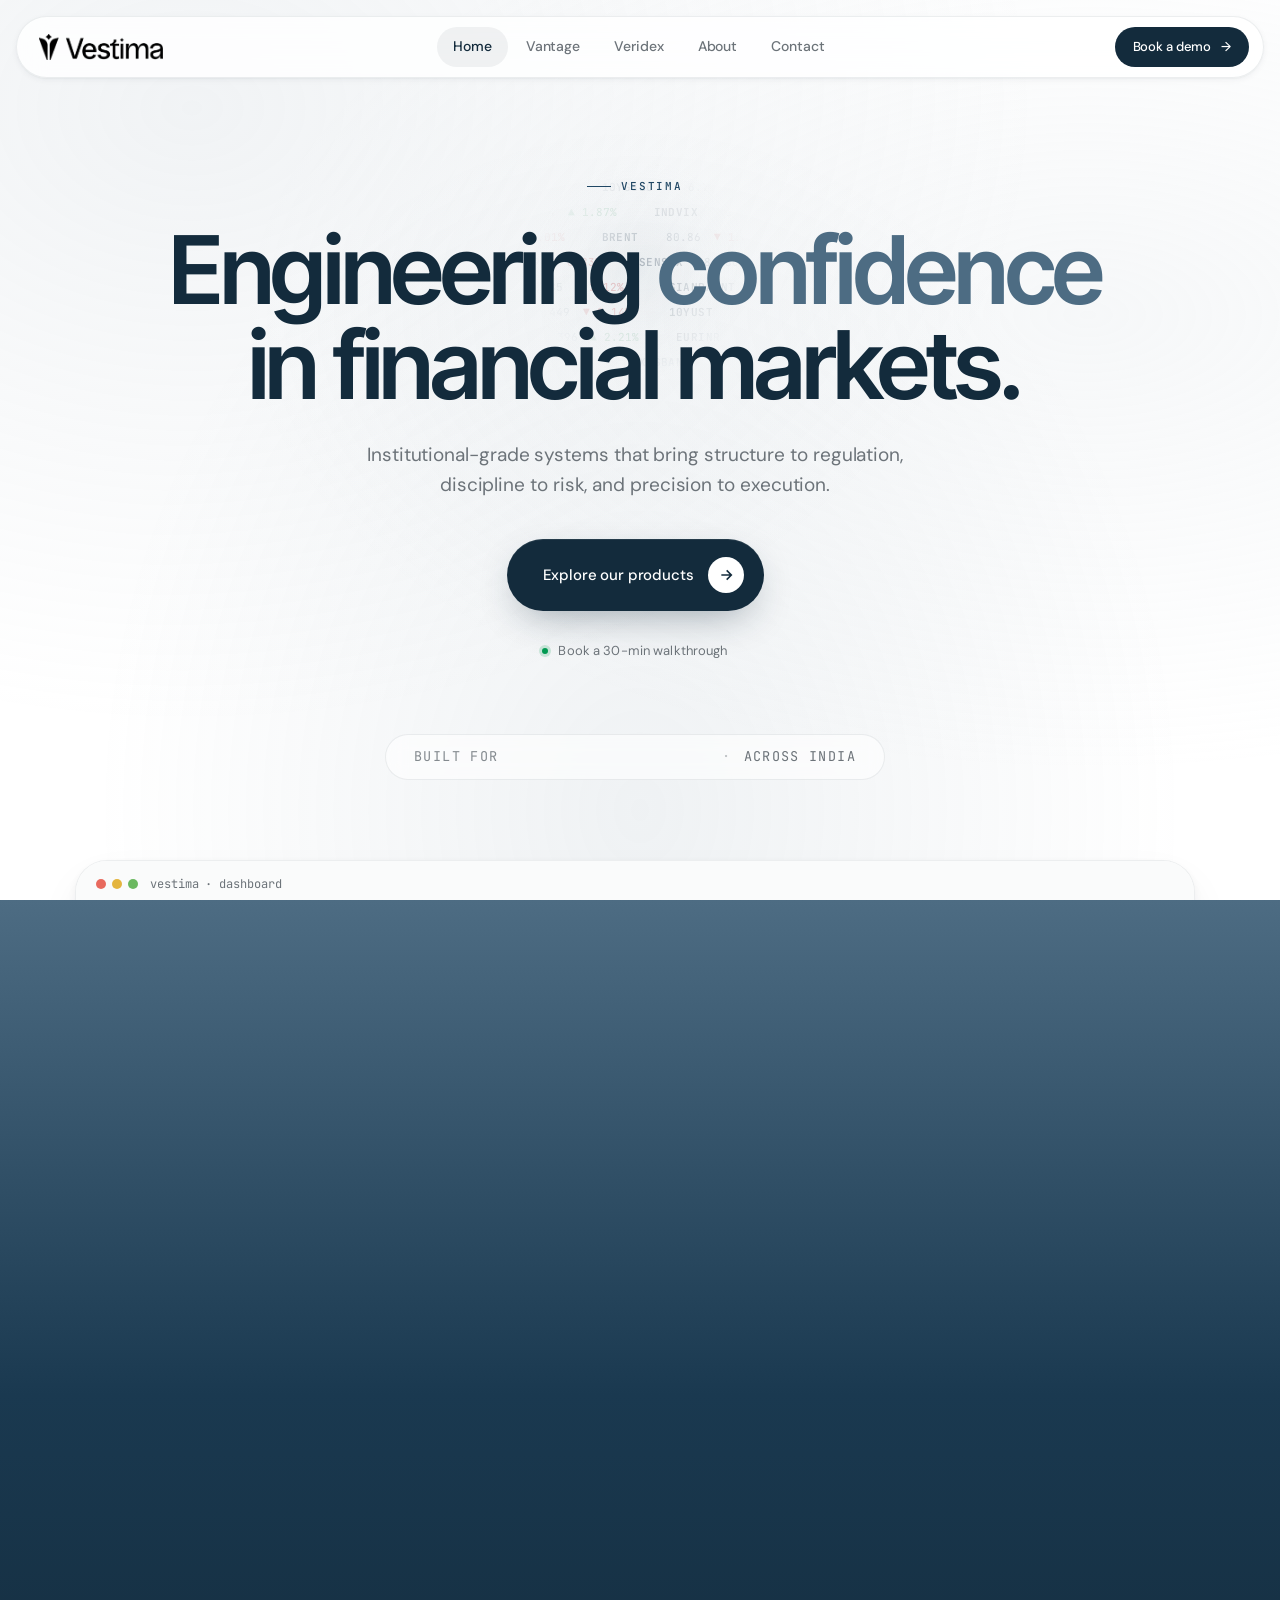
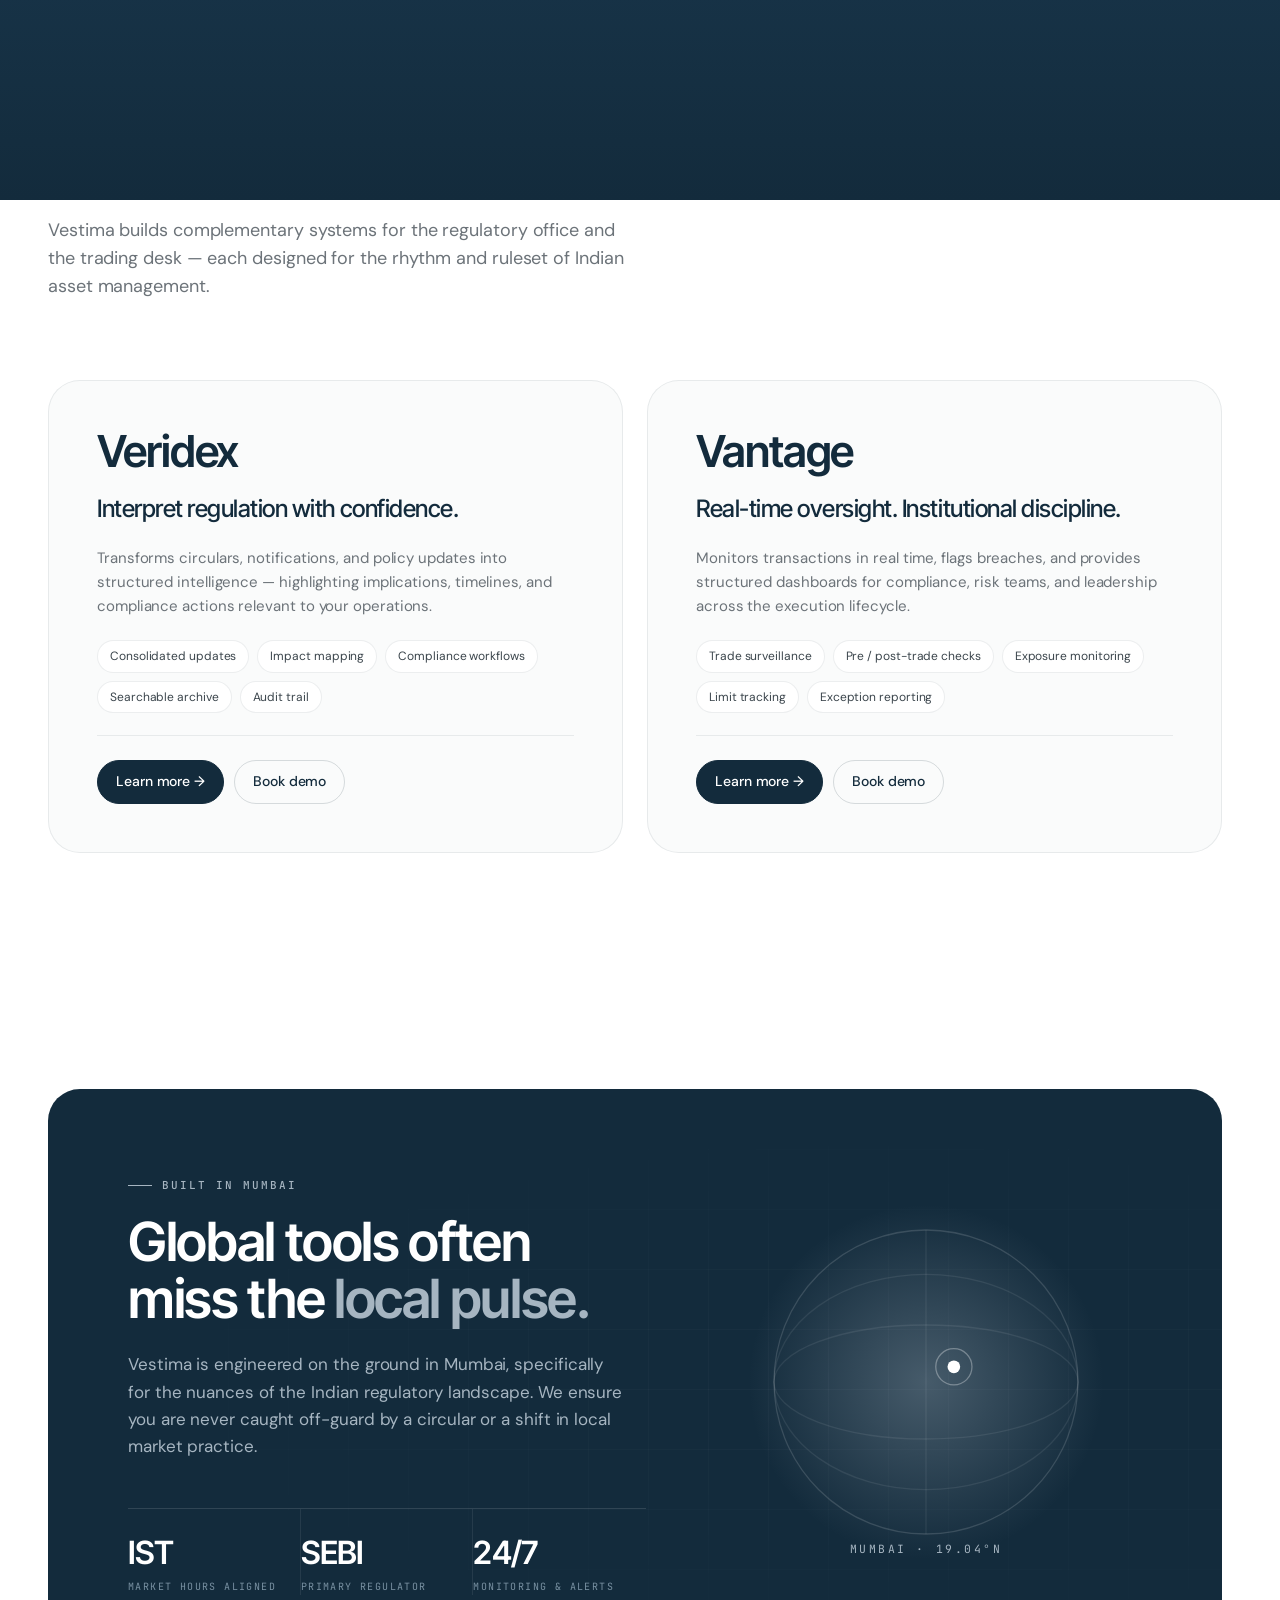
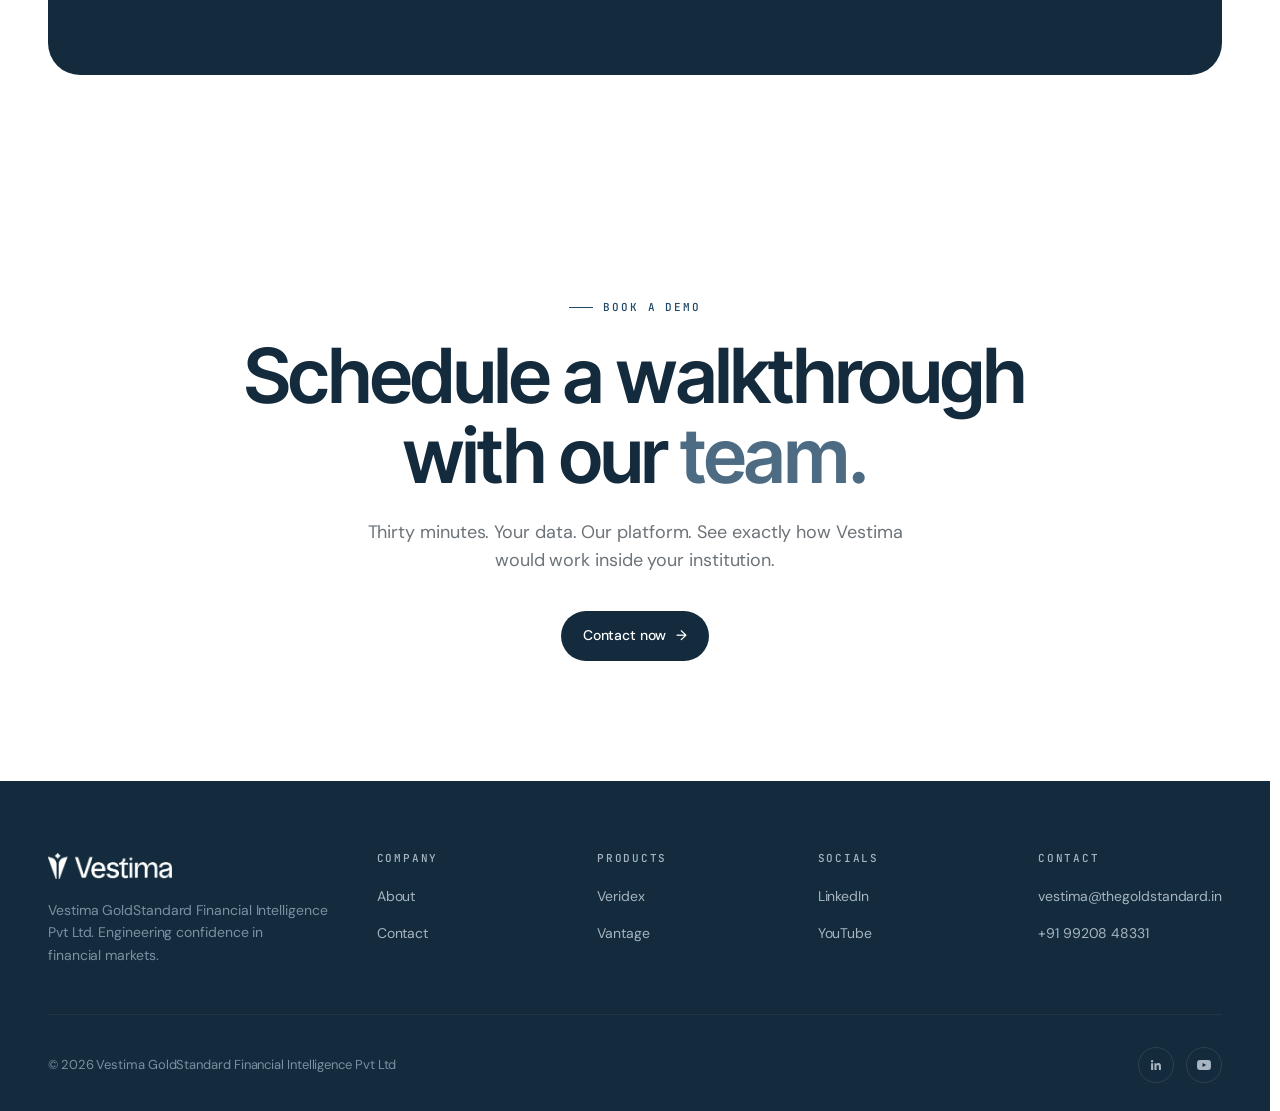
<file: index.html>
<!DOCTYPE html>
<html lang="en">
<head>
<meta charset="UTF-8">
<meta name="viewport" content="width=device-width, initial-scale=1.0">
<script>(function(){try{if(sessionStorage.getItem('pt-incoming')==='1'){document.documentElement.classList.add('pt-incoming');}}catch(e){}})();</script>
<title>Vestima — Engineering confidence in financial markets</title>
<meta name="description" content="Vestima builds institutional-grade systems for AMCs, PMSs and compliance teams across India — bringing structure to regulation, discipline to risk, and precision to execution.">
<meta name="keywords" content="Vestima, vestima.in, risk management, regulatory intelligence, AMC, PMS, compliance, India, Vantage, Veridex">
<meta name="author" content="Vestima">
<meta name="robots" content="index, follow">
<link rel="canonical" href="https://vestima.in/">
<link rel="icon" type="image/png" href="/assets/logo-mark.png">
<link rel="apple-touch-icon" href="/assets/logo-mark.png">

<!-- Open Graph -->
<meta property="og:type" content="website">
<meta property="og:site_name" content="Vestima">
<meta property="og:title" content="Vestima — Engineering confidence in financial markets">
<meta property="og:description" content="Institutional-grade systems for AMCs, PMSs and compliance teams across India.">
<meta property="og:url" content="https://vestima.in/">
<meta property="og:image" content="https://vestima.in/assets/logo-full.png">
<meta property="og:locale" content="en_IN">

<!-- Twitter -->
<meta name="twitter:card" content="summary_large_image">
<meta name="twitter:title" content="Vestima — Engineering confidence in financial markets">
<meta name="twitter:description" content="Institutional-grade systems for AMCs, PMSs and compliance teams across India.">
<meta name="twitter:image" content="https://vestima.in/assets/logo-full.png">

<link rel="preconnect" href="https://fonts.googleapis.com">
<link rel="preconnect" href="https://fonts.gstatic.com" crossorigin>
<link href="https://fonts.googleapis.com/css2?family=Inter+Tight:wght@400;500;600;700&family=DM+Sans:wght@400;500;600&family=JetBrains+Mono:wght@400;500&display=swap" rel="stylesheet">
<link rel="stylesheet" href="/assets/tokens.css?v=25">
<link rel="stylesheet" href="/assets/layout.css?v=25">
<link rel="stylesheet" href="/assets/home.css?v=25">

<script type="application/ld+json">
{
  "@context": "https://schema.org",
  "@type": "Organization",
  "name": "Vestima",
  "url": "https://vestima.in/",
  "logo": "https://vestima.in/assets/logo-full.png",
  "description": "Vestima builds institutional-grade systems for AMCs, PMSs and compliance teams across India — bringing structure to regulation, discipline to risk, and precision to execution.",
  "areaServed": "IN",
  "sameAs": []
}
</script>
<script type="application/ld+json">
{
  "@context": "https://schema.org",
  "@type": "WebSite",
  "name": "Vestima",
  "url": "https://vestima.in/"
}
</script>
</head>
<body>
<div class="page-transition" id="ptOverlay"><div class="pt-logo"><img src="/assets/logo-full.png" alt="Vestima"></div></div>
<div id="page-ticker" aria-hidden="true"></div>

<header class="site-header">
  <a href="/" class="logo">
    <img src="/assets/logo-full.png" alt="Vestima">
  </a>
  <nav class="nav-links">
    <a href="/" class="active">Home</a>
    <a href="/vantage/">Vantage</a>
    <a href="/veridex/">Veridex</a>
    <a href="/about/">About</a>
    <a href="/contact/">Contact</a>
  </nav>
  <a href="/contact/" class="btn btn-primary header-cta">Book a demo <span class="arr">→</span></a>
</header>

<!-- HERO -->
<section class="hero">
  <div class="hero-bg">
    <div class="grid-lines"></div>
    <div class="wash w1"></div>
    <div class="wash w2"></div>
  </div>

  <div class="container">
    <div class="hero-inner">
      <span class="eyebrow" data-reveal>Vestima</span>
      <h1 data-reveal data-delay="1">Engineering <em>confidence</em> in financial markets.</h1>
      <p class="hero-sub" data-reveal data-delay="2">
        Institutional-grade systems that bring structure to regulation, discipline to risk, and precision to execution.
      </p>
      <div class="hero-cta" data-reveal data-delay="3">
        <a href="#offerings" class="cta-main">
          <span class="cta-text">Explore our products</span>
          <span class="cta-arrow"><svg width="16" height="16" viewBox="0 0 24 24" fill="none" stroke="currentColor" stroke-width="2.4"><path d="M5 12h14M13 5l7 7-7 7"/></svg></span>
        </a>
        <a href="/contact/" class="cta-secondary">
          <span class="cta-dot"></span>
          <span>Book a 30-min walkthrough</span>
        </a>
      </div>

      <div class="hero-built-for" data-reveal data-delay="4">
        <span class="bf-label">Built for</span>
        <span class="bf-rotator" aria-live="polite">
          <span class="bf-word is-active">AMCs</span>
          <span class="bf-word">PMSs</span>
          <span class="bf-word">CIOs</span>
          <span class="bf-word">Compliance teams</span>
        </span>
        <span class="bf-sep">·</span>
        <span class="bf-suffix">across India</span>
      </div>
    </div>

    <!-- Product visual -->
    <div class="hero-visual" data-reveal data-delay="4">
      <div class="dashboard">
        <div class="dashboard-chrome">
          <div class="dots"><span></span><span></span><span></span></div>
          <div class="title">vestima · dashboard</div>
        </div>
        <div class="dashboard-body">
          <aside class="dash-side">
            <div class="group">Intelligence</div>
            <div class="nav active"><span class="dot"></span>Weekly summary</div>
            <div class="nav"><span class="dot"></span>Upcoming actions</div>
            <div class="nav"><span class="dot"></span>Impact radar</div>
            <div class="nav"><span class="dot"></span>Heatmap</div>
            <div class="group">Surveillance</div>
            <div class="nav"><span class="dot"></span>Exposures</div>
            <div class="nav"><span class="dot"></span>Exceptions</div>
            <div class="nav"><span class="dot"></span>Broker intel</div>
          </aside>
          <main class="dash-main">
            <div class="dash-topline">
              <h3>This week</h3>
              <span class="live">Live · 14,204 docs indexed</span>
            </div>

            <div class="kpi-row">
              <div class="kpi">
                <div class="lbl">Material changes</div>
                <div class="val"><span data-count="14">0</span></div>
                <div class="delta up">+3 vs last week</div>
              </div>
              <div class="kpi">
                <div class="lbl">Critical deadlines</div>
                <div class="val" style="color:var(--alert-500)"><span data-count="3">0</span></div>
                <div class="delta crit">&lt; 30 days</div>
              </div>
              <div class="kpi">
                <div class="lbl">Exposure vs limit</div>
                <div class="val"><span data-count="68.4" data-suffix="%">0</span></div>
                <div class="delta">0 breaches · 24h</div>
              </div>
            </div>

            <div class="dash-table">
              <div class="th">
                <span>Circular</span>
                <span>Subject</span>
                <span>Impact</span>
                <span>Due</span>
              </div>
              <div class="tr">
                <span class="id">HO/IMD/03</span>
                <span class="title">PMS · quarterly disclosure</span>
                <span class="pill crit">Critical</span>
                <span class="countdown crit">6d</span>
              </div>
              <div class="tr">
                <span class="id">HO/PMS/02</span>
                <span class="title">PMS · client reporting framework</span>
                <span class="pill high">High</span>
                <span class="countdown high">18d</span>
              </div>
              <div class="tr">
                <span class="id">HO/MFD/09</span>
                <span class="title">Mutual Funds · cyber resilience</span>
                <span class="pill info">Moderate</span>
                <span class="countdown ok">42d</span>
              </div>
              <div class="tr">
                <span class="id">HO/PMS/11</span>
                <span class="title">PMS · annual audited statements</span>
                <span class="pill ok">On-track</span>
                <span class="countdown ok">89d</span>
              </div>
            </div>
          </main>
        </div>
      </div>
    </div>
  </div>
</section>

<!-- OFFERINGS -->
<section class="section" id="offerings">
  <div class="container">
    <div class="section-head" data-reveal>
      <span class="eyebrow">Our offerings</span>
      <h2>Two products. One infrastructure for <em>confidence.</em></h2>
      <p>Vestima builds complementary systems for the regulatory office and the trading desk — each designed for the rhythm and ruleset of Indian asset management.</p>
    </div>

    <div class="offerings">
      <article class="offering" data-reveal>
        <div class="o-head">
          <div class="o-name">Veridex</div>
        </div>
        <div class="o-tagline">Interpret regulation with confidence.</div>
        <div class="o-desc">Transforms circulars, notifications, and policy updates into structured intelligence — highlighting implications, timelines, and compliance actions relevant to your operations.</div>
        <ul class="o-caps">
          <li>Consolidated updates</li>
          <li>Impact mapping</li>
          <li>Compliance workflows</li>
          <li>Searchable archive</li>
          <li>Audit trail</li>
        </ul>
        <div class="o-foot">
          <a href="/veridex/" class="primary">Learn more →</a>
          <a href="/contact/">Book demo</a>
        </div>
      </article>

      <article class="offering" data-reveal data-delay="1">
        <div class="o-head">
          <div class="o-name">Vantage</div>
        </div>
        <div class="o-tagline">Real-time oversight. Institutional discipline.</div>
        <div class="o-desc">Monitors transactions in real time, flags breaches, and provides structured dashboards for compliance, risk teams, and leadership across the execution lifecycle.</div>
        <ul class="o-caps">
          <li>Trade surveillance</li>
          <li>Pre / post-trade checks</li>
          <li>Exposure monitoring</li>
          <li>Limit tracking</li>
          <li>Exception reporting</li>
        </ul>
        <div class="o-foot">
          <a href="/vantage/" class="primary">Learn more →</a>
          <a href="/contact/">Book demo</a>
        </div>
      </article>
    </div>
  </div>
</section>

<!-- LOCAL PULSE -->
<section class="section-sm">
  <div class="container">
    <div class="local-pulse" data-reveal>
      <div>
        <span class="eyebrow">Built in Mumbai</span>
        <h2>Global tools often miss the <em>local pulse.</em></h2>
        <p>Vestima is engineered on the ground in Mumbai, specifically for the nuances of the Indian regulatory landscape. We ensure you are never caught off-guard by a circular or a shift in local market practice.</p>
        <div class="pulse-stats">
          <div><span class="n">IST</span><span class="l">Market hours aligned</span></div>
          <div><span class="n">SEBI</span><span class="l">Primary regulator</span></div>
          <div><span class="n">24/7</span><span class="l">Monitoring &amp; alerts</span></div>
        </div>
      </div>
      <div class="globe-viz">
        <svg viewBox="0 0 300 300">
          <defs>
            <radialGradient id="g1" cx="50%" cy="50%">
              <stop offset="0%" stop-color="rgba(166,181,193,0.35)"/>
              <stop offset="100%" stop-color="rgba(166,181,193,0)"/>
            </radialGradient>
          </defs>
          <circle cx="150" cy="150" r="140" fill="url(#g1)"/>
          <circle cx="150" cy="150" r="120" fill="none" stroke="rgba(255,255,255,0.14)"/>
          <ellipse cx="150" cy="150" rx="120" ry="45" fill="none" stroke="rgba(255,255,255,0.08)"/>
          <ellipse cx="150" cy="150" rx="120" ry="85" fill="none" stroke="rgba(255,255,255,0.08)"/>
          <line x1="150" y1="30" x2="150" y2="270" stroke="rgba(255,255,255,0.08)"/>
          <circle cx="172" cy="138" r="5" fill="#FFFFFF"/>
          <circle cx="172" cy="138" r="14" fill="none" stroke="#FFFFFF" opacity="0.5">
            <animate attributeName="r" values="5;22;5" dur="2.5s" repeatCount="indefinite"/>
            <animate attributeName="opacity" values="0.7;0;0.7" dur="2.5s" repeatCount="indefinite"/>
          </circle>
          <text x="150" y="285" text-anchor="middle" font-family="JetBrains Mono, monospace" font-size="9" fill="#A6B5C1" letter-spacing="2">MUMBAI · 19.04°N</text>
        </svg>
      </div>
    </div>
  </div>
</section>

<!-- CTA -->
<section class="cta">
  <div class="container">
    <span class="eyebrow" data-reveal>Book a demo</span>
    <h2 data-reveal data-delay="1">Schedule a walkthrough<br>with our <em>team.</em></h2>
    <p data-reveal data-delay="2">Thirty minutes. Your data. Our platform. See exactly how Vestima would work inside your institution.</p>
    <div data-reveal data-delay="3">
      <a href="/contact/" class="btn btn-primary">Contact now <span class="arr">→</span></a>
    </div>
  </div>
</section>

<!-- FOOTER -->
<footer class="site-footer">
  <div class="container">
    <div class="footer-top">
      <div class="footer-brand">
        <div class="logo">
          <img src="/assets/logo-full.png" alt="Vestima">
        </div>
        <p>Vestima GoldStandard Financial Intelligence Pvt Ltd. Engineering confidence in financial markets.</p>
      </div>
      <div class="footer-col">
        <h6>Company</h6>
        <ul><li><a href="/about/">About</a></li><li><a href="/contact/">Contact</a></li></ul>
      </div>
      <div class="footer-col">
        <h6>Products</h6>
        <ul><li><a href="/veridex/">Veridex</a></li><li><a href="/vantage/">Vantage</a></li></ul>
      </div>
      <div class="footer-col">
        <h6>Socials</h6>
        <ul><li><a href="https://www.linkedin.com/company/Vestima" target="_blank">LinkedIn</a></li><li><a href="https://www.youtube.com/@VestimaGoldStandard" target="_blank">YouTube</a></li></ul>
      </div>
      <div class="footer-col">
        <h6>Contact</h6>
        <ul>
          <li><a href="mailto:vestima@thegoldstandard.in">vestima@thegoldstandard.in</a></li>
          <li><a href="tel:+919920848331">+91 99208 48331</a></li>
        </ul>
      </div>
    </div>

    <div class="footer-bottom">
      <div>© 2026 Vestima GoldStandard Financial Intelligence Pvt Ltd</div>
      <div class="footer-socials">
        <a href="https://www.linkedin.com/company/Vestima" target="_blank" title="LinkedIn"><svg width="14" height="14" viewBox="0 0 24 24" fill="currentColor"><path d="M20.447 20.452h-3.554v-5.569c0-1.328-.027-3.037-1.852-3.037-1.853 0-2.136 1.445-2.136 2.939v5.667H9.351V9h3.414v1.561h.046c.477-.9 1.637-1.85 3.37-1.85 3.601 0 4.267 2.37 4.267 5.455v6.286zM5.337 7.433a2.062 2.062 0 01-2.063-2.065 2.063 2.063 0 112.063 2.065zm1.782 13.019H3.555V9h3.564v11.452z"/></svg></a>
        <a href="https://www.youtube.com/@VestimaGoldStandard" target="_blank" title="YouTube"><svg width="14" height="14" viewBox="0 0 24 24" fill="currentColor"><path d="M23.498 6.186a3.016 3.016 0 00-2.122-2.136C19.505 3.545 12 3.545 12 3.545s-7.505 0-9.377.505A3.017 3.017 0 00.502 6.186C0 8.07 0 12 0 12s0 3.93.502 5.814a3.016 3.016 0 002.122 2.136c1.871.505 9.376.505 9.376.505s7.505 0 9.377-.505a3.015 3.015 0 002.122-2.136C24 15.93 24 12 24 12s0-3.93-.502-5.814zM9.545 15.568V8.432L15.818 12l-6.273 3.568z"/></svg></a>
      </div>
    </div>
  </div>
</footer>

<script src="/assets/site.js?v=25"></script>
</body>
</html>
</file>
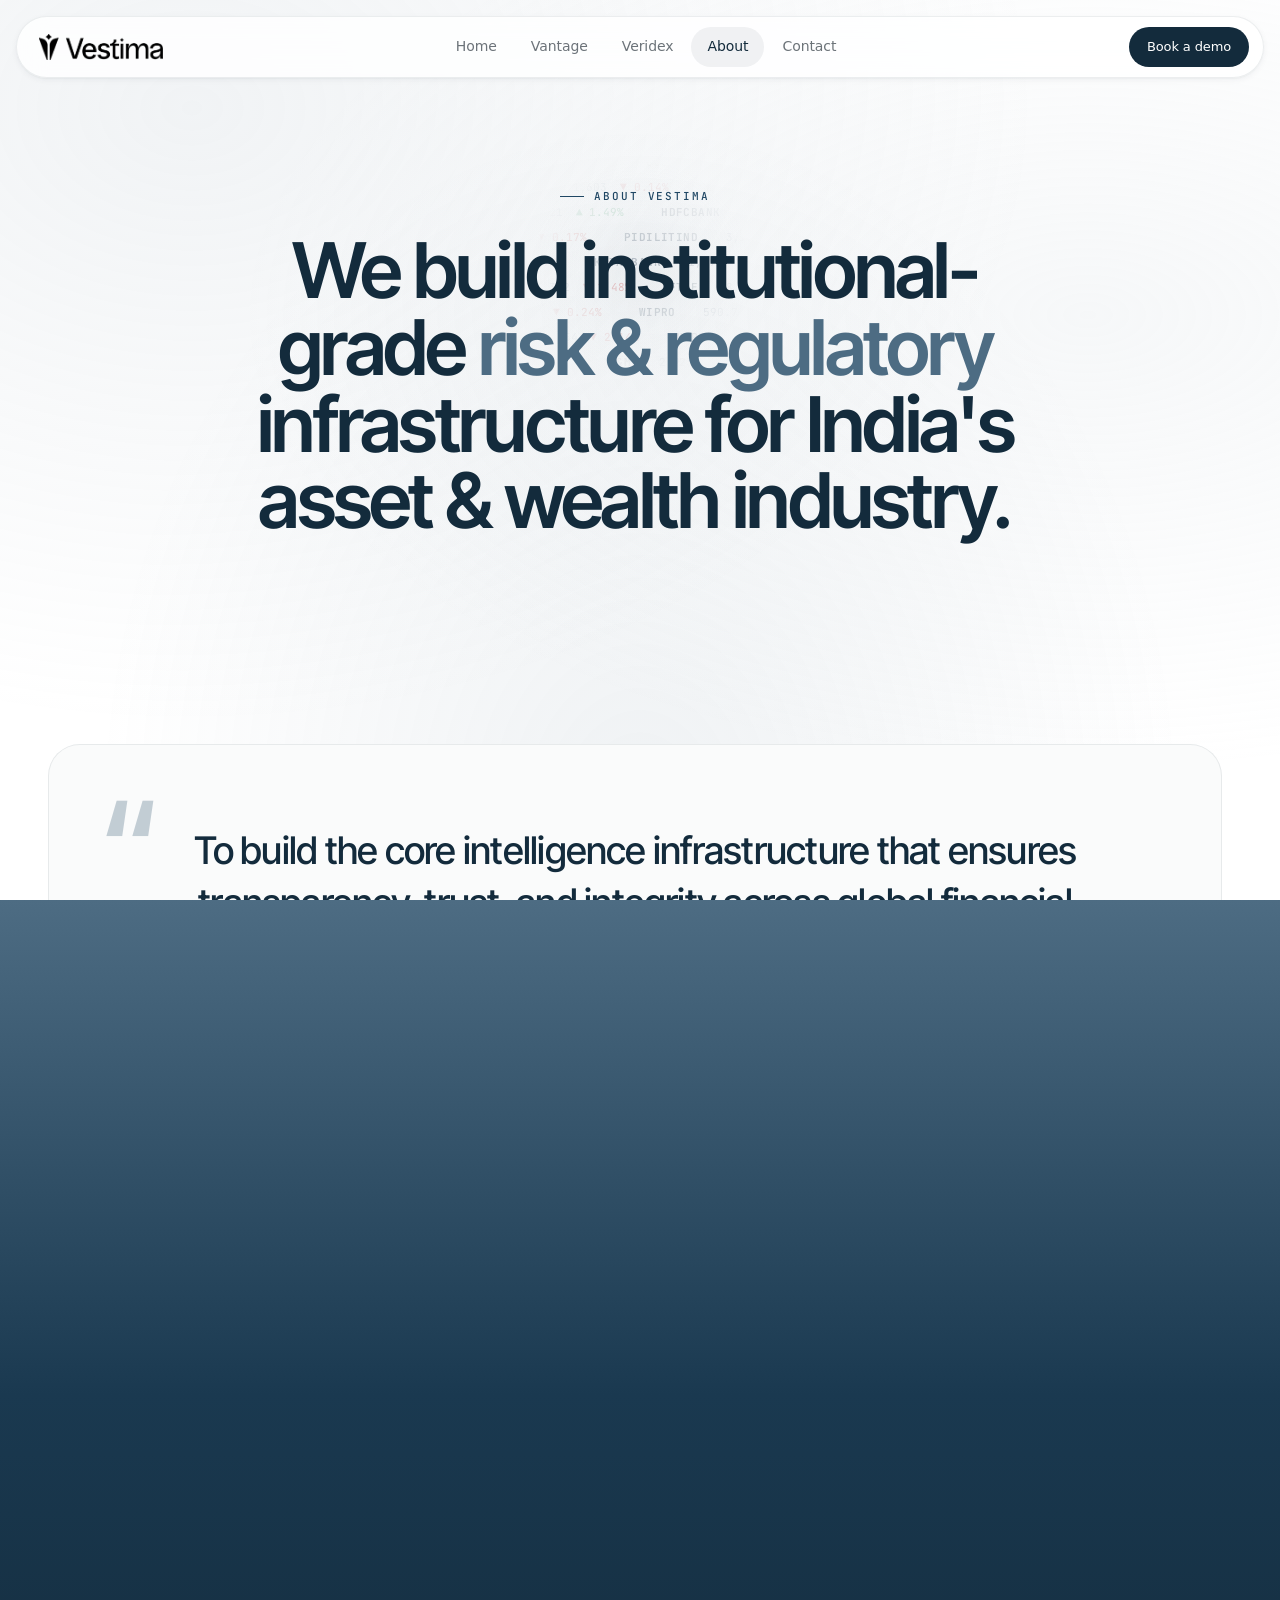
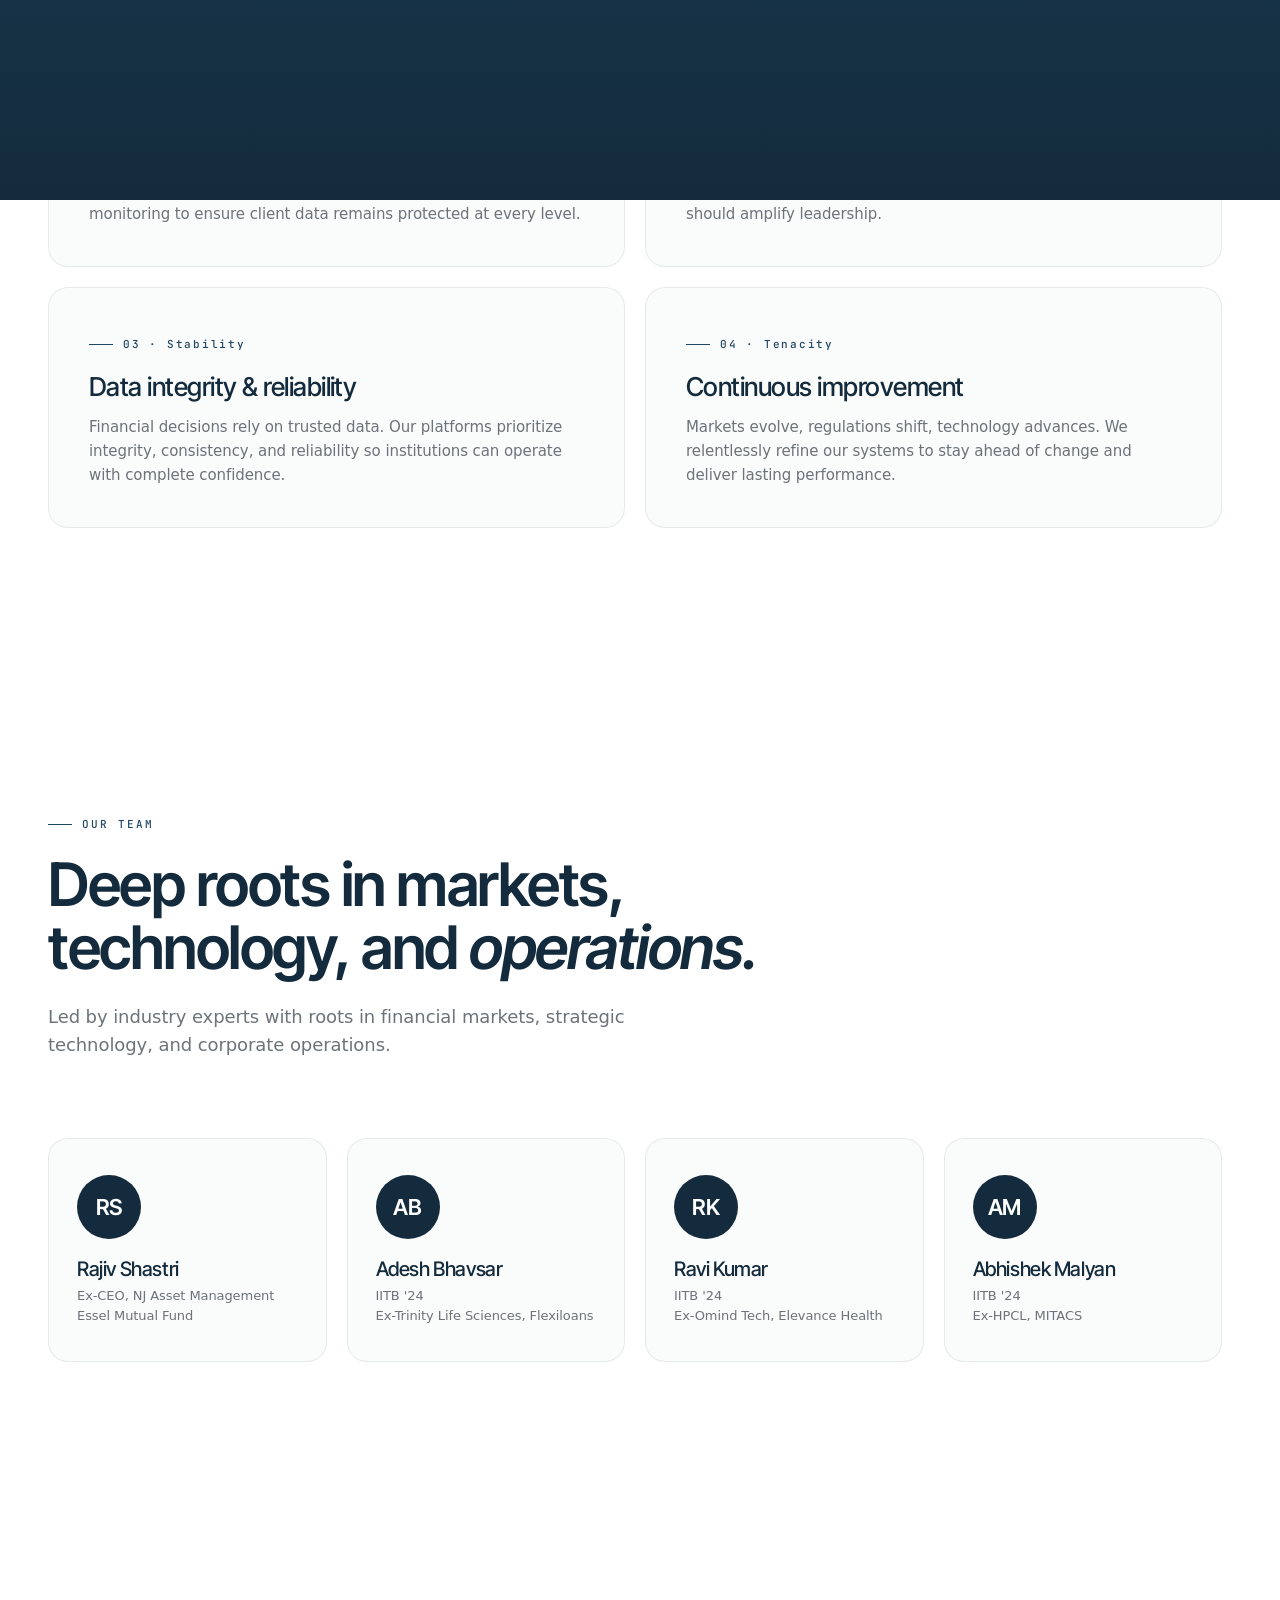
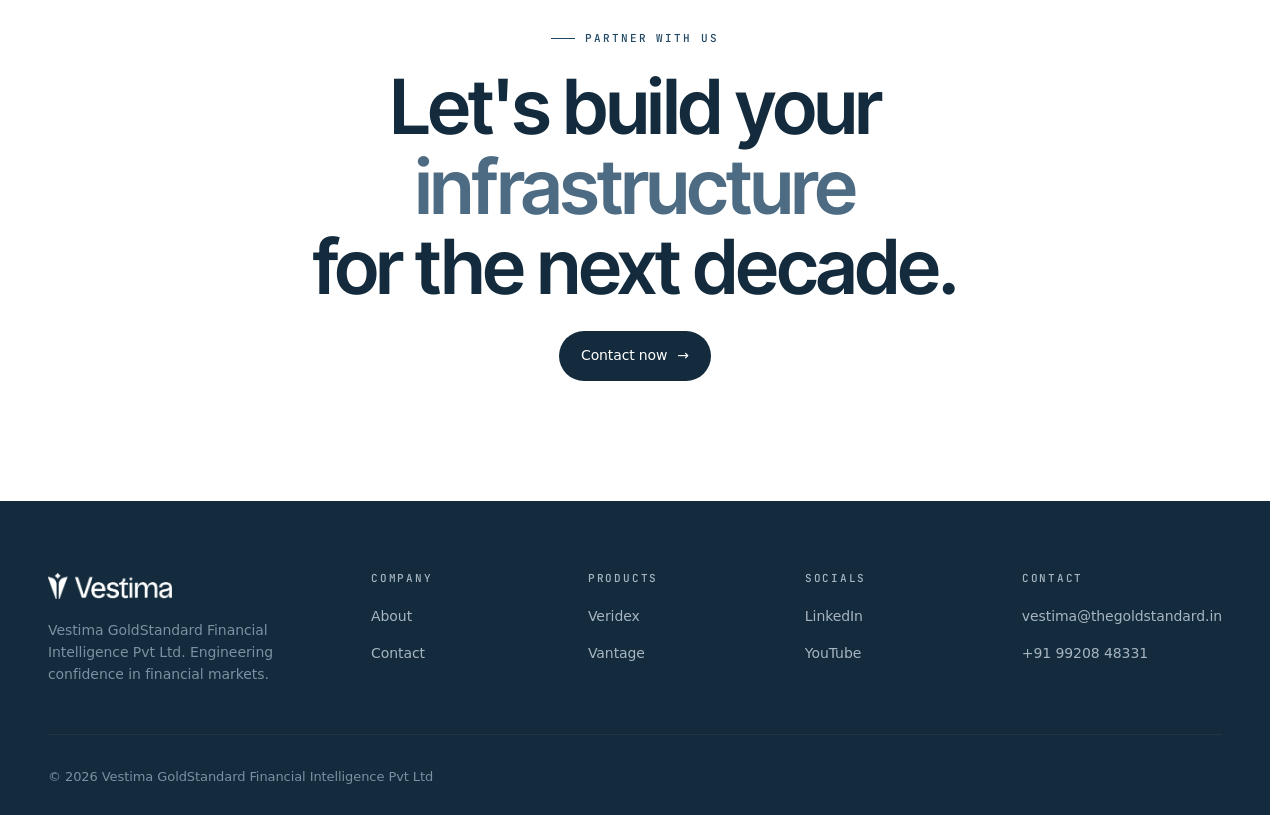
<file: about/index.html>
<!DOCTYPE html>
<html lang="en">
<head>
<meta charset="UTF-8">
<meta name="viewport" content="width=device-width, initial-scale=1.0">
<script>(function(){try{if(sessionStorage.getItem('pt-incoming')==='1'){document.documentElement.classList.add('pt-incoming');}}catch(e){}})();</script>
<title>About — Vestima</title>
<meta name="description" content="About Vestima — the team and mission behind institutional-grade risk and regulatory systems for India's financial markets.">
<meta name="author" content="Vestima">
<meta name="robots" content="index, follow">
<link rel="canonical" href="https://vestima.in/about/">
<link rel="icon" type="image/png" href="/assets/logo-mark.png">
<link rel="apple-touch-icon" href="/assets/logo-mark.png">

<meta property="og:type" content="website">
<meta property="og:site_name" content="Vestima">
<meta property="og:title" content="About — Vestima">
<meta property="og:description" content="The team and mission behind Vestima.">
<meta property="og:url" content="https://vestima.in/about/">
<meta property="og:image" content="https://vestima.in/assets/logo-full.png">
<meta property="og:locale" content="en_IN">

<meta name="twitter:card" content="summary_large_image">
<meta name="twitter:title" content="About — Vestima">
<meta name="twitter:description" content="The team and mission behind Vestima.">
<meta name="twitter:image" content="https://vestima.in/assets/logo-full.png">

<link rel="preconnect" href="https://fonts.googleapis.com">
<link rel="preconnect" href="https://fonts.gstatic.com" crossorigin>
<link href="https://fonts.googleapis.com/css2?family=Instrument+Serif:ital@0;1&family=Inter+Tight:wght@400;500;600&family=JetBrains+Mono:wght@400;500&display=swap" rel="stylesheet">
<link rel="stylesheet" href="/assets/tokens.css?v=25">
<link rel="stylesheet" href="/assets/layout.css?v=25">
<link rel="stylesheet" href="/assets/home.css?v=25">
</head>
<body>
<div class="page-transition" id="ptOverlay"><div class="pt-logo"><img src="/assets/logo-full.png" alt="Vestima"></div></div>
<div id="page-ticker" aria-hidden="true"></div>

<header class="site-header">
  <a href="/" class="logo"><img src="/assets/logo-full.png" alt="Vestima"></a>
  <nav class="nav-links">
    <a href="/">Home</a>
    <a href="/vantage/">Vantage</a>
    <a href="/veridex/">Veridex</a>
    <a href="/about/" class="active">About</a>
    <a href="/contact/">Contact</a>
  </nav>
  <a href="/contact/" class="btn btn-primary header-cta">Book a demo</a>
</header>

<section class="hero" style="padding:180px 0 80px;">
  <div class="hero-bg"><div class="grid-lines"></div><div class="wash w1"></div><div class="wash w2"></div></div>
  <div class="container">
    <div class="hero-inner">
      <span class="eyebrow" data-reveal>About Vestima</span>
      <h1 data-reveal data-delay="1" style="font-size:clamp(44px,6vw,80px);">We build institutional-grade <em>risk &amp; regulatory</em> infrastructure for India's asset &amp; wealth industry.</h1>
    </div>
  </div>
</section>

<section class="section-sm">
  <div class="container">
    <div class="vision" data-reveal>
      <blockquote>To build the core intelligence infrastructure that ensures transparency, trust, and integrity across global financial markets.</blockquote>
    </div>
  </div>
</section>

<section class="section">
  <div class="container">
    <div class="section-head" data-reveal>
      <span class="eyebrow">Our core values</span>
      <h2>Infrastructure that is invisible but <em>intelligent.</em></h2>
      <p>Financial institutions perform best when infrastructure is invisible — until it needs to be absolutely certain.</p>
    </div>
    <div class="values-grid">
      <div class="value" data-reveal><span class="pill-label">01 · Vigilance</span><h4>Client data security</h4><p>Your data is your advantage. Our systems are built with strict security architecture, controlled access, and continuous monitoring to ensure client data remains protected at every level.</p></div>
      <div class="value" data-reveal data-delay="1"><span class="pill-label">02 · Empowerment</span><h4>Leadership through capability</h4><p>We empower institutions with tools that strengthen decision-making, operational control, and market intelligence. Technology should amplify leadership.</p></div>
      <div class="value" data-reveal data-delay="2"><span class="pill-label">03 · Stability</span><h4>Data integrity &amp; reliability</h4><p>Financial decisions rely on trusted data. Our platforms prioritize integrity, consistency, and reliability so institutions can operate with complete confidence.</p></div>
      <div class="value" data-reveal data-delay="3"><span class="pill-label">04 · Tenacity</span><h4>Continuous improvement</h4><p>Markets evolve, regulations shift, technology advances. We relentlessly refine our systems to stay ahead of change and deliver lasting performance.</p></div>
    </div>
  </div>
</section>

<section class="section">
  <div class="container">
    <div class="section-head" data-reveal>
      <span class="eyebrow">Our team</span>
      <h2>Deep roots in markets, technology, and <em>operations.</em></h2>
      <p>Led by industry experts with roots in financial markets, strategic technology, and corporate operations.</p>
    </div>
    <div class="team-grid">
      <div class="member" data-reveal><div class="avatar">RS</div><h5>Rajiv Shastri</h5><div class="role">Ex-CEO, NJ Asset Management<br>Essel Mutual Fund</div></div>
      <div class="member" data-reveal data-delay="1"><div class="avatar">AB</div><h5>Adesh Bhavsar</h5><div class="role">IITB '24<br>Ex-Trinity Life Sciences, Flexiloans</div></div>
      <div class="member" data-reveal data-delay="2"><div class="avatar">RK</div><h5>Ravi Kumar</h5><div class="role">IITB '24<br>Ex-Omind Tech, Elevance Health</div></div>
      <div class="member" data-reveal data-delay="3"><div class="avatar">AM</div><h5>Abhishek Malyan</h5><div class="role">IITB '24<br>Ex-HPCL, MITACS</div></div>
    </div>
  </div>
</section>

<section class="cta">
  <div class="container">
    <span class="eyebrow" data-reveal>Partner with us</span>
    <h2 data-reveal data-delay="1">Let's build your <em>infrastructure</em><br>for the next decade.</h2>
    <a href="/contact/" class="btn btn-primary" data-reveal data-delay="2">Contact now <span class="arr">→</span></a>
  </div>
</section>

<footer class="site-footer">
  <div class="container">
    <div class="footer-top">
      <div class="footer-brand"><div class="logo"><img src="/assets/logo-full.png" alt="Vestima"></div><p>Vestima GoldStandard Financial Intelligence Pvt Ltd. Engineering confidence in financial markets.</p></div>
      <div class="footer-col"><h6>Company</h6><ul><li><a href="/about/">About</a></li><li><a href="/contact/">Contact</a></li></ul></div>
      <div class="footer-col"><h6>Products</h6><ul><li><a href="/veridex/">Veridex</a></li><li><a href="/vantage/">Vantage</a></li></ul></div>
      <div class="footer-col"><h6>Socials</h6><ul><li><a href="https://www.linkedin.com/company/Vestima" target="_blank">LinkedIn</a></li><li><a href="https://www.youtube.com/@VestimaGoldStandard" target="_blank">YouTube</a></li></ul></div>
      <div class="footer-col"><h6>Contact</h6><ul><li><a href="mailto:vestima@thegoldstandard.in">vestima@thegoldstandard.in</a></li><li><a href="tel:+919920848331">+91 99208 48331</a></li></ul></div>
    </div>
    <div class="footer-bottom"><div>© 2026 Vestima GoldStandard Financial Intelligence Pvt Ltd</div></div>
  </div>
</footer>
<script src="/assets/site.js?v=25"></script>
</body>
</html>
</file>
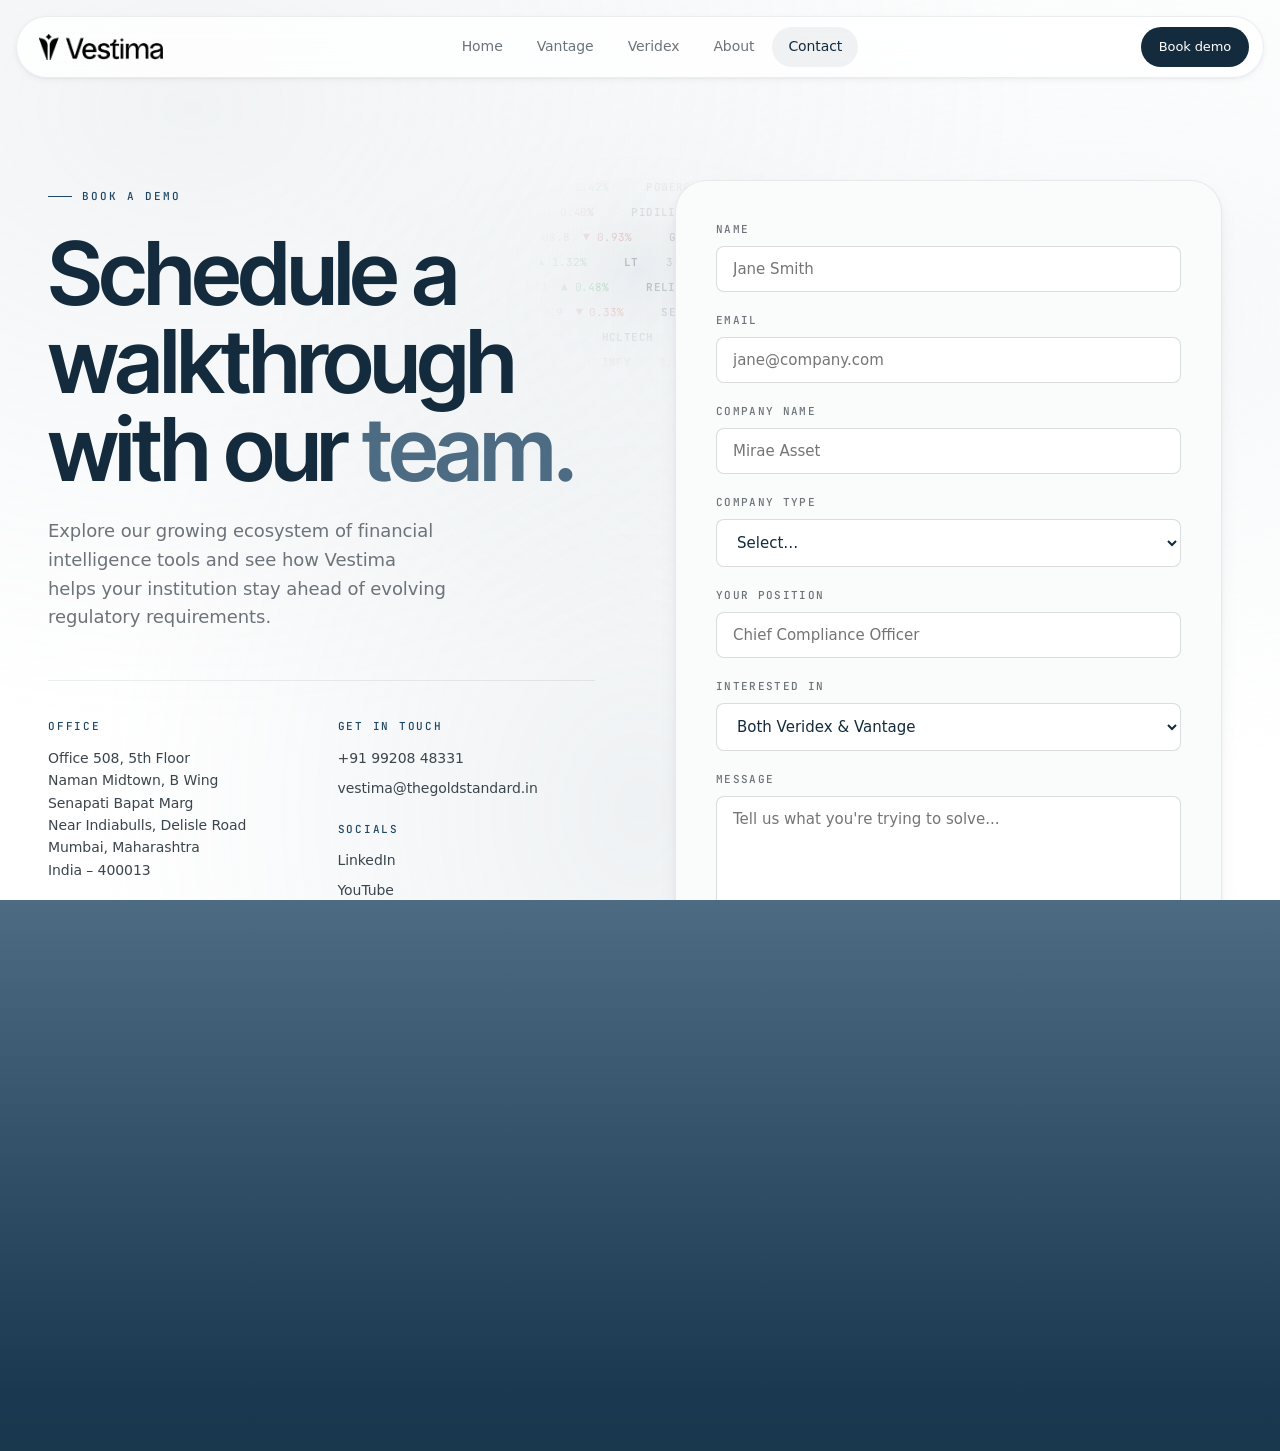
<file: contact/index.html>
<!DOCTYPE html>
<html lang="en">
<head>
<meta charset="UTF-8">
<meta name="viewport" content="width=device-width, initial-scale=1.0">
<script>(function(){try{if(sessionStorage.getItem('pt-incoming')==='1'){document.documentElement.classList.add('pt-incoming');}}catch(e){}})();</script>
<title>Contact — Book a demo with Vestima</title>
<meta name="description" content="Book a 30-minute walkthrough of Vestima's risk and regulatory products. Get in touch with the team to see Vantage and Veridex in action.">
<meta name="author" content="Vestima">
<meta name="robots" content="index, follow">
<link rel="canonical" href="https://vestima.in/contact/">
<link rel="icon" type="image/png" href="/assets/logo-mark.png">
<link rel="apple-touch-icon" href="/assets/logo-mark.png">

<meta property="og:type" content="website">
<meta property="og:site_name" content="Vestima">
<meta property="og:title" content="Contact — Book a demo with Vestima">
<meta property="og:description" content="Book a 30-minute walkthrough of Vestima's risk and regulatory products.">
<meta property="og:url" content="https://vestima.in/contact/">
<meta property="og:image" content="https://vestima.in/assets/logo-full.png">
<meta property="og:locale" content="en_IN">

<meta name="twitter:card" content="summary_large_image">
<meta name="twitter:title" content="Contact — Book a demo with Vestima">
<meta name="twitter:description" content="Book a 30-minute walkthrough of Vestima's risk and regulatory products.">
<meta name="twitter:image" content="https://vestima.in/assets/logo-full.png">

<link rel="preconnect" href="https://fonts.googleapis.com">
<link rel="preconnect" href="https://fonts.gstatic.com" crossorigin>
<link href="https://fonts.googleapis.com/css2?family=Instrument+Serif:ital@0;1&family=Inter+Tight:wght@400;500;600&family=JetBrains+Mono:wght@400;500&display=swap" rel="stylesheet">
<link rel="stylesheet" href="/assets/tokens.css?v=25">
<link rel="stylesheet" href="/assets/layout.css?v=25">
<link rel="stylesheet" href="/assets/home.css?v=25">
</head>
<body>
<div class="page-transition" id="ptOverlay"><div class="pt-logo"><img src="/assets/logo-full.png" alt="Vestima"></div></div>
<div id="page-ticker" aria-hidden="true"></div>

<header class="site-header">
  <a href="/" class="logo"><img src="/assets/logo-full.png" alt="Vestima"></a>
  <nav class="nav-links">
    <a href="/">Home</a>
    <a href="/vantage/">Vantage</a>
    <a href="/veridex/">Veridex</a>
    <a href="/about/">About</a>
    <a href="/contact/" class="active">Contact</a>
  </nav>
  <a href="#form" class="btn btn-primary header-cta">Book demo</a>
</header>

<section class="hero" style="padding:180px 0 100px;min-height:auto;">
  <div class="hero-bg"><div class="grid-lines"></div><div class="wash w1"></div><div class="wash w2"></div></div>
  <div class="container" style="position:relative;z-index:2;">
    <div class="contact-layout">
      <div class="contact-info">
        <span class="eyebrow" data-reveal>Book a demo</span>
        <h1 data-reveal data-delay="1">Schedule a walkthrough with our <em>team.</em></h1>
        <p class="lead" data-reveal data-delay="2">Explore our growing ecosystem of financial intelligence tools and see how Vestima helps your institution stay ahead of evolving regulatory requirements.</p>
        <div class="contact-blocks" data-reveal data-delay="3">
          <div>
            <h6>Office</h6>
            <p>Office 508, 5th Floor<br>Naman Midtown, B Wing<br>Senapati Bapat Marg<br>Near Indiabulls, Delisle Road<br>Mumbai, Maharashtra<br>India – 400013</p>
          </div>
          <div>
            <h6>Get in touch</h6>
            <div class="line"><a href="tel:+919920848331">+91 99208 48331</a></div>
            <div class="line"><a href="mailto:vestima@thegoldstandard.in">vestima@thegoldstandard.in</a></div>
            <h6 style="margin-top:24px;">Socials</h6>
            <div class="line"><a href="https://www.linkedin.com/company/Vestima" target="_blank">LinkedIn</a></div>
            <div class="line"><a href="https://www.youtube.com/@VestimaGoldStandard" target="_blank">YouTube</a></div>
          </div>
        </div>
      </div>
      <form class="contact-form" id="form" data-reveal data-delay="1">
        <div class="field"><label for="name">Name</label><input id="name" type="text" placeholder="Jane Smith" required></div>
        <div class="field"><label for="email">Email</label><input id="email" type="email" placeholder="jane@company.com" required></div>
        <div class="field"><label for="company-name">Company name</label><input id="company-name" type="text" placeholder="Mirae Asset" required></div>
        <div class="field"><label for="company">Company type</label><select id="company" required><option value="">Select…</option><option>AMC</option><option>PMS</option><option>AIF</option><option>Broker</option><option>Distributor</option><option>Family Office</option><option>Bank / Treasury</option><option>Insurance</option><option>Other</option></select></div>
        <div class="field"><label for="position">Your position</label><input id="position" type="text" placeholder="Chief Compliance Officer" required></div>
        <div class="field"><label for="product">Interested in</label><select id="product"><option>Both Veridex &amp; Vantage</option><option>Veridex only</option><option>Vantage only</option><option>Not sure yet</option></select></div>
        <div class="field"><label for="msg">Message</label><textarea id="msg" placeholder="Tell us what you're trying to solve..."></textarea></div>
        <button type="submit" class="submit" id="submit-btn">Submit →</button>
        <div id="form-msg" style="display:none;margin-top:16px;font-size:14px;"></div>
      </form>

      <script>
        document.getElementById('form').addEventListener('submit', function(e) {
          e.preventDefault();
          var btn = document.getElementById('submit-btn');
          var msg = document.getElementById('form-msg');

          btn.textContent = 'Sending…';
          btn.disabled = true;

          var payload = {
            name:         document.getElementById('name').value,
            email:        document.getElementById('email').value,
            company_name: document.getElementById('company-name').value,
            company:      document.getElementById('company').value,
            position:     document.getElementById('position').value,
            product:      document.getElementById('product').value,
            message:      document.getElementById('msg').value,
            timestamp:    new Date().toISOString(),
            source:       '/contact/'
          };

          fetch('https://script.google.com/macros/s/AKfycbwopGCH-BqqmZTBoNpP8Pa4wR-_8C9BYzzl1SXNRmfHAVJg3_BzgJvIT-3qV0lqiUOS/exec', {
            method: 'POST',
            body: JSON.stringify(payload)
          })
          .then(function(r) { return r.json(); })
          .then(function(data) {
            if (data.success) {
              btn.textContent = 'Thank you — we\'ll be in touch.';
              btn.style.background = 'var(--green-600)';
              msg.style.display = 'block';
              msg.style.color = 'var(--success-600)';
              msg.textContent = 'Your message has been received. Expect to hear from us within 24 hours.';
              document.getElementById('form').reset();
            } else {
              throw new Error('Server error');
            }
          })
          .catch(function() {
            btn.textContent = 'Submit →';
            btn.disabled = false;
            msg.style.display = 'block';
            msg.style.color = 'red';
            msg.textContent = 'Something went wrong. Please email us directly at vestima@thegoldstandard.in';
          });
        });
      </script>
    </div>
  </div>
</section>

<footer class="site-footer">
  <div class="container">
    <div class="footer-top">
      <div class="footer-brand"><div class="logo"><img src="/assets/logo-full.png" alt="Vestima"></div><p>Vestima GoldStandard Financial Intelligence Pvt Ltd. Engineering confidence in financial markets.</p></div>
      <div class="footer-col"><h6>Company</h6><ul><li><a href="/about/">About</a></li><li><a href="/contact/">Contact</a></li></ul></div>
      <div class="footer-col"><h6>Products</h6><ul><li><a href="/veridex/">Veridex</a></li><li><a href="/vantage/">Vantage</a></li></ul></div>
      <div class="footer-col"><h6>Socials</h6><ul><li><a href="https://www.linkedin.com/company/Vestima" target="_blank">LinkedIn</a></li><li><a href="https://www.youtube.com/@VestimaGoldStandard" target="_blank">YouTube</a></li></ul></div>
      <div class="footer-col"><h6>Contact</h6><ul><li><a href="mailto:vestima@thegoldstandard.in">vestima@thegoldstandard.in</a></li><li><a href="tel:+919920848331">+91 99208 48331</a></li></ul></div>
    </div>
    <div class="footer-bottom"><div>© 2026 Vestima GoldStandard Financial Intelligence Pvt Ltd</div></div>
  </div>
</footer>
<script src="/assets/site.js?v=25"></script>
</body>
</html>
</file>
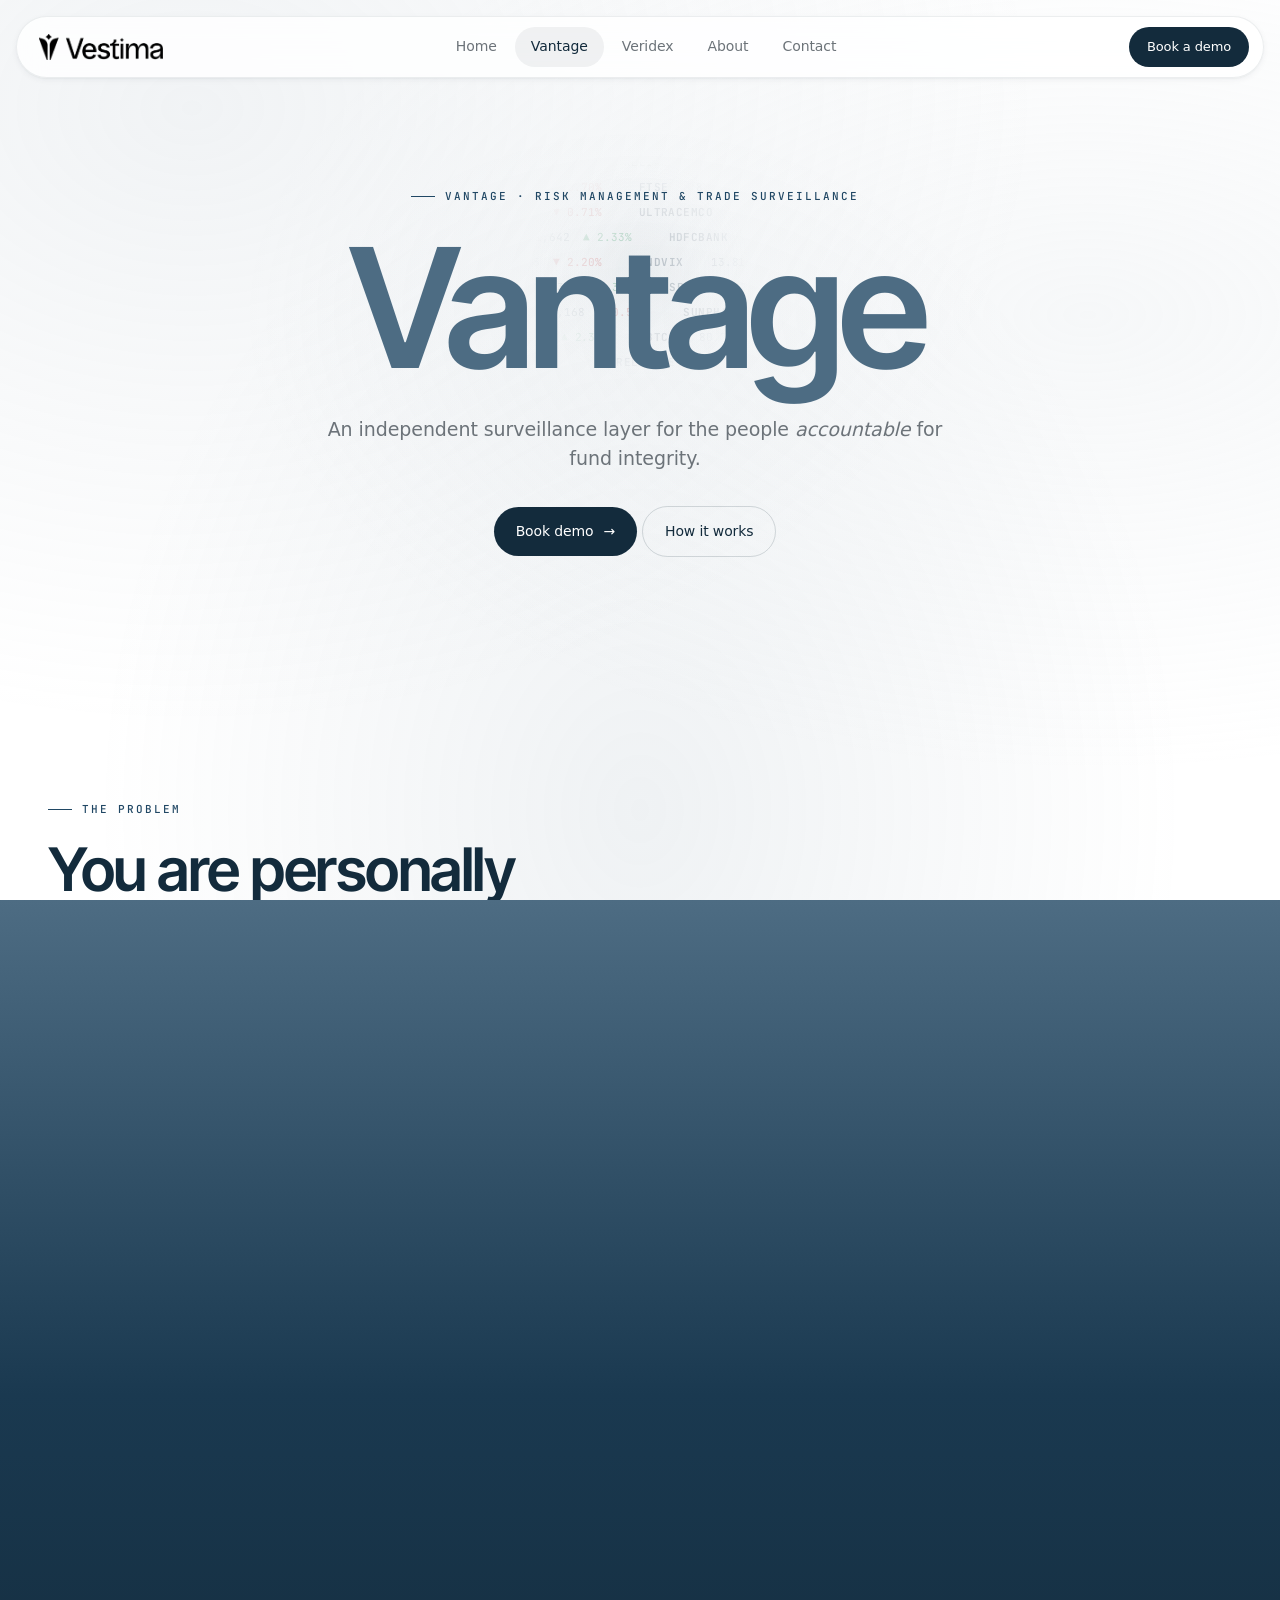
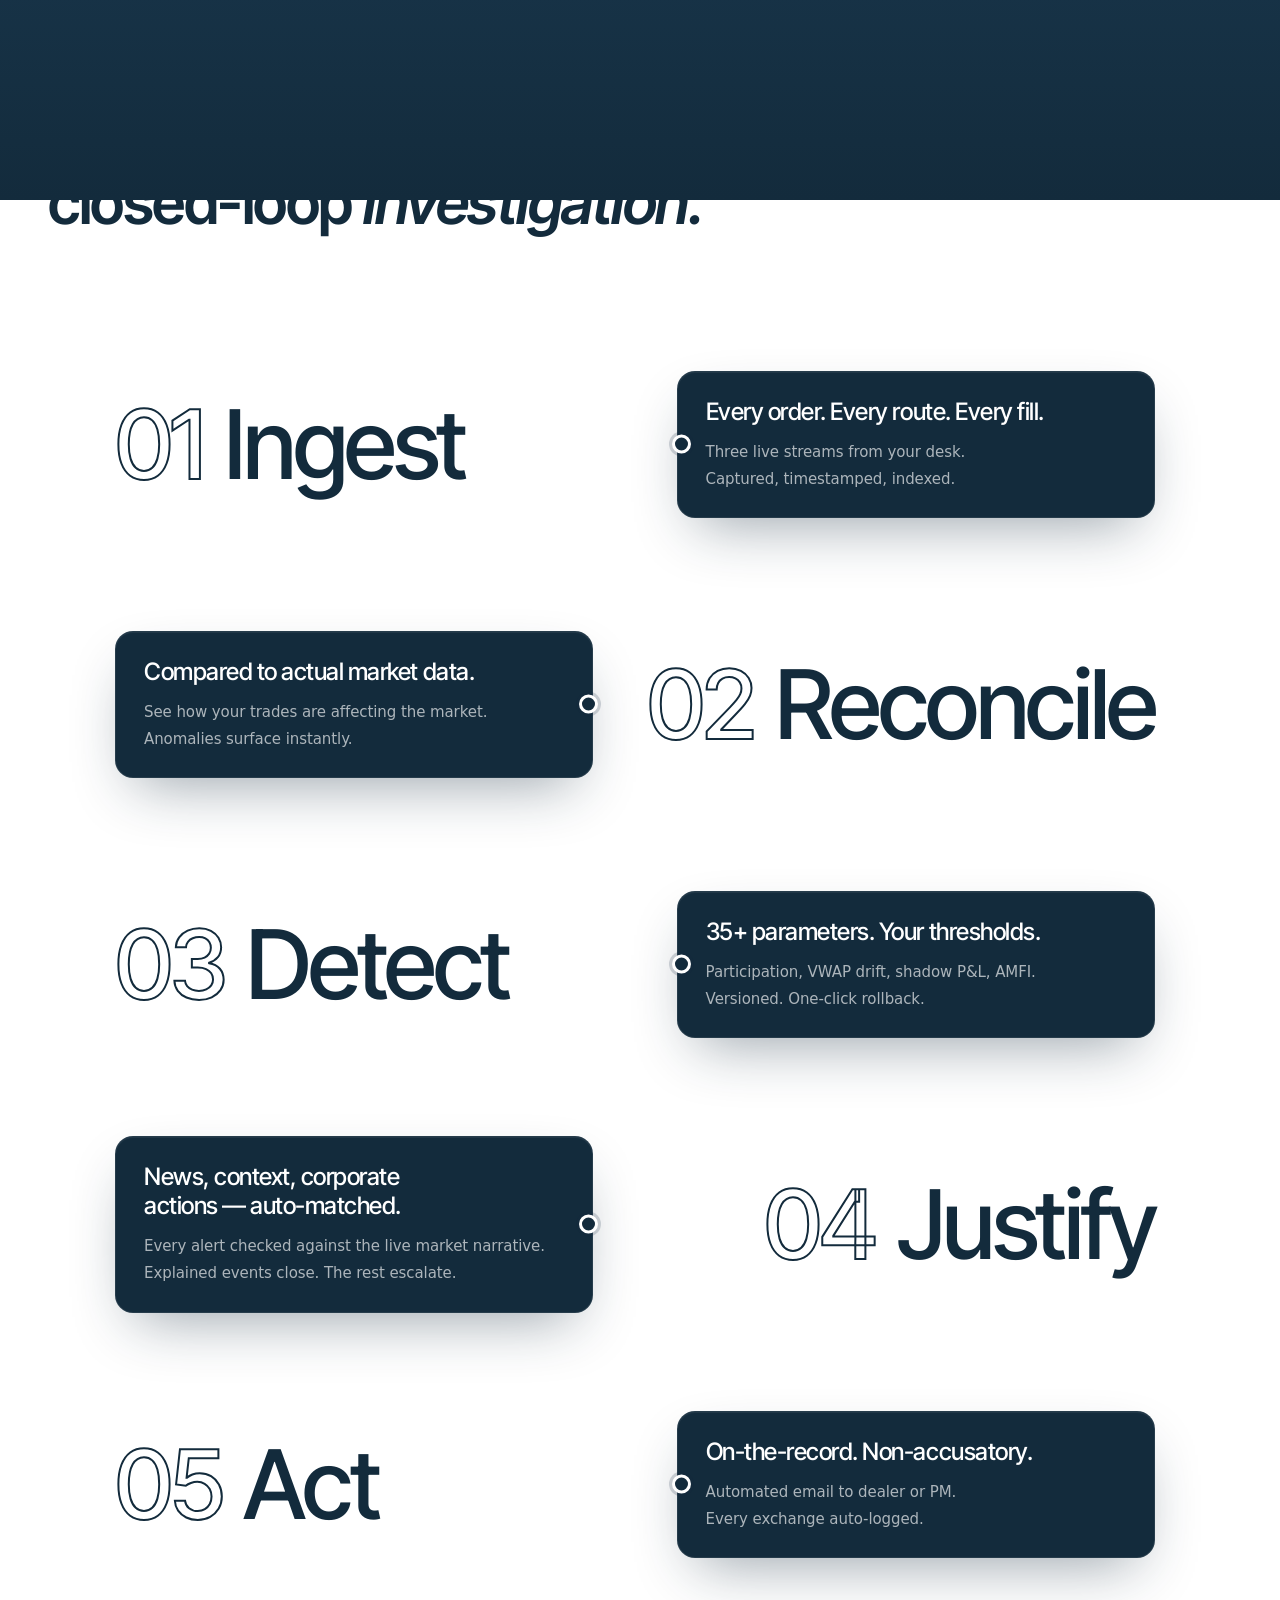
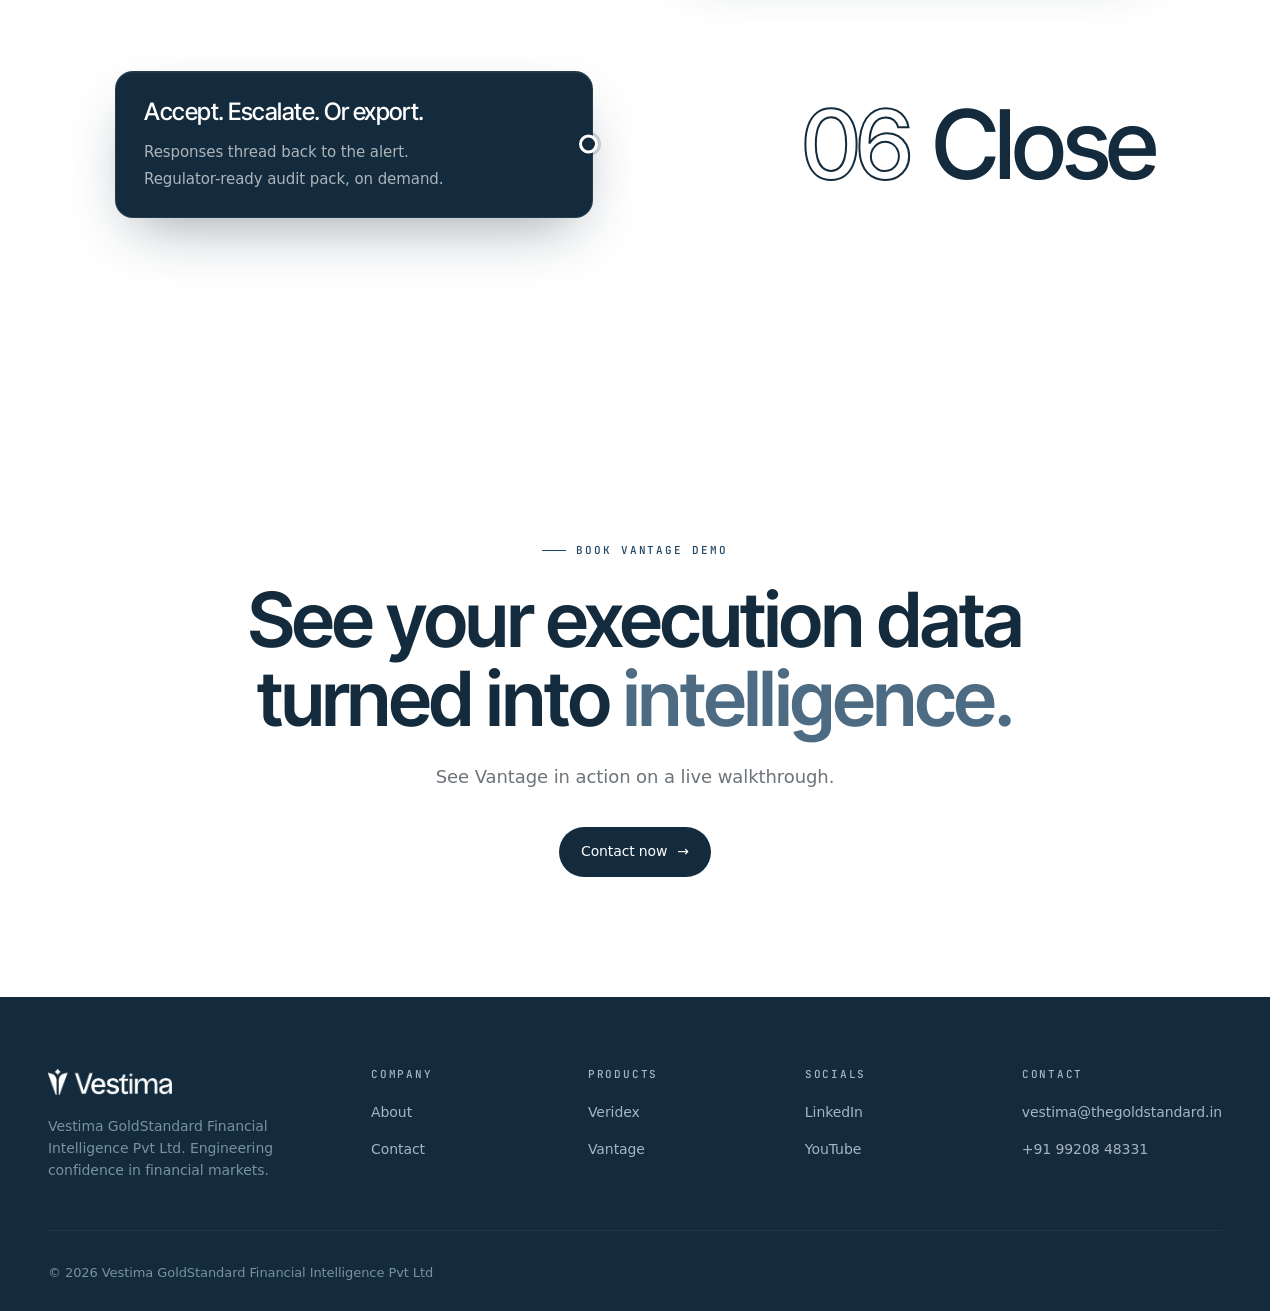
<file: vantage/index.html>
<!DOCTYPE html>
<html lang="en">
<head>
<meta charset="UTF-8">
<meta name="viewport" content="width=device-width, initial-scale=1.0">
<script>(function(){try{if(sessionStorage.getItem('pt-incoming')==='1'){document.documentElement.classList.add('pt-incoming');}}catch(e){}})();</script>
<title>Vantage — Risk management by Vestima</title>
<meta name="description" content="Vantage by Vestima — institutional-grade risk management for AMCs and PMSs. Bring discipline, transparency and precision to portfolio risk.">
<meta name="author" content="Vestima">
<meta name="robots" content="index, follow">
<link rel="canonical" href="https://vestima.in/vantage/">
<link rel="icon" type="image/png" href="/assets/logo-mark.png">
<link rel="apple-touch-icon" href="/assets/logo-mark.png">

<meta property="og:type" content="website">
<meta property="og:site_name" content="Vestima">
<meta property="og:title" content="Vantage — Risk management by Vestima">
<meta property="og:description" content="Institutional-grade risk management for AMCs and PMSs.">
<meta property="og:url" content="https://vestima.in/vantage/">
<meta property="og:image" content="https://vestima.in/assets/logo-full.png">
<meta property="og:locale" content="en_IN">

<meta name="twitter:card" content="summary_large_image">
<meta name="twitter:title" content="Vantage — Risk management by Vestima">
<meta name="twitter:description" content="Institutional-grade risk management for AMCs and PMSs.">
<meta name="twitter:image" content="https://vestima.in/assets/logo-full.png">

<link rel="preconnect" href="https://fonts.googleapis.com">
<link rel="preconnect" href="https://fonts.gstatic.com" crossorigin>
<link href="https://fonts.googleapis.com/css2?family=Instrument+Serif:ital@0;1&family=Inter+Tight:wght@400;500;600&family=JetBrains+Mono:wght@400;500&display=swap" rel="stylesheet">
<link rel="stylesheet" href="/assets/tokens.css?v=41">
<link rel="stylesheet" href="/assets/layout.css?v=41">
<link rel="stylesheet" href="/assets/home.css?v=41">
<link rel="stylesheet" href="/assets/vantage.css?v=41">
<link rel="stylesheet" href="/assets/vantage-zz.css?v=41">
</head>
<body>
<div class="page-transition" id="ptOverlay"><div class="pt-logo"><img src="/assets/logo-full.png" alt="Vestima"></div></div>
<div id="page-ticker" aria-hidden="true"></div>

<header class="site-header">
  <a href="/" class="logo"><img src="/assets/logo-full.png" alt="Vestima"></a>
  <nav class="nav-links">
    <a href="/">Home</a>
    <a href="/vantage/" class="active">Vantage</a>
    <a href="/veridex/">Veridex</a>
    <a href="/about/">About</a>
    <a href="/contact/">Contact</a>
  </nav>
  <a href="/contact/" class="btn btn-primary header-cta">Book a demo</a>
</header>

<section class="product-hero">
  <div class="hero-bg"><div class="grid-lines"></div><div class="wash w1"></div><div class="wash w2"></div></div>
  <div class="container" style="position:relative;z-index:2;">
    <span class="eyebrow" data-reveal>Vantage · Risk management &amp; trade surveillance</span>
    <h1 data-reveal data-delay="1"><em>Vantage</em></h1>
    <p class="lead" data-reveal data-delay="2">An independent surveillance layer for the people <em>accountable</em> for fund integrity.</p>
    <div class="hero-actions" data-reveal data-delay="3">
      <a href="/contact/" class="btn btn-primary">Book demo <span class="arr">→</span></a>
      <a href="#surveillance" class="btn btn-ghost">How it works</a>
    </div>
  </div>
</section>

<!-- WHY IT EXISTS -->
<section class="section" id="why">
  <div class="container">
    <div class="section-head" data-reveal>
      <span class="eyebrow">The problem</span>
      <h2>You are personally accountable —<br>yet dependent on the people you <em>suspect.</em></h2>
    </div>
    <div class="risk-grid">
      <div class="risk-card" data-reveal>
        <div class="rk-tag">01 · Insider threat</div>
        <h4>Discretion without oversight</h4>
        <p>Dealers and fund managers exercise wide latitude every second of the trading day. Manual review cannot keep pace — and won't catch what it is looking at.</p>
      </div>
      <div class="risk-card" data-reveal data-delay="1">
        <div class="rk-tag">02 · Broker collusion</div>
        <h4>External relationships, invisible patterns</h4>
        <p>Front-running, coordinated placement, and IOC manipulation often involve brokers. Without exchange-direct reconciliation, these patterns stay hidden.</p>
      </div>
      <div class="risk-card" data-reveal data-delay="2">
        <div class="rk-tag">03 · No CEO visibility</div>
        <h4>Self-reporting is not a control</h4>
        <p>The leadership is accountable to investors and the regulator — yet has no independent feed of what actually happened on the desk today.</p>
      </div>
    </div>
  </div>
</section>

<!-- WORKFLOW — zig-zag straight-line timeline -->
<section class="section" id="surveillance" style="padding-top:70px">
  <div class="container">
    <div class="section-head" data-reveal>
      <span class="eyebrow">How Vantage works</span>
      <h2>From raw order data to a<br>closed-loop <em>investigation.</em></h2>
    </div>

    <div class="zz" data-reveal>
      <svg class="zz-path" viewBox="0 0 800 1560" preserveAspectRatio="none" aria-hidden="true">
        <!-- Path stays in the gap zones between rows so it never crosses heading text -->
        <path
          d="M 420 130 L 420 260 L 380 260 L 380 390
             L 380 520 L 420 520 L 420 650
             L 420 780 L 380 780 L 380 910
             L 380 1040 L 420 1040 L 420 1170
             L 420 1300 L 380 1300 L 380 1430"
          stroke="#132B3C" stroke-width="3" fill="none" stroke-linecap="round" stroke-linejoin="miter"
          stroke-dasharray="180 2400"
          class="zz-flow-stroke"/>
      </svg>

      <!-- Each row has: heading+number (as watermark background) and a card -->
      <div class="zz-row zz-right">
        <div class="zz-bg"><span class="zz-bn">01</span><span class="zz-bh">Ingest</span></div>
        <div class="zz-card">
          <h4>Every order. Every route. Every fill.</h4>
          <p>Three live streams from your desk.</p>
          <p>Captured, timestamped, indexed.</p>
        </div>
      </div>

      <div class="zz-row zz-left">
        <div class="zz-bg"><span class="zz-bn">02</span><span class="zz-bh">Reconcile</span></div>
        <div class="zz-card">
          <h4>Compared to actual market data.</h4>
          <p>See how your trades are affecting the market.</p>
          <p>Anomalies surface instantly.</p>
        </div>
      </div>

      <div class="zz-row zz-right">
        <div class="zz-bg"><span class="zz-bn">03</span><span class="zz-bh">Detect</span></div>
        <div class="zz-card">
          <h4>35+ parameters. Your thresholds.</h4>
          <p>Participation, VWAP drift, shadow P&amp;L, AMFI.</p>
          <p>Versioned. One-click rollback.</p>
        </div>
      </div>

      <div class="zz-row zz-left">
        <div class="zz-bg"><span class="zz-bn">04</span><span class="zz-bh">Justify</span></div>
        <div class="zz-card">
          <h4>News, context, corporate actions — auto-matched.</h4>
          <p>Every alert checked against the live market narrative.</p>
          <p>Explained events close. The rest escalate.</p>
        </div>
      </div>

      <div class="zz-row zz-right">
        <div class="zz-bg"><span class="zz-bn">05</span><span class="zz-bh">Act</span></div>
        <div class="zz-card">
          <h4>On-the-record. Non-accusatory.</h4>
          <p>Automated email to dealer or PM.</p>
          <p>Every exchange auto-logged.</p>
        </div>
      </div>

      <div class="zz-row zz-left zz-final">
        <div class="zz-bg"><span class="zz-bn">06</span><span class="zz-bh">Close</span></div>
        <div class="zz-card">
          <h4>Accept. Escalate. Or export.</h4>
          <p>Responses thread back to the alert.</p>
          <p>Regulator-ready audit pack, on demand.</p>
        </div>
      </div>
    </div>
  </div>
</section>

<section class="cta">
  <div class="container">
    <span class="eyebrow" data-reveal>Book Vantage demo</span>
    <h2 data-reveal data-delay="1">See your execution data<br>turned into <em>intelligence.</em></h2>
    <p data-reveal data-delay="2">See Vantage in action on a live walkthrough.</p>
    <a href="/contact/" class="btn btn-primary" data-reveal data-delay="3">Contact now <span class="arr">→</span></a>
  </div>
</section>

<footer class="site-footer">
  <div class="container">
    <div class="footer-top">
      <div class="footer-brand"><div class="logo"><img src="/assets/logo-full.png" alt="Vestima"></div><p>Vestima GoldStandard Financial Intelligence Pvt Ltd. Engineering confidence in financial markets.</p></div>
      <div class="footer-col"><h6>Company</h6><ul><li><a href="/about/">About</a></li><li><a href="/contact/">Contact</a></li></ul></div>
      <div class="footer-col"><h6>Products</h6><ul><li><a href="/veridex/">Veridex</a></li><li><a href="/vantage/">Vantage</a></li></ul></div>
      <div class="footer-col"><h6>Socials</h6><ul><li><a href="https://www.linkedin.com/company/Vestima" target="_blank">LinkedIn</a></li><li><a href="https://www.youtube.com/@VestimaGoldStandard" target="_blank">YouTube</a></li></ul></div>
      <div class="footer-col"><h6>Contact</h6><ul><li><a href="mailto:vestima@thegoldstandard.in">vestima@thegoldstandard.in</a></li><li><a href="tel:+919920848331">+91 99208 48331</a></li></ul></div>
    </div>
    <div class="footer-bottom"><div>© 2026 Vestima GoldStandard Financial Intelligence Pvt Ltd</div></div>
  </div>
</footer>
<script src="/assets/site.js?v=41"></script>
</body>
</html>
</file>
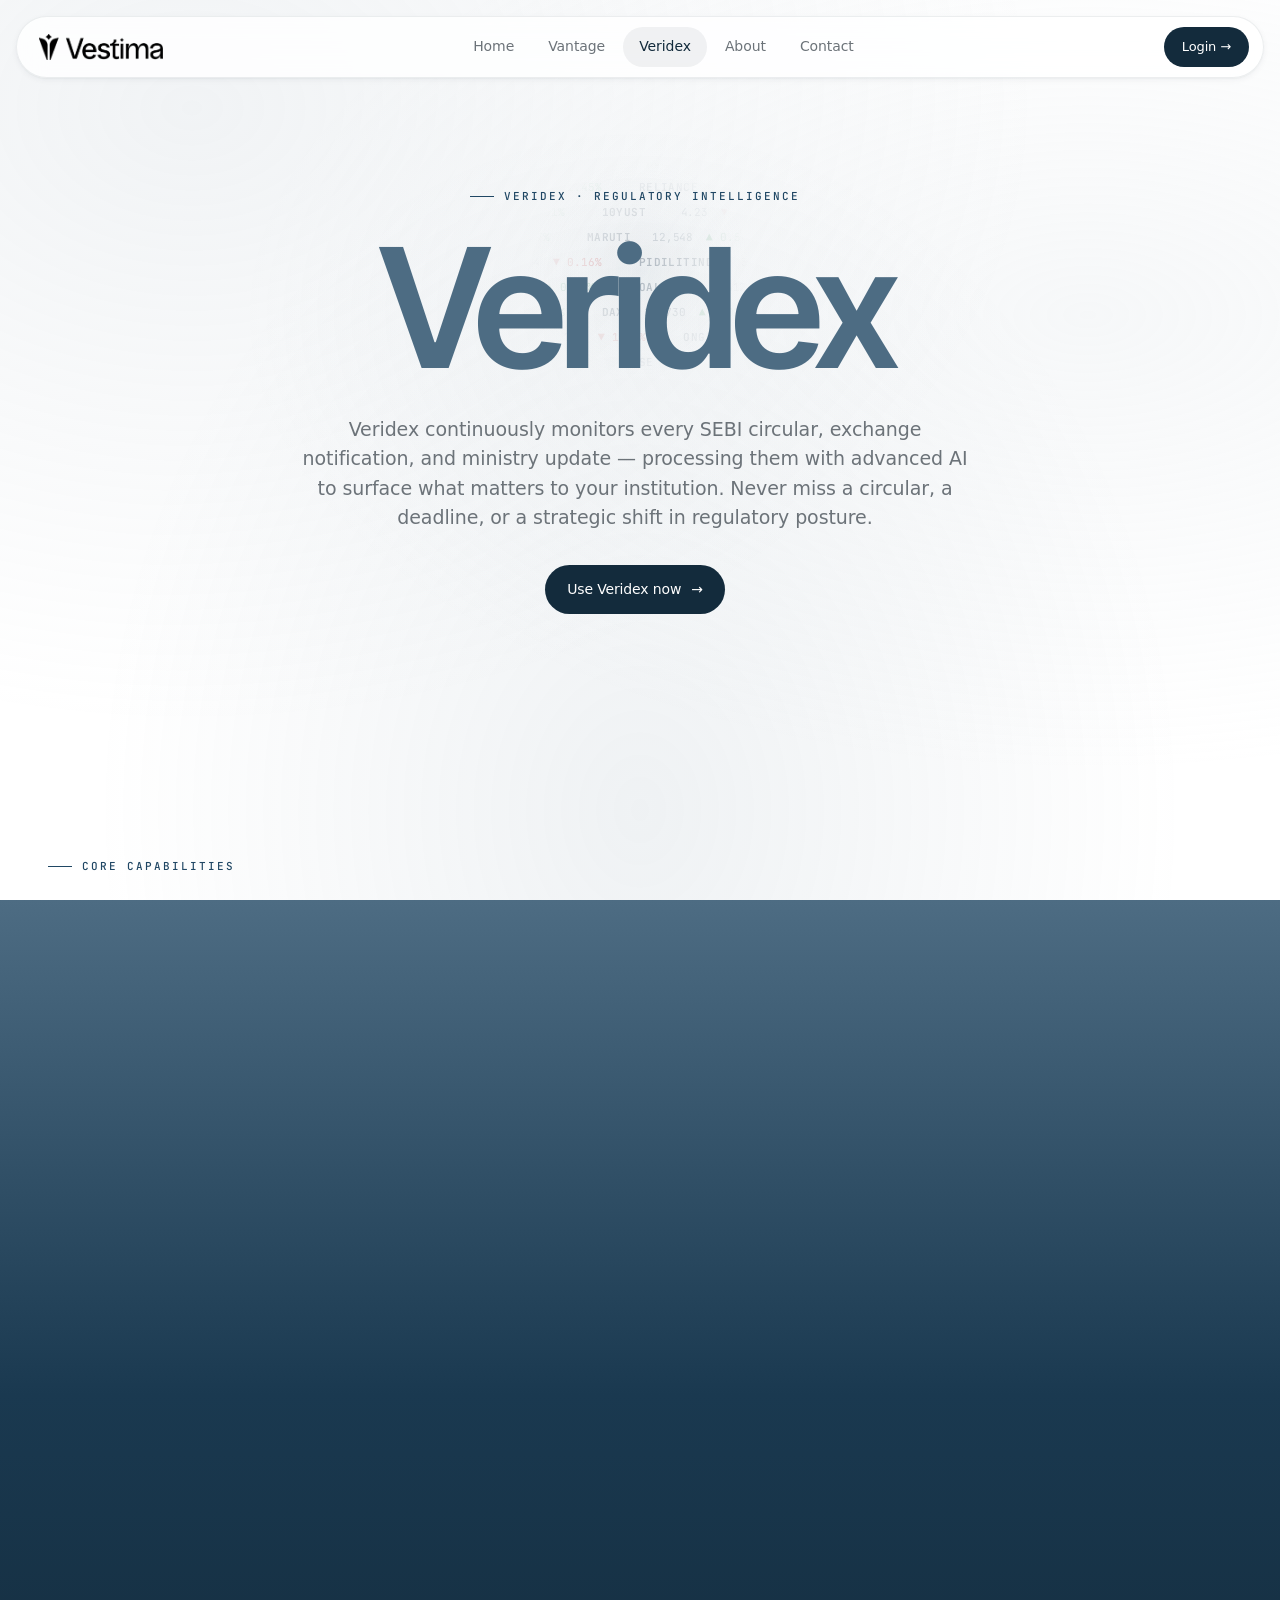
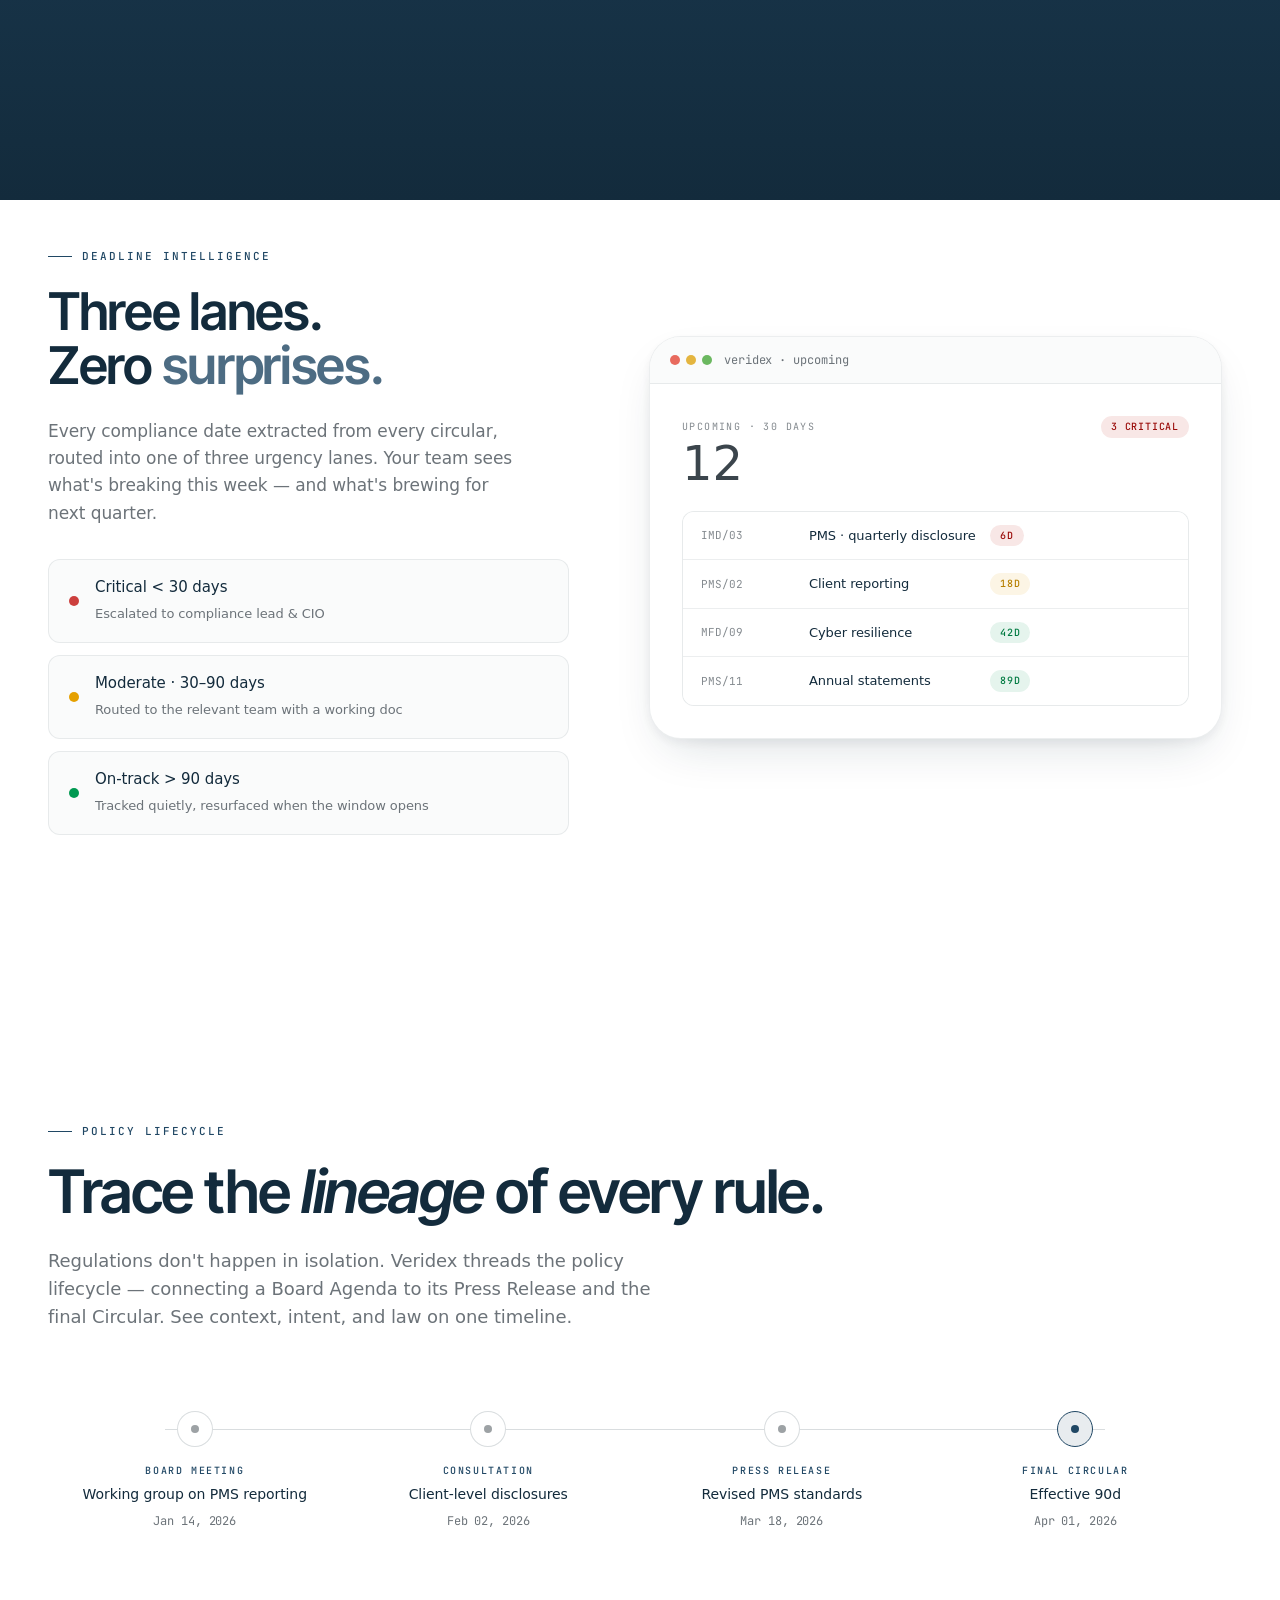
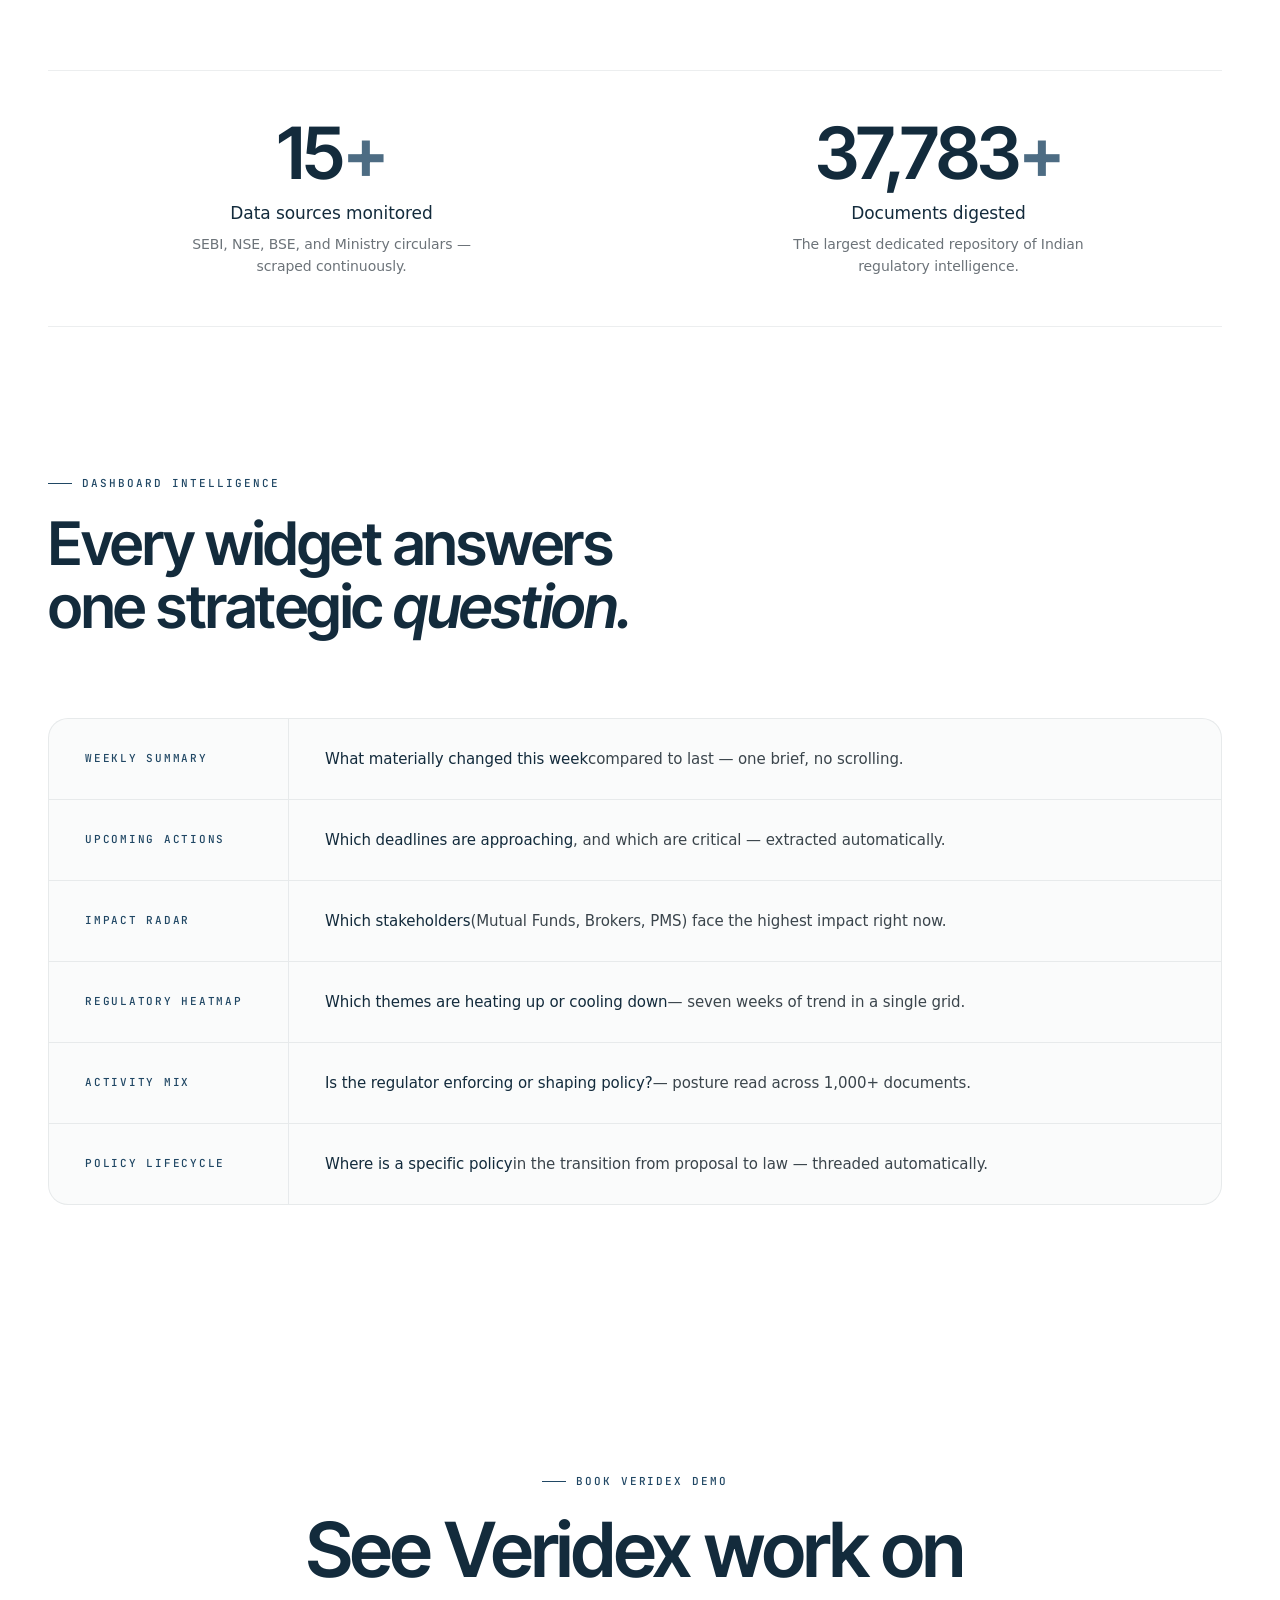
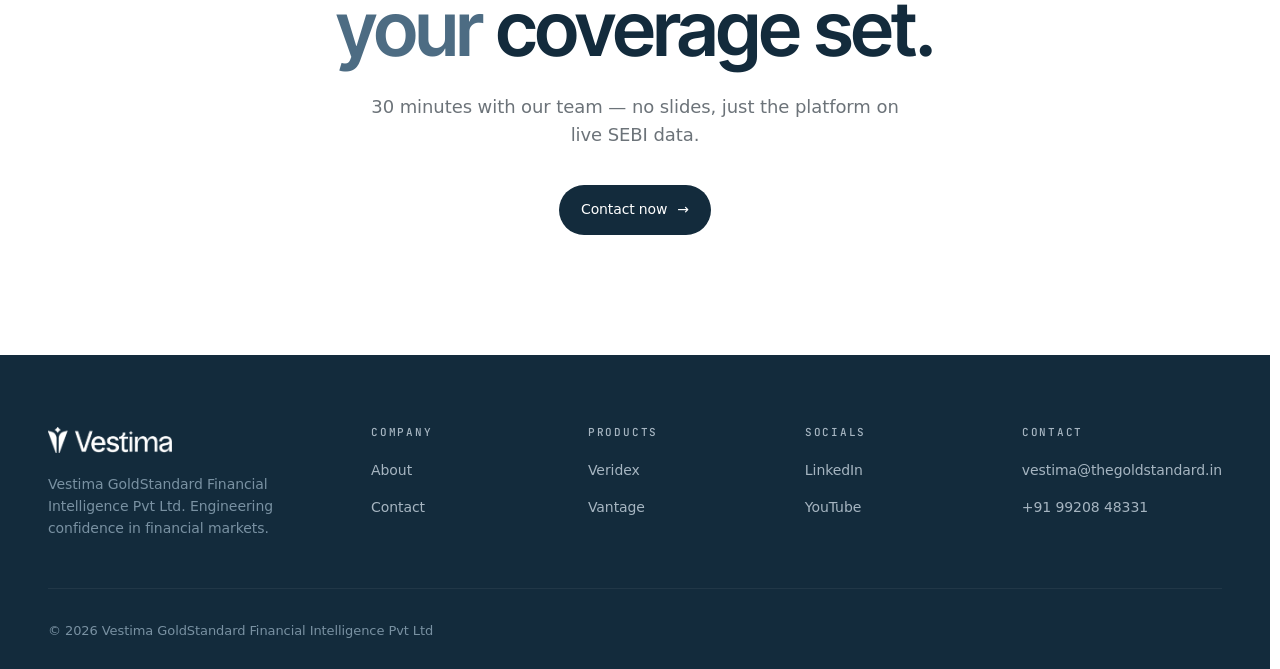
<file: veridex/index.html>
<!DOCTYPE html>
<html lang="en">
<head>
<meta charset="UTF-8">
<meta name="viewport" content="width=device-width, initial-scale=1.0">
<script>(function(){try{if(sessionStorage.getItem('pt-incoming')==='1'){document.documentElement.classList.add('pt-incoming');}}catch(e){}})();</script>
<title>Veridex — Regulatory intelligence by Vestima</title>
<meta name="description" content="Veridex by Vestima — regulatory intelligence for India's financial markets. Track SEBI circulars, compliance updates and obligations with structured precision.">
<meta name="author" content="Vestima">
<meta name="robots" content="index, follow">
<link rel="canonical" href="https://vestima.in/veridex/">
<link rel="icon" type="image/png" href="/assets/logo-mark.png">
<link rel="apple-touch-icon" href="/assets/logo-mark.png">

<meta property="og:type" content="website">
<meta property="og:site_name" content="Vestima">
<meta property="og:title" content="Veridex — Regulatory intelligence by Vestima">
<meta property="og:description" content="Regulatory intelligence for India's financial markets.">
<meta property="og:url" content="https://vestima.in/veridex/">
<meta property="og:image" content="https://vestima.in/assets/logo-full.png">
<meta property="og:locale" content="en_IN">

<meta name="twitter:card" content="summary_large_image">
<meta name="twitter:title" content="Veridex — Regulatory intelligence by Vestima">
<meta name="twitter:description" content="Regulatory intelligence for India's financial markets.">
<meta name="twitter:image" content="https://vestima.in/assets/logo-full.png">

<link rel="preconnect" href="https://fonts.googleapis.com">
<link rel="preconnect" href="https://fonts.gstatic.com" crossorigin>
<link href="https://fonts.googleapis.com/css2?family=Instrument+Serif:ital@0;1&family=Inter+Tight:wght@400;500;600&family=JetBrains+Mono:wght@400;500&display=swap" rel="stylesheet">
<link rel="stylesheet" href="/assets/tokens.css?v=25">
<link rel="stylesheet" href="/assets/layout.css?v=25">
<link rel="stylesheet" href="/assets/home.css?v=25">
</head>
<body>
<div class="page-transition" id="ptOverlay"><div class="pt-logo"><img src="/assets/logo-full.png" alt="Vestima"></div></div>
<div id="page-ticker" aria-hidden="true"></div>

<header class="site-header">
  <a href="/" class="logo"><img src="/assets/logo-full.png" alt="Vestima"></a>
  <nav class="nav-links">
    <a href="/">Home</a>
    <a href="/vantage/">Vantage</a>
    <a href="/veridex/" class="active">Veridex</a>
    <a href="/about/">About</a>
    <a href="/contact/">Contact</a>
  </nav>
  <a href="https://veridex.vestima.in/login" target="_blank" class="btn btn-primary header-cta">Login →</a>
</header>

<section class="product-hero">
  <div class="hero-bg">
    <div class="grid-lines"></div>
    <div class="wash w1"></div>
    <div class="wash w2"></div>
  </div>
  <div class="container" style="position:relative;z-index:2;">
    <span class="eyebrow" data-reveal>Veridex · Regulatory intelligence</span>
    <h1 data-reveal data-delay="1"><em>Veridex</em></h1>
    <p class="lead" data-reveal data-delay="2">Veridex continuously monitors every SEBI circular, exchange notification, and ministry update — processing them with advanced AI to surface what matters to your institution. Never miss a circular, a deadline, or a strategic shift in regulatory posture.</p>
    <div class="hero-actions" data-reveal data-delay="3">
      <a href="https://veridex.vestima.in/login" target="_blank" class="btn btn-primary">Use Veridex now <span class="arr">→</span></a>
    </div>
  </div>
</section>

<section class="section" id="capabilities">
  <div class="container">
    <div class="section-head" data-reveal>
      <span class="eyebrow">Core capabilities</span>
      <h2>The "so what?" for <em>leadership.</em></h2>
      <p>We reduce 100+ page consultation papers and complex circulars into 3–5 high-impact bullet points. Veridex filters the noise, identifying material changes to your business model in seconds.</p>
    </div>
    <div class="caps-grid">
      <div class="cap" data-reveal><div class="num">01 · Executive brief</div><h4>Materiality detection</h4><p>Instantly flags "high-impact" updates across your coverage set, so leadership sees what matters without scrolling.</p></div>
      <div class="cap" data-reveal data-delay="1"><div class="num">02 · Routing</div><h4>Stakeholder tagging</h4><p>Categorizes every update for Mutual Funds, Brokers, or PMS — so the right team gets the right brief.</p></div>
      <div class="cap" data-reveal data-delay="2"><div class="num">03 · Deadlines</div><h4>Precision deadline tracking</h4><p>Automatically extracts every compliance date hidden inside SEBI documents and surfaces them as a live calendar.</p></div>
      <div class="cap" data-reveal data-delay="3"><div class="num">04 · Posture</div><h4>Sentiment radar</h4><p>Quantifies whether SEBI is in "policy-shaping" or "enforcement" mode by analyzing 1,000+ latest documents.</p></div>
    </div>
  </div>
</section>

<section class="section">
  <div class="container">
    <div class="split">
      <div class="split-text" data-reveal>
        <span class="eyebrow">Deadline intelligence</span>
        <h2>Three lanes. Zero <em>surprises.</em></h2>
        <p>Every compliance date extracted from every circular, routed into one of three urgency lanes. Your team sees what's breaking this week — and what's brewing for next quarter.</p>
        <div class="lanes">
          <div class="lane crit"><span class="dot"></span><div><strong>Critical &lt; 30 days</strong><span>Escalated to compliance lead &amp; CIO</span></div></div>
          <div class="lane high"><span class="dot"></span><div><strong>Moderate · 30–90 days</strong><span>Routed to the relevant team with a working doc</span></div></div>
          <div class="lane ok"><span class="dot"></span><div><strong>On-track &gt; 90 days</strong><span>Tracked quietly, resurfaced when the window opens</span></div></div>
        </div>
      </div>
      <div class="split-visual" data-reveal data-delay="1">
        <div class="dashboard">
          <div class="dashboard-chrome"><div class="dots"><span></span><span></span><span></span></div><div class="title">veridex · upcoming</div></div>
          <div style="padding:32px;">
            <div style="display:flex;justify-content:space-between;align-items:baseline;margin-bottom:24px;">
              <div><div style="font-family:var(--font-mono);font-size:10px;letter-spacing:0.14em;color:var(--text-subtle);text-transform:uppercase;">Upcoming · 30 days</div><div style="font-family:var(--font-display);font-size:48px;color:var(--text-head);line-height:1;margin-top:4px;">12</div></div>
              <span class="pill crit">3 critical</span>
            </div>
            <div class="dash-table">
              <div class="tr"><span class="id">IMD/03</span><span class="title">PMS · quarterly disclosure</span><span class="pill crit">6d</span><span></span></div>
              <div class="tr"><span class="id">PMS/02</span><span class="title">Client reporting</span><span class="pill high">18d</span><span></span></div>
              <div class="tr"><span class="id">MFD/09</span><span class="title">Cyber resilience</span><span class="pill ok">42d</span><span></span></div>
              <div class="tr"><span class="id">PMS/11</span><span class="title">Annual statements</span><span class="pill ok">89d</span><span></span></div>
            </div>
          </div>
        </div>
      </div>
    </div>
  </div>
</section>

<section class="section">
  <div class="container">
    <div class="section-head" data-reveal>
      <span class="eyebrow">Policy lifecycle</span>
      <h2>Trace the <em>lineage</em> of every rule.</h2>
      <p>Regulations don't happen in isolation. Veridex threads the policy lifecycle — connecting a Board Agenda to its Press Release and the final Circular. See context, intent, and law on one timeline.</p>
    </div>
    <div class="timeline" data-reveal>
      <div class="t-step"><div class="t-dot"></div><div class="t-kind">Board meeting</div><div class="t-title">Working group on PMS reporting</div><div class="t-date">Jan 14, 2026</div></div>
      <div class="t-step"><div class="t-dot"></div><div class="t-kind">Consultation</div><div class="t-title">Client-level disclosures</div><div class="t-date">Feb 02, 2026</div></div>
      <div class="t-step"><div class="t-dot"></div><div class="t-kind">Press release</div><div class="t-title">Revised PMS standards</div><div class="t-date">Mar 18, 2026</div></div>
      <div class="t-step active"><div class="t-dot"></div><div class="t-kind">Final circular</div><div class="t-title">Effective 90d</div><div class="t-date">Apr 01, 2026</div></div>
    </div>
  </div>
</section>

<section class="section-sm" style="padding:0">
  <div class="container">
    <div class="stat-pair" data-reveal>
      <div class="stat"><div class="big"><span data-count="15">0</span><span class="unit">+</span></div><div class="lbl">Data sources monitored</div><div class="sub">SEBI, NSE, BSE, and Ministry circulars — scraped continuously.</div></div>
      <div class="stat"><div class="big"><span data-count="39000">0</span><span class="unit">+</span></div><div class="lbl">Documents digested</div><div class="sub">The largest dedicated repository of Indian regulatory intelligence.</div></div>
    </div>
  </div>
</section>

<section class="section">
  <div class="container">
    <div class="section-head" data-reveal>
      <span class="eyebrow">Dashboard intelligence</span>
      <h2>Every widget answers one strategic <em>question.</em></h2>
    </div>
    <div class="spec" data-reveal data-delay="1">
      <div class="row"><div class="k">Weekly summary</div><div class="v"><strong>What materially changed this week</strong> compared to last — one brief, no scrolling.</div></div>
      <div class="row"><div class="k">Upcoming actions</div><div class="v"><strong>Which deadlines are approaching</strong>, and which are critical — extracted automatically.</div></div>
      <div class="row"><div class="k">Impact radar</div><div class="v"><strong>Which stakeholders</strong> (Mutual Funds, Brokers, PMS) face the highest impact right now.</div></div>
      <div class="row"><div class="k">Regulatory heatmap</div><div class="v"><strong>Which themes are heating up or cooling down</strong> — seven weeks of trend in a single grid.</div></div>
      <div class="row"><div class="k">Activity mix</div><div class="v"><strong>Is the regulator enforcing or shaping policy?</strong> — posture read across 1,000+ documents.</div></div>
      <div class="row"><div class="k">Policy lifecycle</div><div class="v"><strong>Where is a specific policy</strong> in the transition from proposal to law — threaded automatically.</div></div>
    </div>
  </div>
</section>

<section class="cta">
  <div class="container">
    <span class="eyebrow" data-reveal>Book Veridex demo</span>
    <h2 data-reveal data-delay="1">See Veridex work on <em>your</em> coverage set.</h2>
    <p data-reveal data-delay="2">30 minutes with our team — no slides, just the platform on live SEBI data.</p>
    <a href="/contact/" class="btn btn-primary" data-reveal data-delay="3">Contact now <span class="arr">→</span></a>
  </div>
</section>

<footer class="site-footer">
  <div class="container">
    <div class="footer-top">
      <div class="footer-brand"><div class="logo"><img src="/assets/logo-full.png" alt="Vestima"></div><p>Vestima GoldStandard Financial Intelligence Pvt Ltd. Engineering confidence in financial markets.</p></div>
      <div class="footer-col"><h6>Company</h6><ul><li><a href="/about/">About</a></li><li><a href="/contact/">Contact</a></li></ul></div>
      <div class="footer-col"><h6>Products</h6><ul><li><a href="/veridex/">Veridex</a></li><li><a href="/vantage/">Vantage</a></li></ul></div>
      <div class="footer-col"><h6>Socials</h6><ul><li><a href="https://www.linkedin.com/company/Vestima" target="_blank">LinkedIn</a></li><li><a href="https://www.youtube.com/@VestimaGoldStandard" target="_blank">YouTube</a></li></ul></div>
      <div class="footer-col"><h6>Contact</h6><ul><li><a href="mailto:vestima@thegoldstandard.in">vestima@thegoldstandard.in</a></li><li><a href="tel:+919920848331">+91 99208 48331</a></li></ul></div>
    </div>
    <div class="footer-bottom"><div>© 2026 Vestima GoldStandard Financial Intelligence Pvt Ltd</div></div>
  </div>
</footer>
<script src="/assets/site.js?v=25"></script>
</body>
</html>
</file>
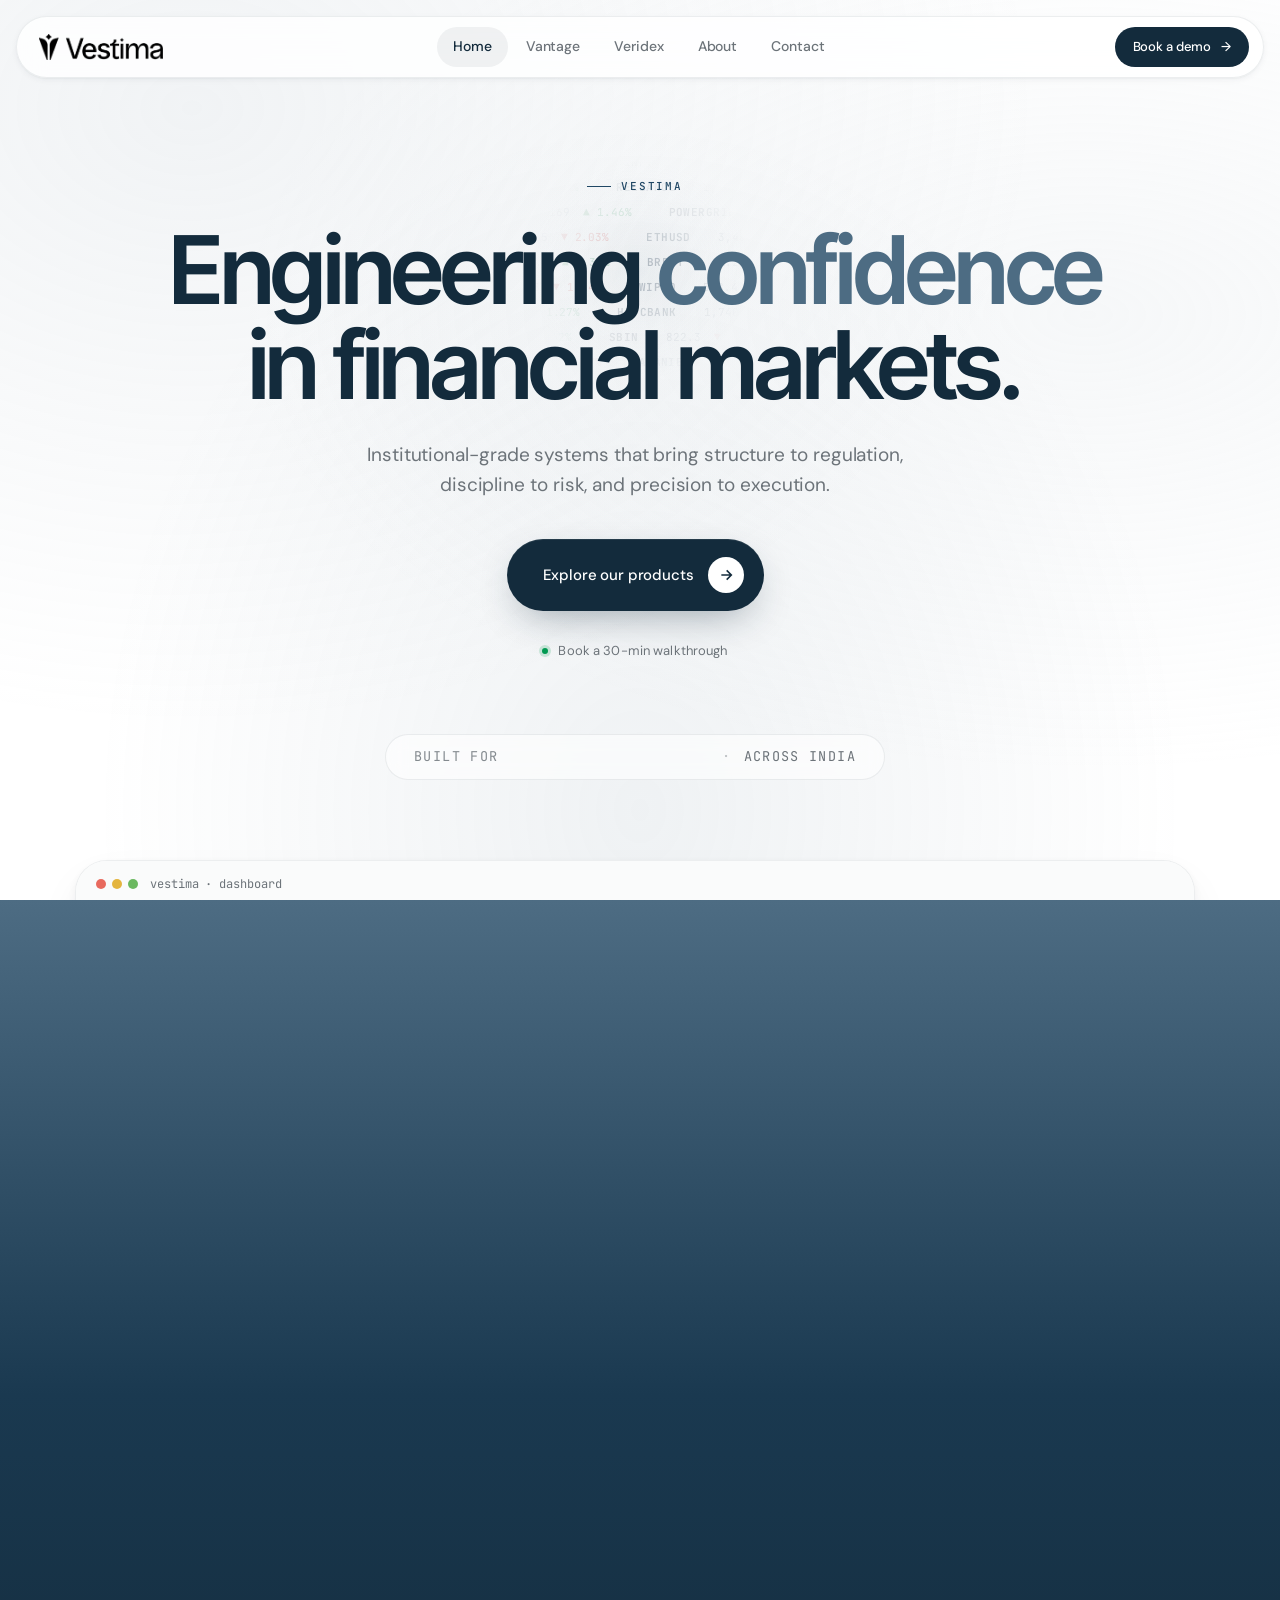
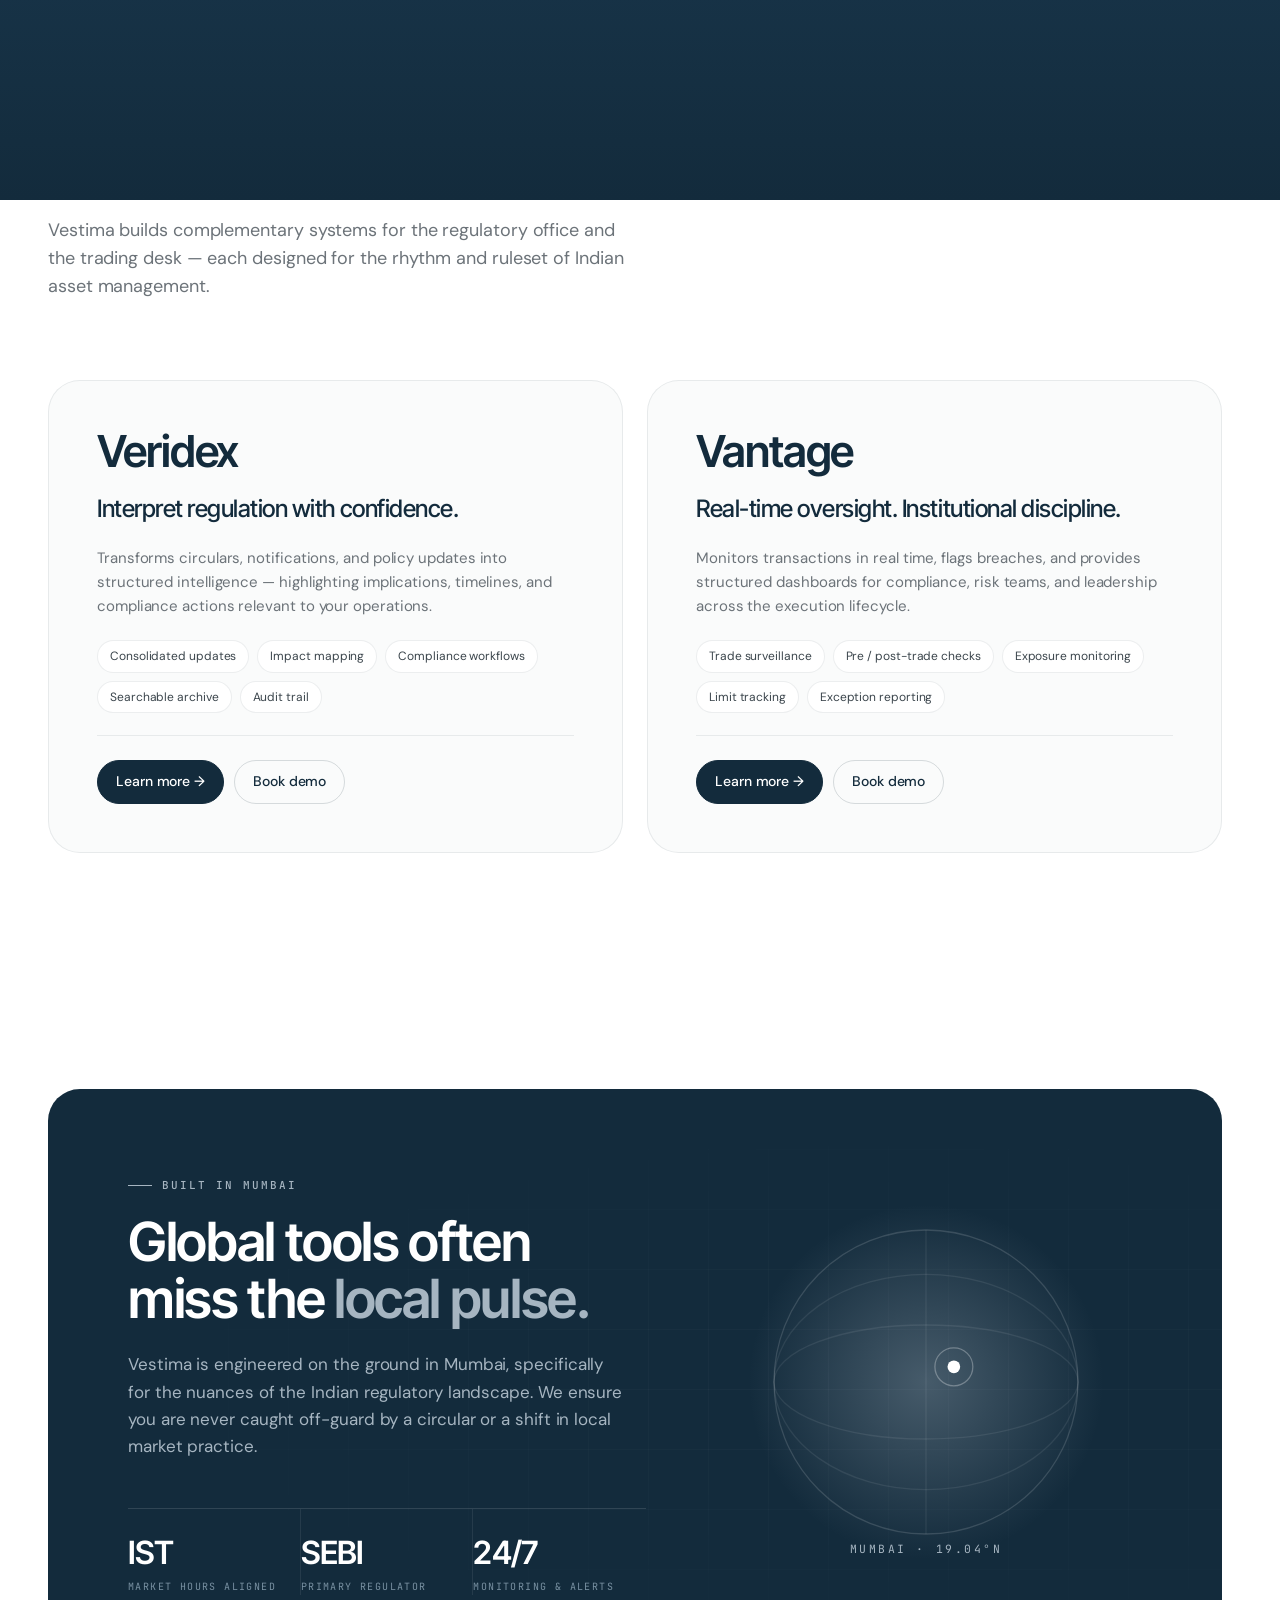
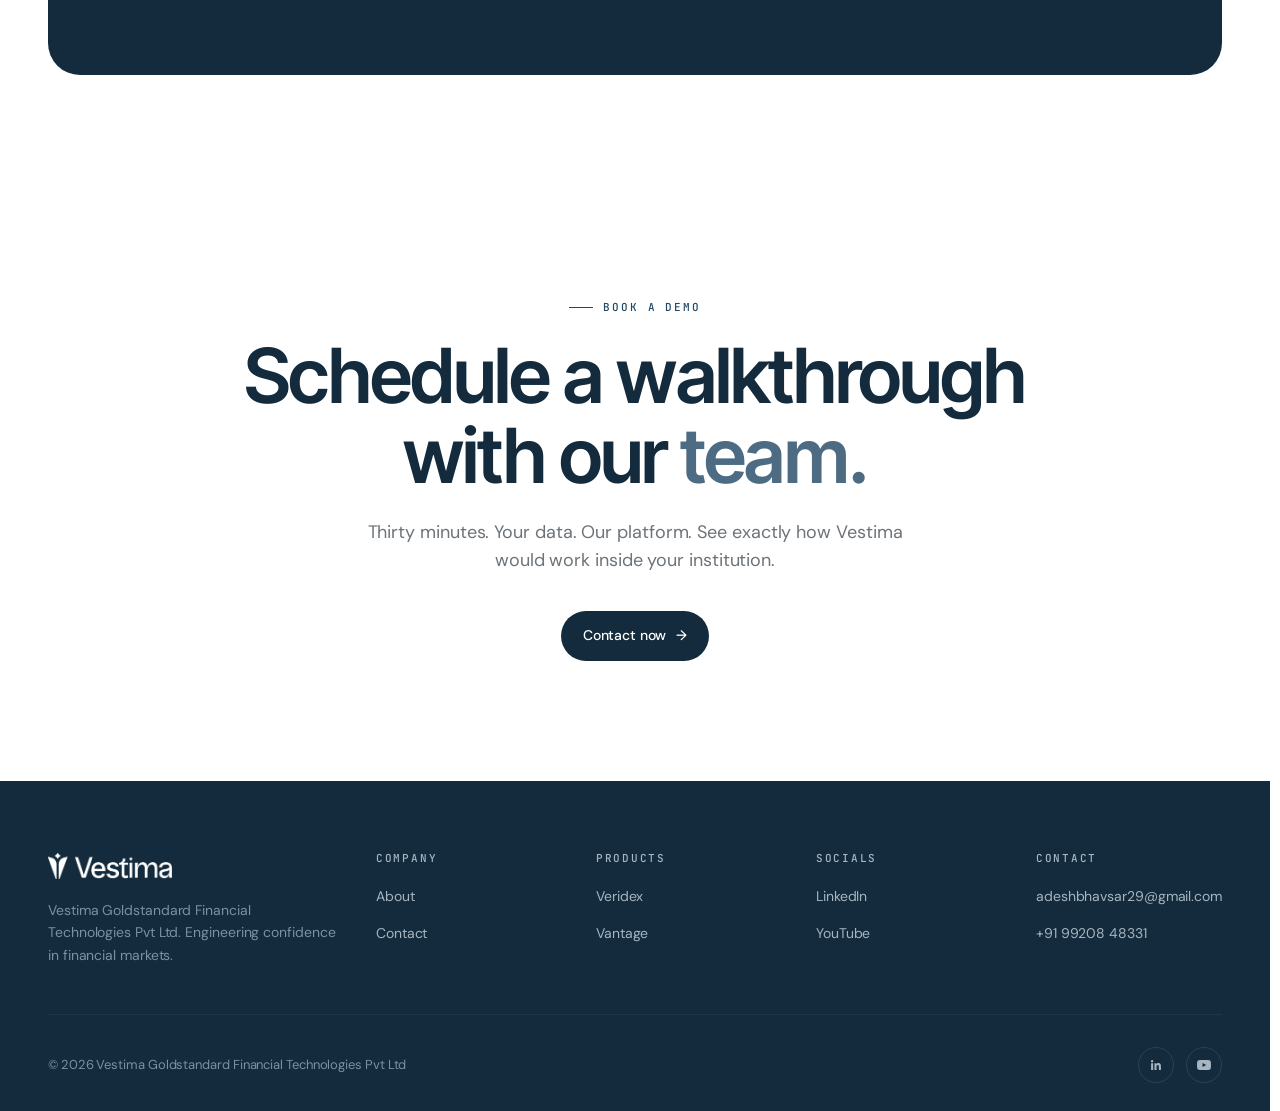
<file: Vestima/index.html>
<!DOCTYPE html>
<html lang="en">
<head>
<meta charset="UTF-8">
<meta name="viewport" content="width=device-width, initial-scale=1.0">
<script>(function(){try{if(sessionStorage.getItem('pt-incoming')==='1'){document.documentElement.classList.add('pt-incoming');}}catch(e){}})();</script>
<title>Vestima — Engineering confidence in financial markets</title>
<meta name="description" content="Vestima builds institutional-grade systems for AMCs, PMSs and compliance teams across India — bringing structure to regulation, discipline to risk, and precision to execution.">
<meta name="keywords" content="Vestima, vestima.in, risk management, regulatory intelligence, AMC, PMS, compliance, India, Vantage, Veridex">
<meta name="author" content="Vestima">
<meta name="robots" content="index, follow">
<link rel="canonical" href="https://vestima.in/">
<link rel="icon" type="image/png" href="assets/logo-mark.png">
<link rel="apple-touch-icon" href="assets/logo-mark.png">

<!-- Open Graph -->
<meta property="og:type" content="website">
<meta property="og:site_name" content="Vestima">
<meta property="og:title" content="Vestima — Engineering confidence in financial markets">
<meta property="og:description" content="Institutional-grade systems for AMCs, PMSs and compliance teams across India.">
<meta property="og:url" content="https://vestima.in/">
<meta property="og:image" content="https://vestima.in/assets/logo-full.png">
<meta property="og:locale" content="en_IN">

<!-- Twitter -->
<meta name="twitter:card" content="summary_large_image">
<meta name="twitter:title" content="Vestima — Engineering confidence in financial markets">
<meta name="twitter:description" content="Institutional-grade systems for AMCs, PMSs and compliance teams across India.">
<meta name="twitter:image" content="https://vestima.in/assets/logo-full.png">

<link rel="preconnect" href="https://fonts.googleapis.com">
<link rel="preconnect" href="https://fonts.gstatic.com" crossorigin>
<link href="https://fonts.googleapis.com/css2?family=Inter+Tight:wght@400;500;600;700&family=DM+Sans:wght@400;500;600&family=JetBrains+Mono:wght@400;500&display=swap" rel="stylesheet">
<link rel="stylesheet" href="assets/tokens.css?v=25">
<link rel="stylesheet" href="assets/layout.css?v=25">
<link rel="stylesheet" href="assets/home.css?v=25">

<script type="application/ld+json">
{
  "@context": "https://schema.org",
  "@type": "Organization",
  "name": "Vestima",
  "url": "https://vestima.in/",
  "logo": "https://vestima.in/assets/logo-full.png",
  "description": "Vestima builds institutional-grade systems for AMCs, PMSs and compliance teams across India — bringing structure to regulation, discipline to risk, and precision to execution.",
  "areaServed": "IN",
  "sameAs": []
}
</script>
<script type="application/ld+json">
{
  "@context": "https://schema.org",
  "@type": "WebSite",
  "name": "Vestima",
  "url": "https://vestima.in/"
}
</script>
</head>
<body>
<div class="page-transition" id="ptOverlay"><div class="pt-logo"><img src="assets/logo-full.png" alt="Vestima"></div></div>
<div id="page-ticker" aria-hidden="true"></div>

<header class="site-header">
  <a href="index.html" class="logo">
    <img src="assets/logo-full.png" alt="Vestima">
  </a>
  <nav class="nav-links">
    <a href="index.html" class="active">Home</a>
    <a href="vantage.html">Vantage</a>
    <a href="veridex.html">Veridex</a>
    <a href="about.html">About</a>
    <a href="contact.html">Contact</a>
  </nav>
  <a href="contact.html" class="btn btn-primary header-cta">Book a demo <span class="arr">→</span></a>
</header>

<!-- HERO -->
<section class="hero">
  <div class="hero-bg">
    <div class="grid-lines"></div>
    <div class="wash w1"></div>
    <div class="wash w2"></div>
  </div>

  <div class="container">
    <div class="hero-inner">
      <span class="eyebrow" data-reveal>Vestima</span>
      <h1 data-reveal data-delay="1">Engineering <em>confidence</em> in financial markets.</h1>
      <p class="hero-sub" data-reveal data-delay="2">
        Institutional-grade systems that bring structure to regulation, discipline to risk, and precision to execution.
      </p>
      <div class="hero-cta" data-reveal data-delay="3">
        <a href="#offerings" class="cta-main">
          <span class="cta-text">Explore our products</span>
          <span class="cta-arrow"><svg width="16" height="16" viewBox="0 0 24 24" fill="none" stroke="currentColor" stroke-width="2.4"><path d="M5 12h14M13 5l7 7-7 7"/></svg></span>
        </a>
        <a href="contact.html" class="cta-secondary">
          <span class="cta-dot"></span>
          <span>Book a 30-min walkthrough</span>
        </a>
      </div>

      <div class="hero-built-for" data-reveal data-delay="4">
        <span class="bf-label">Built for</span>
        <span class="bf-rotator" aria-live="polite">
          <span class="bf-word is-active">AMCs</span>
          <span class="bf-word">PMSs</span>
          <span class="bf-word">CIOs</span>
          <span class="bf-word">Compliance teams</span>
        </span>
        <span class="bf-sep">·</span>
        <span class="bf-suffix">across India</span>
      </div>
    </div>

    <!-- Product visual -->
    <div class="hero-visual" data-reveal data-delay="4">
      <div class="dashboard">
        <div class="dashboard-chrome">
          <div class="dots"><span></span><span></span><span></span></div>
          <div class="title">vestima · dashboard</div>
        </div>
        <div class="dashboard-body">
          <aside class="dash-side">
            <div class="group">Intelligence</div>
            <div class="nav active"><span class="dot"></span>Weekly summary</div>
            <div class="nav"><span class="dot"></span>Upcoming actions</div>
            <div class="nav"><span class="dot"></span>Impact radar</div>
            <div class="nav"><span class="dot"></span>Heatmap</div>
            <div class="group">Surveillance</div>
            <div class="nav"><span class="dot"></span>Exposures</div>
            <div class="nav"><span class="dot"></span>Exceptions</div>
            <div class="nav"><span class="dot"></span>Broker intel</div>
          </aside>
          <main class="dash-main">
            <div class="dash-topline">
              <h3>This week</h3>
              <span class="live">Live · 14,204 docs indexed</span>
            </div>

            <div class="kpi-row">
              <div class="kpi">
                <div class="lbl">Material changes</div>
                <div class="val"><span data-count="14">0</span></div>
                <div class="delta up">+3 vs last week</div>
              </div>
              <div class="kpi">
                <div class="lbl">Critical deadlines</div>
                <div class="val" style="color:var(--alert-500)"><span data-count="3">0</span></div>
                <div class="delta crit">&lt; 30 days</div>
              </div>
              <div class="kpi">
                <div class="lbl">Exposure vs limit</div>
                <div class="val"><span data-count="68.4" data-suffix="%">0</span></div>
                <div class="delta">0 breaches · 24h</div>
              </div>
            </div>

            <div class="dash-table">
              <div class="th">
                <span>Circular</span>
                <span>Subject</span>
                <span>Impact</span>
                <span>Due</span>
              </div>
              <div class="tr">
                <span class="id">HO/IMD/03</span>
                <span class="title">PMS · quarterly disclosure</span>
                <span class="pill crit">Critical</span>
                <span class="countdown crit">6d</span>
              </div>
              <div class="tr">
                <span class="id">HO/PMS/02</span>
                <span class="title">PMS · client reporting framework</span>
                <span class="pill high">High</span>
                <span class="countdown high">18d</span>
              </div>
              <div class="tr">
                <span class="id">HO/MFD/09</span>
                <span class="title">Mutual Funds · cyber resilience</span>
                <span class="pill info">Moderate</span>
                <span class="countdown ok">42d</span>
              </div>
              <div class="tr">
                <span class="id">HO/PMS/11</span>
                <span class="title">PMS · annual audited statements</span>
                <span class="pill ok">On-track</span>
                <span class="countdown ok">89d</span>
              </div>
            </div>
          </main>
        </div>
      </div>
    </div>
  </div>
</section>

<!-- OFFERINGS -->
<section class="section" id="offerings">
  <div class="container">
    <div class="section-head" data-reveal>
      <span class="eyebrow">Our offerings</span>
      <h2>Two products. One infrastructure for <em>confidence.</em></h2>
      <p>Vestima builds complementary systems for the regulatory office and the trading desk — each designed for the rhythm and ruleset of Indian asset management.</p>
    </div>

    <div class="offerings">
      <article class="offering" data-reveal>
        <div class="o-head">
          <div class="o-name">Veridex</div>
        </div>
        <div class="o-tagline">Interpret regulation with confidence.</div>
        <div class="o-desc">Transforms circulars, notifications, and policy updates into structured intelligence — highlighting implications, timelines, and compliance actions relevant to your operations.</div>
        <ul class="o-caps">
          <li>Consolidated updates</li>
          <li>Impact mapping</li>
          <li>Compliance workflows</li>
          <li>Searchable archive</li>
          <li>Audit trail</li>
        </ul>
        <div class="o-foot">
          <a href="veridex.html" class="primary">Learn more →</a>
          <a href="contact.html">Book demo</a>
        </div>
      </article>

      <article class="offering" data-reveal data-delay="1">
        <div class="o-head">
          <div class="o-name">Vantage</div>
        </div>
        <div class="o-tagline">Real-time oversight. Institutional discipline.</div>
        <div class="o-desc">Monitors transactions in real time, flags breaches, and provides structured dashboards for compliance, risk teams, and leadership across the execution lifecycle.</div>
        <ul class="o-caps">
          <li>Trade surveillance</li>
          <li>Pre / post-trade checks</li>
          <li>Exposure monitoring</li>
          <li>Limit tracking</li>
          <li>Exception reporting</li>
        </ul>
        <div class="o-foot">
          <a href="vantage.html" class="primary">Learn more →</a>
          <a href="contact.html">Book demo</a>
        </div>
      </article>
    </div>
  </div>
</section>

<!-- LOCAL PULSE -->
<section class="section-sm">
  <div class="container">
    <div class="local-pulse" data-reveal>
      <div>
        <span class="eyebrow">Built in Mumbai</span>
        <h2>Global tools often miss the <em>local pulse.</em></h2>
        <p>Vestima is engineered on the ground in Mumbai, specifically for the nuances of the Indian regulatory landscape. We ensure you are never caught off-guard by a circular or a shift in local market practice.</p>
        <div class="pulse-stats">
          <div><span class="n">IST</span><span class="l">Market hours aligned</span></div>
          <div><span class="n">SEBI</span><span class="l">Primary regulator</span></div>
          <div><span class="n">24/7</span><span class="l">Monitoring &amp; alerts</span></div>
        </div>
      </div>
      <div class="globe-viz">
        <svg viewBox="0 0 300 300">
          <defs>
            <radialGradient id="g1" cx="50%" cy="50%">
              <stop offset="0%" stop-color="rgba(166,181,193,0.35)"/>
              <stop offset="100%" stop-color="rgba(166,181,193,0)"/>
            </radialGradient>
          </defs>
          <circle cx="150" cy="150" r="140" fill="url(#g1)"/>
          <circle cx="150" cy="150" r="120" fill="none" stroke="rgba(255,255,255,0.14)"/>
          <ellipse cx="150" cy="150" rx="120" ry="45" fill="none" stroke="rgba(255,255,255,0.08)"/>
          <ellipse cx="150" cy="150" rx="120" ry="85" fill="none" stroke="rgba(255,255,255,0.08)"/>
          <line x1="150" y1="30" x2="150" y2="270" stroke="rgba(255,255,255,0.08)"/>
          <circle cx="172" cy="138" r="5" fill="#FFFFFF"/>
          <circle cx="172" cy="138" r="14" fill="none" stroke="#FFFFFF" opacity="0.5">
            <animate attributeName="r" values="5;22;5" dur="2.5s" repeatCount="indefinite"/>
            <animate attributeName="opacity" values="0.7;0;0.7" dur="2.5s" repeatCount="indefinite"/>
          </circle>
          <text x="150" y="285" text-anchor="middle" font-family="JetBrains Mono, monospace" font-size="9" fill="#A6B5C1" letter-spacing="2">MUMBAI · 19.04°N</text>
        </svg>
      </div>
    </div>
  </div>
</section>

<!-- CTA -->
<section class="cta">
  <div class="container">
    <span class="eyebrow" data-reveal>Book a demo</span>
    <h2 data-reveal data-delay="1">Schedule a walkthrough<br>with our <em>team.</em></h2>
    <p data-reveal data-delay="2">Thirty minutes. Your data. Our platform. See exactly how Vestima would work inside your institution.</p>
    <div data-reveal data-delay="3">
      <a href="contact.html" class="btn btn-primary">Contact now <span class="arr">→</span></a>
    </div>
  </div>
</section>

<!-- FOOTER -->
<footer class="site-footer">
  <div class="container">
    <div class="footer-top">
      <div class="footer-brand">
        <div class="logo">
          <img src="assets/logo-full.png" alt="Vestima">
        </div>
        <p>Vestima Goldstandard Financial Technologies Pvt Ltd. Engineering confidence in financial markets.</p>
      </div>
      <div class="footer-col">
        <h6>Company</h6>
        <ul><li><a href="about.html">About</a></li><li><a href="contact.html">Contact</a></li></ul>
      </div>
      <div class="footer-col">
        <h6>Products</h6>
        <ul><li><a href="veridex.html">Veridex</a></li><li><a href="vantage.html">Vantage</a></li></ul>
      </div>
      <div class="footer-col">
        <h6>Socials</h6>
        <ul><li><a href="https://www.linkedin.com/company/Vestima" target="_blank">LinkedIn</a></li><li><a href="https://www.youtube.com/@VestimaGoldStandard" target="_blank">YouTube</a></li></ul>
      </div>
      <div class="footer-col">
        <h6>Contact</h6>
        <ul>
          <li><a href="mailto:adeshbhavsar29@gmail.com">adeshbhavsar29@gmail.com</a></li>
          <li><a href="tel:+919920848331">+91 99208 48331</a></li>
        </ul>
      </div>
    </div>

    <div class="footer-bottom">
      <div>© 2026 Vestima Goldstandard Financial Technologies Pvt Ltd</div>
      <div class="footer-socials">
        <a href="https://www.linkedin.com/company/Vestima" target="_blank" title="LinkedIn"><svg width="14" height="14" viewBox="0 0 24 24" fill="currentColor"><path d="M20.447 20.452h-3.554v-5.569c0-1.328-.027-3.037-1.852-3.037-1.853 0-2.136 1.445-2.136 2.939v5.667H9.351V9h3.414v1.561h.046c.477-.9 1.637-1.85 3.37-1.85 3.601 0 4.267 2.37 4.267 5.455v6.286zM5.337 7.433a2.062 2.062 0 01-2.063-2.065 2.063 2.063 0 112.063 2.065zm1.782 13.019H3.555V9h3.564v11.452z"/></svg></a>
        <a href="https://www.youtube.com/@VestimaGoldStandard" target="_blank" title="YouTube"><svg width="14" height="14" viewBox="0 0 24 24" fill="currentColor"><path d="M23.498 6.186a3.016 3.016 0 00-2.122-2.136C19.505 3.545 12 3.545 12 3.545s-7.505 0-9.377.505A3.017 3.017 0 00.502 6.186C0 8.07 0 12 0 12s0 3.93.502 5.814a3.016 3.016 0 002.122 2.136c1.871.505 9.376.505 9.376.505s7.505 0 9.377-.505a3.015 3.015 0 002.122-2.136C24 15.93 24 12 24 12s0-3.93-.502-5.814zM9.545 15.568V8.432L15.818 12l-6.273 3.568z"/></svg></a>
      </div>
    </div>
  </div>
</footer>

<script src="assets/site.js?v=25"></script>
</body>
</html>
</file>
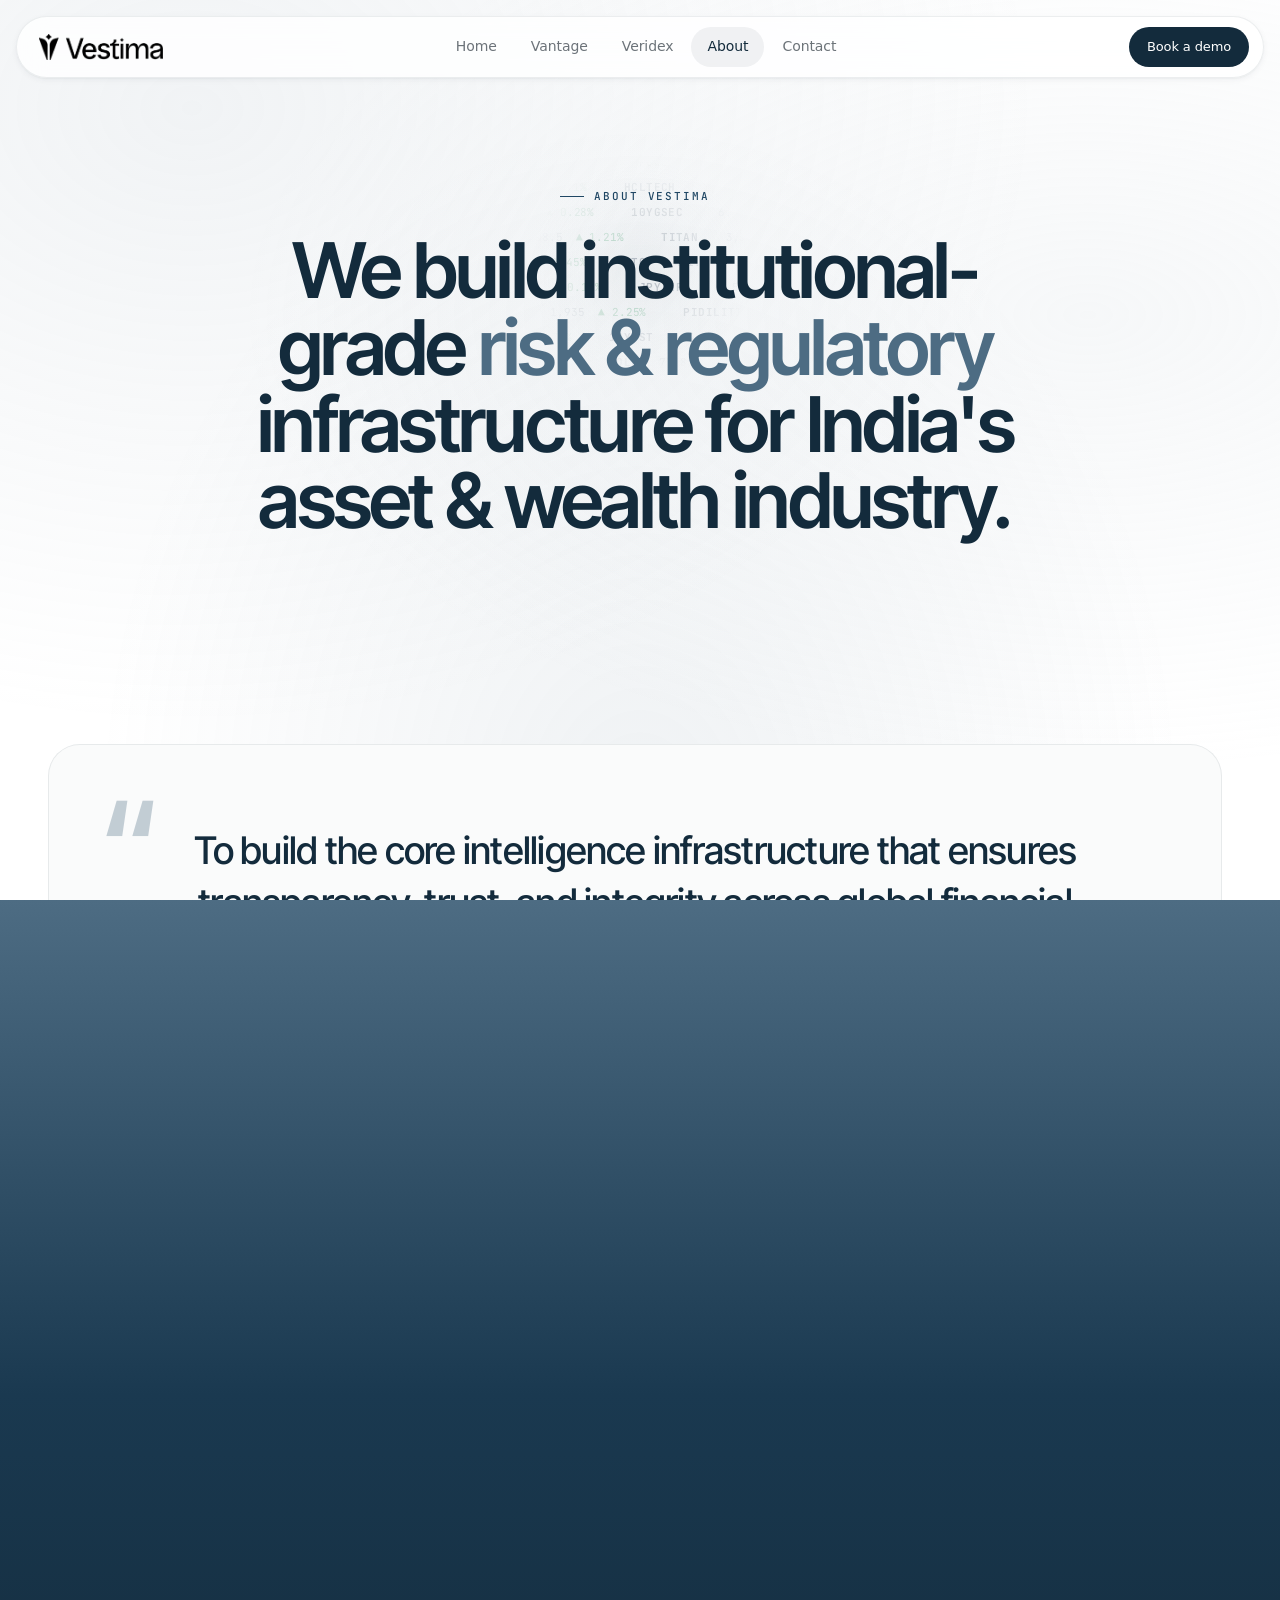
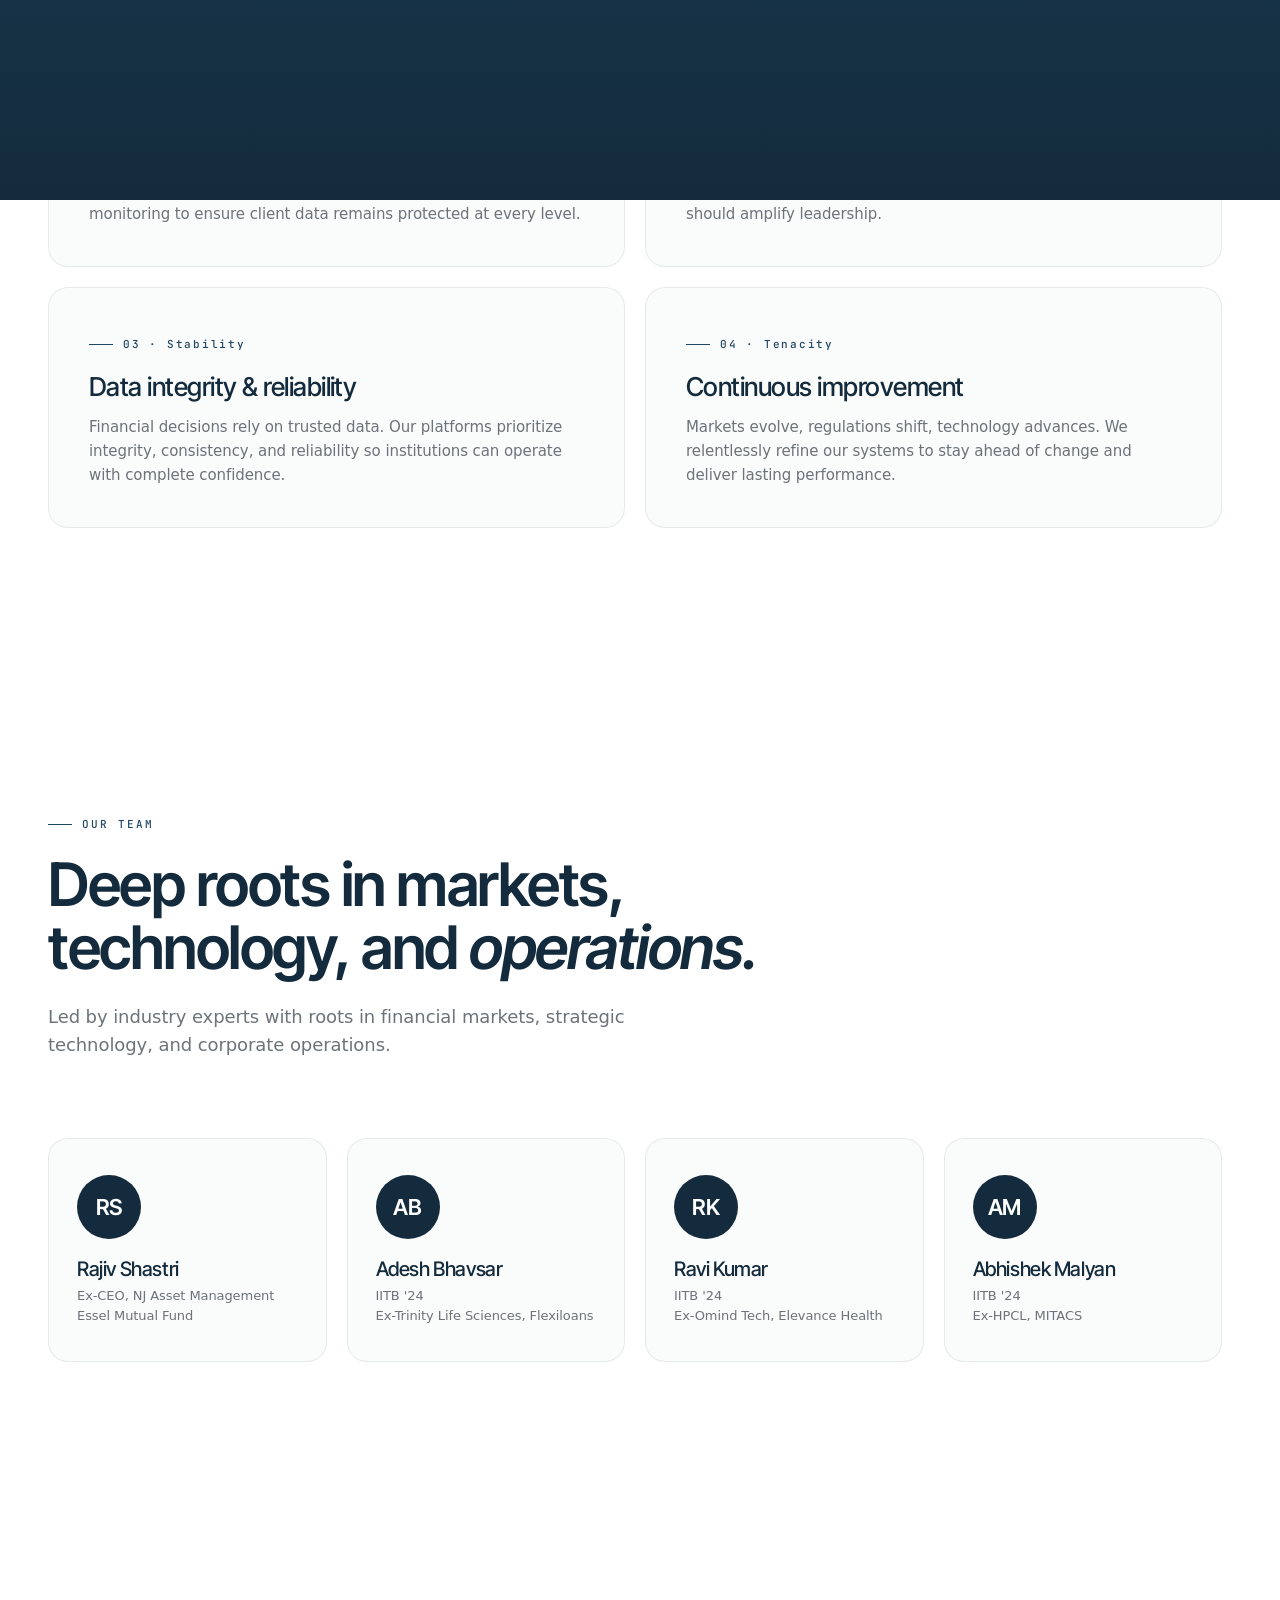
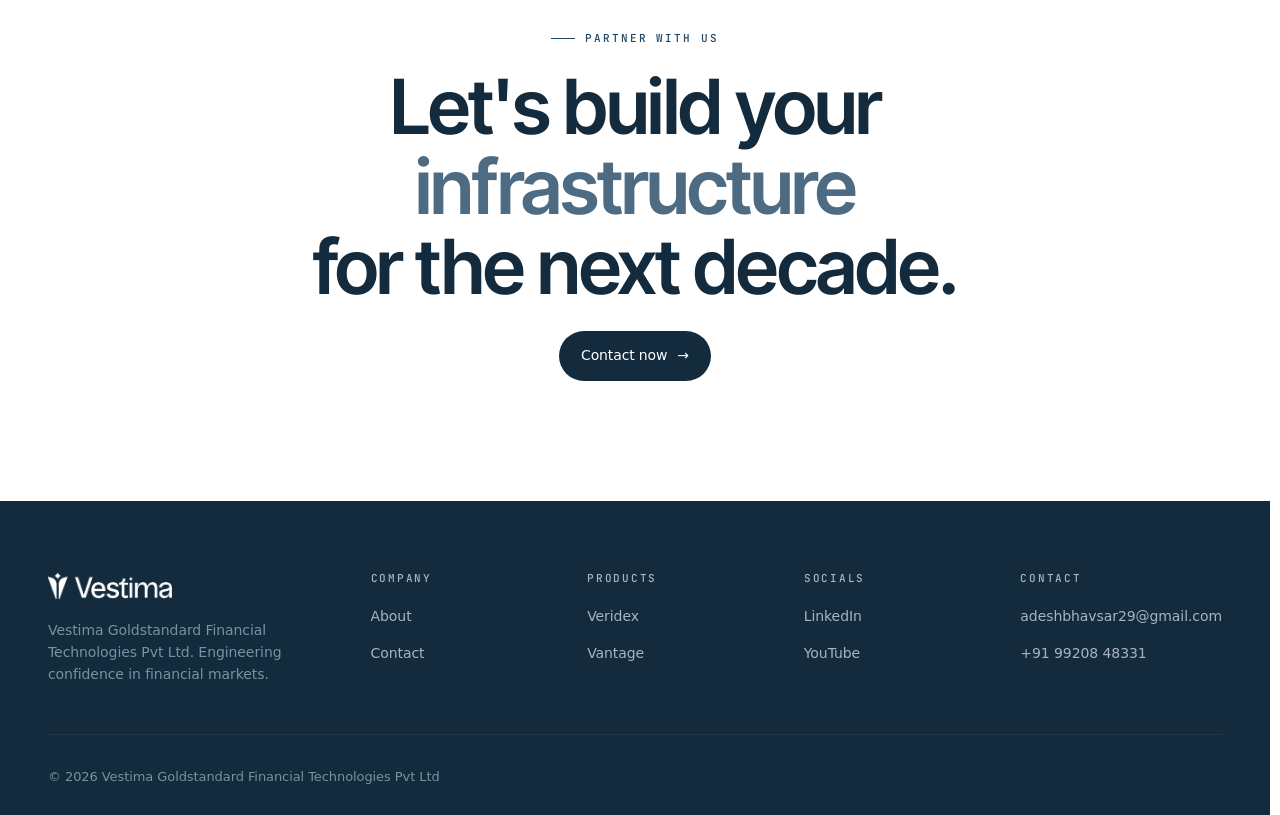
<file: about.html>
<!DOCTYPE html>
<html lang="en">
<head>
<meta charset="UTF-8">
<meta name="viewport" content="width=device-width, initial-scale=1.0">
<script>(function(){try{if(sessionStorage.getItem('pt-incoming')==='1'){document.documentElement.classList.add('pt-incoming');}}catch(e){}})();</script>
<title>About — Vestima</title>
<meta name="description" content="About Vestima — the team and mission behind institutional-grade risk and regulatory systems for India's financial markets.">
<meta name="author" content="Vestima">
<meta name="robots" content="index, follow">
<link rel="canonical" href="https://vestima.in/about.html">
<link rel="icon" type="image/png" href="assets/logo-mark.png">
<link rel="apple-touch-icon" href="assets/logo-mark.png">

<meta property="og:type" content="website">
<meta property="og:site_name" content="Vestima">
<meta property="og:title" content="About — Vestima">
<meta property="og:description" content="The team and mission behind Vestima.">
<meta property="og:url" content="https://vestima.in/about.html">
<meta property="og:image" content="https://vestima.in/assets/logo-full.png">
<meta property="og:locale" content="en_IN">

<meta name="twitter:card" content="summary_large_image">
<meta name="twitter:title" content="About — Vestima">
<meta name="twitter:description" content="The team and mission behind Vestima.">
<meta name="twitter:image" content="https://vestima.in/assets/logo-full.png">

<link rel="preconnect" href="https://fonts.googleapis.com">
<link rel="preconnect" href="https://fonts.gstatic.com" crossorigin>
<link href="https://fonts.googleapis.com/css2?family=Instrument+Serif:ital@0;1&family=Inter+Tight:wght@400;500;600&family=JetBrains+Mono:wght@400;500&display=swap" rel="stylesheet">
<link rel="stylesheet" href="assets/tokens.css?v=25">
<link rel="stylesheet" href="assets/layout.css?v=25">
<link rel="stylesheet" href="assets/home.css?v=25">
</head>
<body>
<div class="page-transition" id="ptOverlay"><div class="pt-logo"><img src="assets/logo-full.png" alt="Vestima"></div></div>
<div id="page-ticker" aria-hidden="true"></div>

<header class="site-header">
  <a href="index.html" class="logo"><img src="assets/logo-full.png" alt="Vestima"></a>
  <nav class="nav-links">
    <a href="index.html">Home</a>
    <a href="vantage.html">Vantage</a>
    <a href="veridex.html">Veridex</a>
    <a href="about.html" class="active">About</a>
    <a href="contact.html">Contact</a>
  </nav>
  <a href="contact.html" class="btn btn-primary header-cta">Book a demo</a>
</header>

<section class="hero" style="padding:180px 0 80px;">
  <div class="hero-bg"><div class="grid-lines"></div><div class="wash w1"></div><div class="wash w2"></div></div>
  <div class="container">
    <div class="hero-inner">
      <span class="eyebrow" data-reveal>About Vestima</span>
      <h1 data-reveal data-delay="1" style="font-size:clamp(44px,6vw,80px);">We build institutional-grade <em>risk &amp; regulatory</em> infrastructure for India's asset &amp; wealth industry.</h1>
    </div>
  </div>
</section>

<section class="section-sm">
  <div class="container">
    <div class="vision" data-reveal>
      <blockquote>To build the core intelligence infrastructure that ensures transparency, trust, and integrity across global financial markets.</blockquote>
    </div>
  </div>
</section>

<section class="section">
  <div class="container">
    <div class="section-head" data-reveal>
      <span class="eyebrow">Our core values</span>
      <h2>Infrastructure that is invisible but <em>intelligent.</em></h2>
      <p>Financial institutions perform best when infrastructure is invisible — until it needs to be absolutely certain.</p>
    </div>
    <div class="values-grid">
      <div class="value" data-reveal><span class="pill-label">01 · Vigilance</span><h4>Client data security</h4><p>Your data is your advantage. Our systems are built with strict security architecture, controlled access, and continuous monitoring to ensure client data remains protected at every level.</p></div>
      <div class="value" data-reveal data-delay="1"><span class="pill-label">02 · Empowerment</span><h4>Leadership through capability</h4><p>We empower institutions with tools that strengthen decision-making, operational control, and market intelligence. Technology should amplify leadership.</p></div>
      <div class="value" data-reveal data-delay="2"><span class="pill-label">03 · Stability</span><h4>Data integrity &amp; reliability</h4><p>Financial decisions rely on trusted data. Our platforms prioritize integrity, consistency, and reliability so institutions can operate with complete confidence.</p></div>
      <div class="value" data-reveal data-delay="3"><span class="pill-label">04 · Tenacity</span><h4>Continuous improvement</h4><p>Markets evolve, regulations shift, technology advances. We relentlessly refine our systems to stay ahead of change and deliver lasting performance.</p></div>
    </div>
  </div>
</section>

<section class="section">
  <div class="container">
    <div class="section-head" data-reveal>
      <span class="eyebrow">Our team</span>
      <h2>Deep roots in markets, technology, and <em>operations.</em></h2>
      <p>Led by industry experts with roots in financial markets, strategic technology, and corporate operations.</p>
    </div>
    <div class="team-grid">
      <div class="member" data-reveal><div class="avatar">RS</div><h5>Rajiv Shastri</h5><div class="role">Ex-CEO, NJ Asset Management<br>Essel Mutual Fund</div></div>
      <div class="member" data-reveal data-delay="1"><div class="avatar">AB</div><h5>Adesh Bhavsar</h5><div class="role">IITB '24<br>Ex-Trinity Life Sciences, Flexiloans</div></div>
      <div class="member" data-reveal data-delay="2"><div class="avatar">RK</div><h5>Ravi Kumar</h5><div class="role">IITB '24<br>Ex-Omind Tech, Elevance Health</div></div>
      <div class="member" data-reveal data-delay="3"><div class="avatar">AM</div><h5>Abhishek Malyan</h5><div class="role">IITB '24<br>Ex-HPCL, MITACS</div></div>
    </div>
  </div>
</section>

<section class="cta">
  <div class="container">
    <span class="eyebrow" data-reveal>Partner with us</span>
    <h2 data-reveal data-delay="1">Let's build your <em>infrastructure</em><br>for the next decade.</h2>
    <a href="contact.html" class="btn btn-primary" data-reveal data-delay="2">Contact now <span class="arr">→</span></a>
  </div>
</section>

<footer class="site-footer">
  <div class="container">
    <div class="footer-top">
      <div class="footer-brand"><div class="logo"><img src="assets/logo-full.png" alt="Vestima"></div><p>Vestima Goldstandard Financial Technologies Pvt Ltd. Engineering confidence in financial markets.</p></div>
      <div class="footer-col"><h6>Company</h6><ul><li><a href="about.html">About</a></li><li><a href="contact.html">Contact</a></li></ul></div>
      <div class="footer-col"><h6>Products</h6><ul><li><a href="veridex.html">Veridex</a></li><li><a href="vantage.html">Vantage</a></li></ul></div>
      <div class="footer-col"><h6>Socials</h6><ul><li><a href="https://www.linkedin.com/company/Vestima" target="_blank">LinkedIn</a></li><li><a href="https://www.youtube.com/@VestimaGoldStandard" target="_blank">YouTube</a></li></ul></div>
      <div class="footer-col"><h6>Contact</h6><ul><li><a href="mailto:adeshbhavsar29@gmail.com">adeshbhavsar29@gmail.com</a></li><li><a href="tel:+919920848331">+91 99208 48331</a></li></ul></div>
    </div>
    <div class="footer-bottom"><div>© 2026 Vestima Goldstandard Financial Technologies Pvt Ltd</div></div>
  </div>
</footer>
<script src="assets/site.js?v=25"></script>
</body>
</html>
</file>
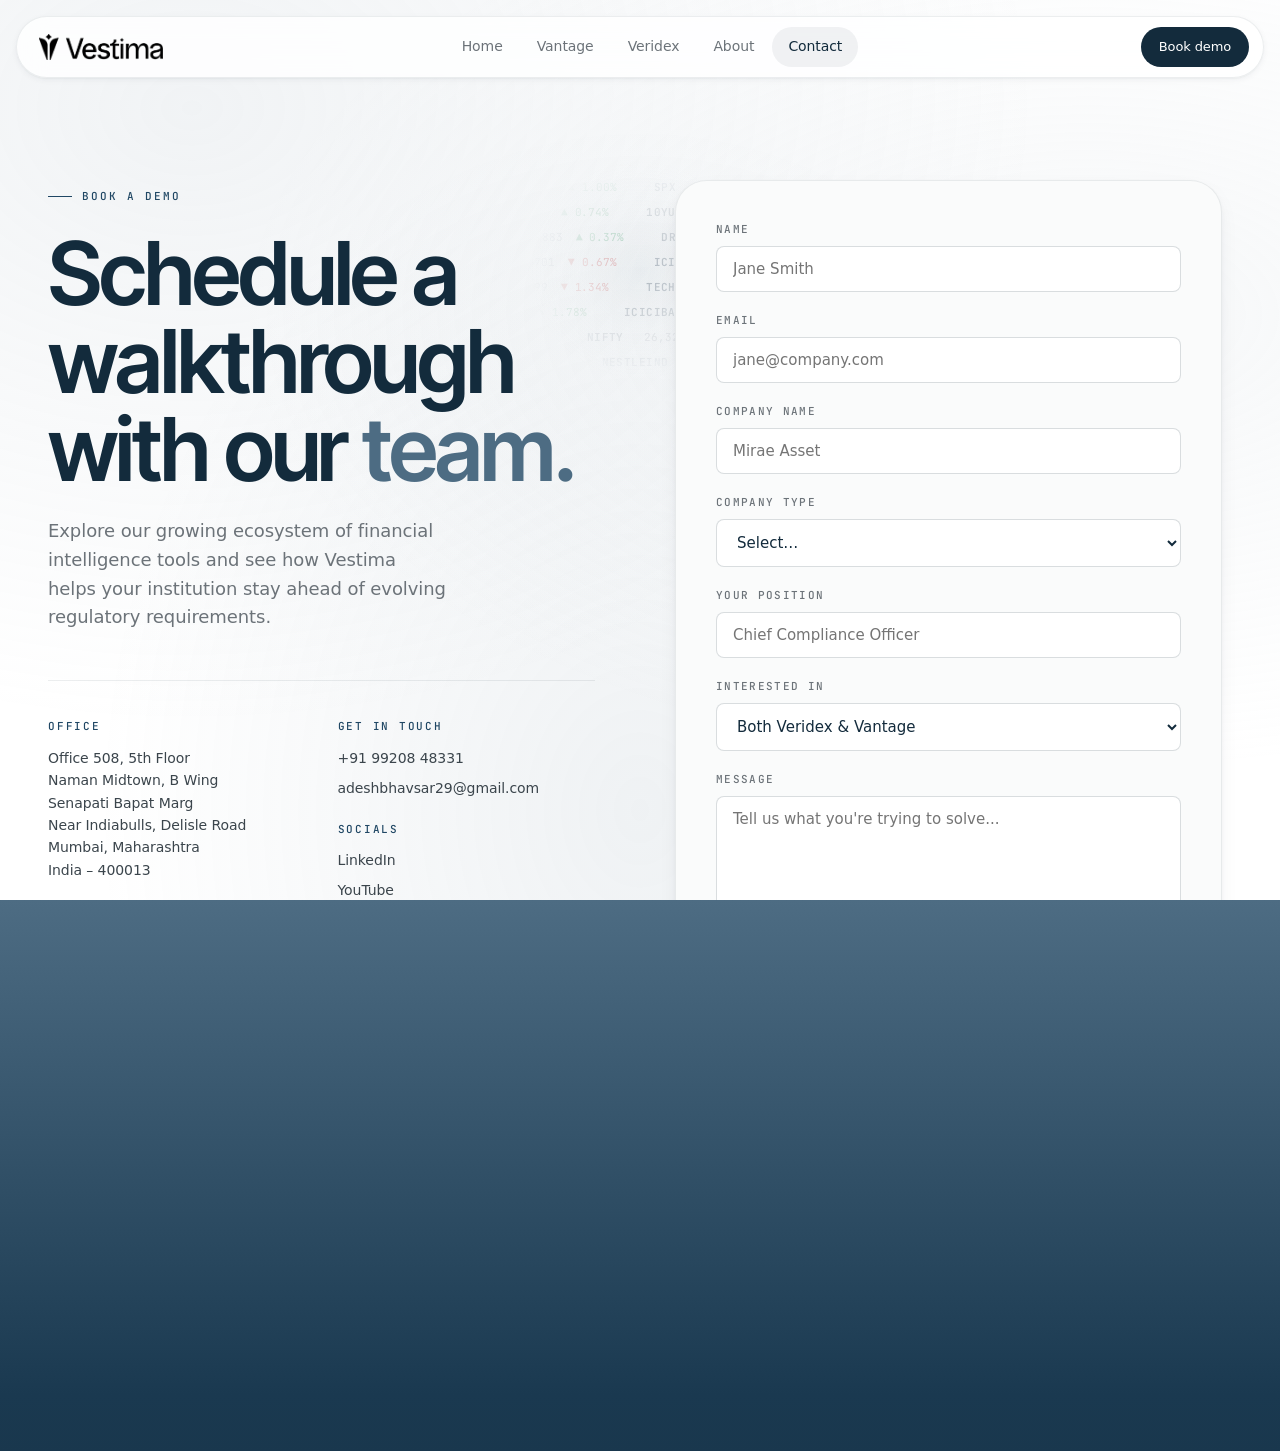
<file: contact.html>
<!DOCTYPE html>
<html lang="en">
<head>
<meta charset="UTF-8">
<meta name="viewport" content="width=device-width, initial-scale=1.0">
<script>(function(){try{if(sessionStorage.getItem('pt-incoming')==='1'){document.documentElement.classList.add('pt-incoming');}}catch(e){}})();</script>
<title>Contact — Book a demo with Vestima</title>
<meta name="description" content="Book a 30-minute walkthrough of Vestima's risk and regulatory products. Get in touch with the team to see Vantage and Veridex in action.">
<meta name="author" content="Vestima">
<meta name="robots" content="index, follow">
<link rel="canonical" href="https://vestima.in/contact.html">
<link rel="icon" type="image/png" href="assets/logo-mark.png">
<link rel="apple-touch-icon" href="assets/logo-mark.png">

<meta property="og:type" content="website">
<meta property="og:site_name" content="Vestima">
<meta property="og:title" content="Contact — Book a demo with Vestima">
<meta property="og:description" content="Book a 30-minute walkthrough of Vestima's risk and regulatory products.">
<meta property="og:url" content="https://vestima.in/contact.html">
<meta property="og:image" content="https://vestima.in/assets/logo-full.png">
<meta property="og:locale" content="en_IN">

<meta name="twitter:card" content="summary_large_image">
<meta name="twitter:title" content="Contact — Book a demo with Vestima">
<meta name="twitter:description" content="Book a 30-minute walkthrough of Vestima's risk and regulatory products.">
<meta name="twitter:image" content="https://vestima.in/assets/logo-full.png">

<link rel="preconnect" href="https://fonts.googleapis.com">
<link rel="preconnect" href="https://fonts.gstatic.com" crossorigin>
<link href="https://fonts.googleapis.com/css2?family=Instrument+Serif:ital@0;1&family=Inter+Tight:wght@400;500;600&family=JetBrains+Mono:wght@400;500&display=swap" rel="stylesheet">
<link rel="stylesheet" href="assets/tokens.css?v=25">
<link rel="stylesheet" href="assets/layout.css?v=25">
<link rel="stylesheet" href="assets/home.css?v=25">
</head>
<body>
<div class="page-transition" id="ptOverlay"><div class="pt-logo"><img src="assets/logo-full.png" alt="Vestima"></div></div>
<div id="page-ticker" aria-hidden="true"></div>

<header class="site-header">
  <a href="index.html" class="logo"><img src="assets/logo-full.png" alt="Vestima"></a>
  <nav class="nav-links">
    <a href="index.html">Home</a>
    <a href="vantage.html">Vantage</a>
    <a href="veridex.html">Veridex</a>
    <a href="about.html">About</a>
    <a href="contact.html" class="active">Contact</a>
  </nav>
  <a href="#form" class="btn btn-primary header-cta">Book demo</a>
</header>

<section class="hero" style="padding:180px 0 100px;min-height:auto;">
  <div class="hero-bg"><div class="grid-lines"></div><div class="wash w1"></div><div class="wash w2"></div></div>
  <div class="container" style="position:relative;z-index:2;">
    <div class="contact-layout">
      <div class="contact-info">
        <span class="eyebrow" data-reveal>Book a demo</span>
        <h1 data-reveal data-delay="1">Schedule a walkthrough with our <em>team.</em></h1>
        <p class="lead" data-reveal data-delay="2">Explore our growing ecosystem of financial intelligence tools and see how Vestima helps your institution stay ahead of evolving regulatory requirements.</p>
        <div class="contact-blocks" data-reveal data-delay="3">
          <div>
            <h6>Office</h6>
            <p>Office 508, 5th Floor<br>Naman Midtown, B Wing<br>Senapati Bapat Marg<br>Near Indiabulls, Delisle Road<br>Mumbai, Maharashtra<br>India – 400013</p>
          </div>
          <div>
            <h6>Get in touch</h6>
            <div class="line"><a href="tel:+919920848331">+91 99208 48331</a></div>
            <div class="line"><a href="mailto:adeshbhavsar29@gmail.com">adeshbhavsar29@gmail.com</a></div>
            <h6 style="margin-top:24px;">Socials</h6>
            <div class="line"><a href="https://www.linkedin.com/company/Vestima" target="_blank">LinkedIn</a></div>
            <div class="line"><a href="https://www.youtube.com/@VestimaGoldStandard" target="_blank">YouTube</a></div>
          </div>
        </div>
      </div>
      <form class="contact-form" id="form" data-reveal data-delay="1">
        <div class="field"><label for="name">Name</label><input id="name" type="text" placeholder="Jane Smith" required></div>
        <div class="field"><label for="email">Email</label><input id="email" type="email" placeholder="jane@company.com" required></div>
        <div class="field"><label for="company-name">Company name</label><input id="company-name" type="text" placeholder="Mirae Asset" required></div>
        <div class="field"><label for="company">Company type</label><select id="company" required><option value="">Select…</option><option>AMC</option><option>PMS</option><option>AIF</option><option>Broker</option><option>Distributor</option><option>Family Office</option><option>Bank / Treasury</option><option>Insurance</option><option>Other</option></select></div>
        <div class="field"><label for="position">Your position</label><input id="position" type="text" placeholder="Chief Compliance Officer" required></div>
        <div class="field"><label for="product">Interested in</label><select id="product"><option>Both Veridex &amp; Vantage</option><option>Veridex only</option><option>Vantage only</option><option>Not sure yet</option></select></div>
        <div class="field"><label for="msg">Message</label><textarea id="msg" placeholder="Tell us what you're trying to solve..."></textarea></div>
        <button type="submit" class="submit" id="submit-btn">Submit →</button>
        <div id="form-msg" style="display:none;margin-top:16px;font-size:14px;"></div>
      </form>

      <script>
        document.getElementById('form').addEventListener('submit', function(e) {
          e.preventDefault();
          var btn = document.getElementById('submit-btn');
          var msg = document.getElementById('form-msg');

          btn.textContent = 'Sending…';
          btn.disabled = true;

          var payload = {
            name:         document.getElementById('name').value,
            email:        document.getElementById('email').value,
            company_name: document.getElementById('company-name').value,
            company:      document.getElementById('company').value,
            position:     document.getElementById('position').value,
            product:      document.getElementById('product').value,
            message:      document.getElementById('msg').value,
            timestamp:    new Date().toISOString(),
            source:       'contact.html'
          };

          fetch('https://script.google.com/macros/s/AKfycbwopGCH-BqqmZTBoNpP8Pa4wR-_8C9BYzzl1SXNRmfHAVJg3_BzgJvIT-3qV0lqiUOS/exec', {
            method: 'POST',
            body: JSON.stringify(payload)
          })
          .then(function(r) { return r.json(); })
          .then(function(data) {
            if (data.success) {
              btn.textContent = 'Thank you — we\'ll be in touch.';
              btn.style.background = 'var(--green-600)';
              msg.style.display = 'block';
              msg.style.color = 'var(--success-600)';
              msg.textContent = 'Your message has been received. Expect to hear from us within 24 hours.';
              document.getElementById('form').reset();
            } else {
              throw new Error('Server error');
            }
          })
          .catch(function() {
            btn.textContent = 'Submit →';
            btn.disabled = false;
            msg.style.display = 'block';
            msg.style.color = 'red';
            msg.textContent = 'Something went wrong. Please email us directly at adeshbhavsar29@gmail.com';
          });
        });
      </script>
    </div>
  </div>
</section>

<footer class="site-footer">
  <div class="container">
    <div class="footer-top">
      <div class="footer-brand"><div class="logo"><img src="assets/logo-full.png" alt="Vestima"></div><p>Vestima Goldstandard Financial Technologies Pvt Ltd. Engineering confidence in financial markets.</p></div>
      <div class="footer-col"><h6>Company</h6><ul><li><a href="about.html">About</a></li><li><a href="contact.html">Contact</a></li></ul></div>
      <div class="footer-col"><h6>Products</h6><ul><li><a href="veridex.html">Veridex</a></li><li><a href="vantage.html">Vantage</a></li></ul></div>
      <div class="footer-col"><h6>Socials</h6><ul><li><a href="https://www.linkedin.com/company/Vestima" target="_blank">LinkedIn</a></li><li><a href="https://www.youtube.com/@VestimaGoldStandard" target="_blank">YouTube</a></li></ul></div>
      <div class="footer-col"><h6>Contact</h6><ul><li><a href="mailto:adeshbhavsar29@gmail.com">adeshbhavsar29@gmail.com</a></li><li><a href="tel:+919920848331">+91 99208 48331</a></li></ul></div>
    </div>
    <div class="footer-bottom"><div>© 2026 Vestima Goldstandard Financial Technologies Pvt Ltd</div></div>
  </div>
</footer>
<script src="assets/site.js?v=25"></script>
</body>
</html>
</file>
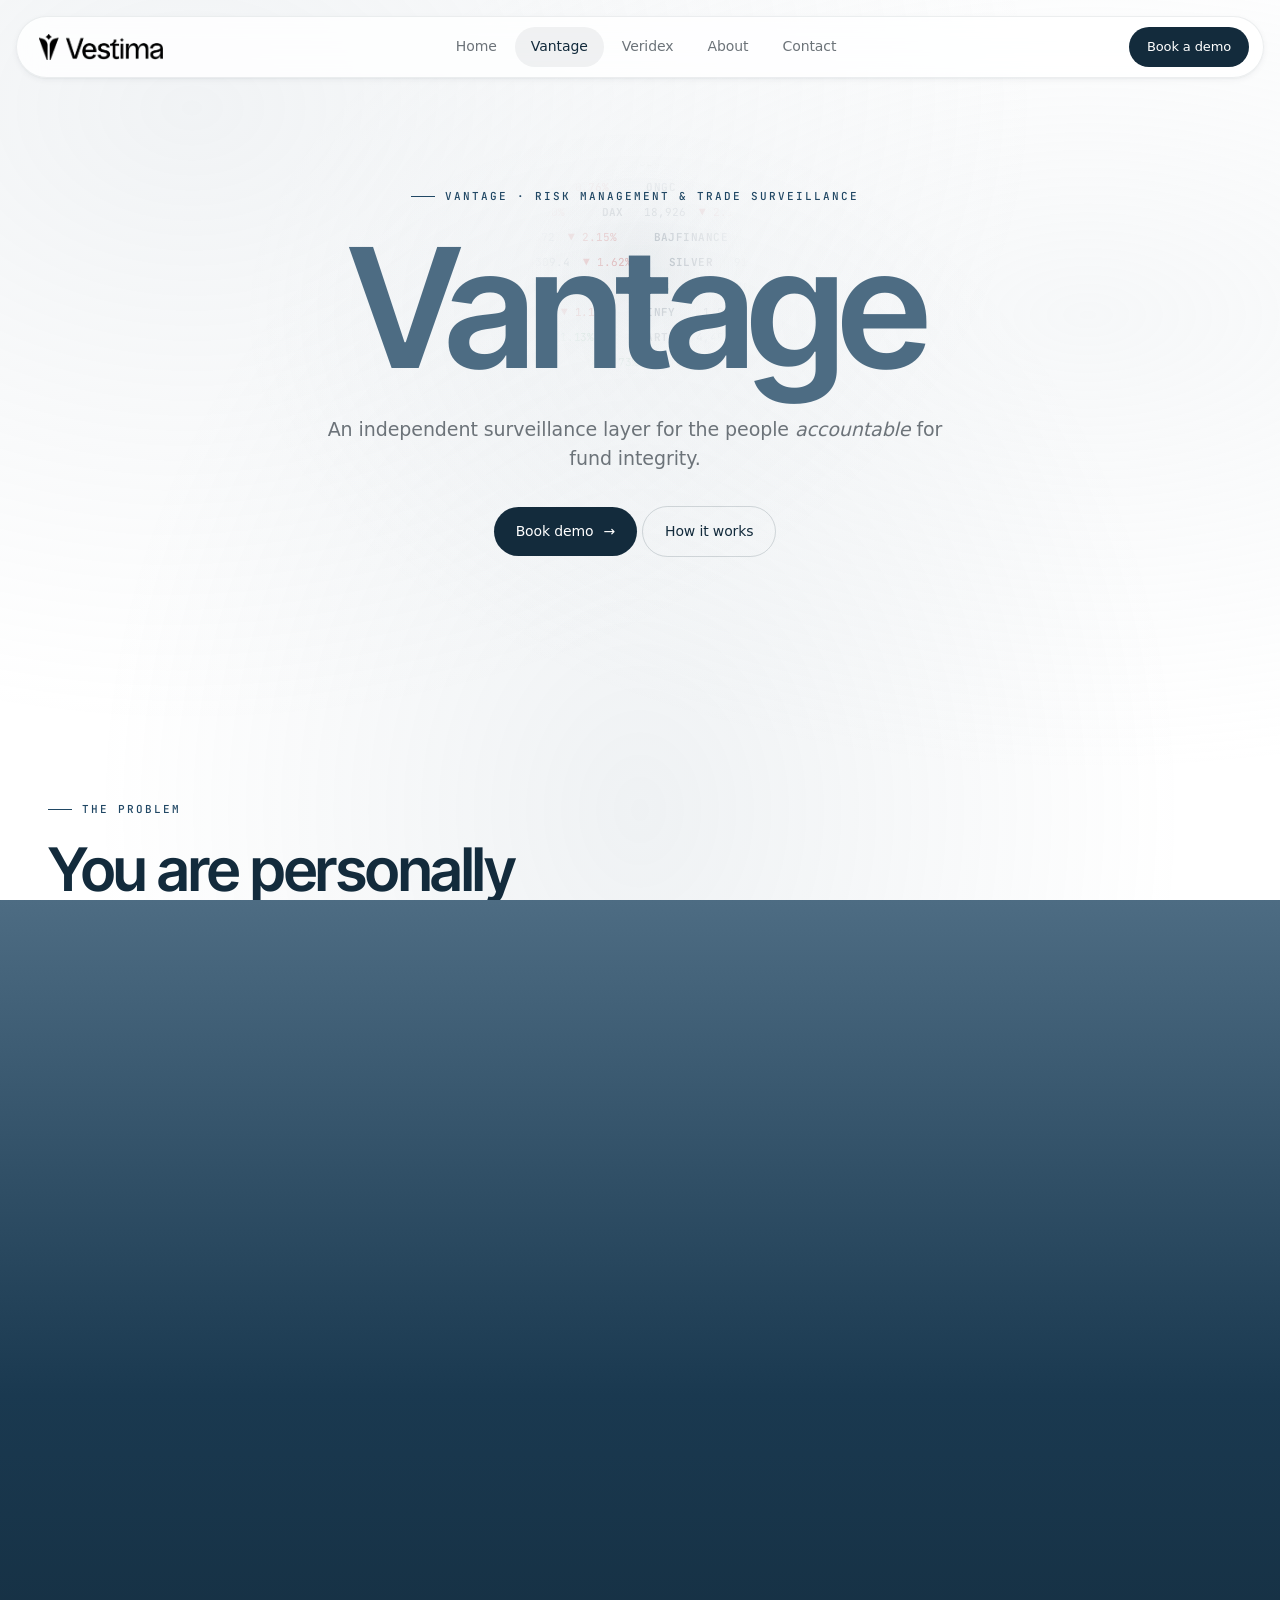
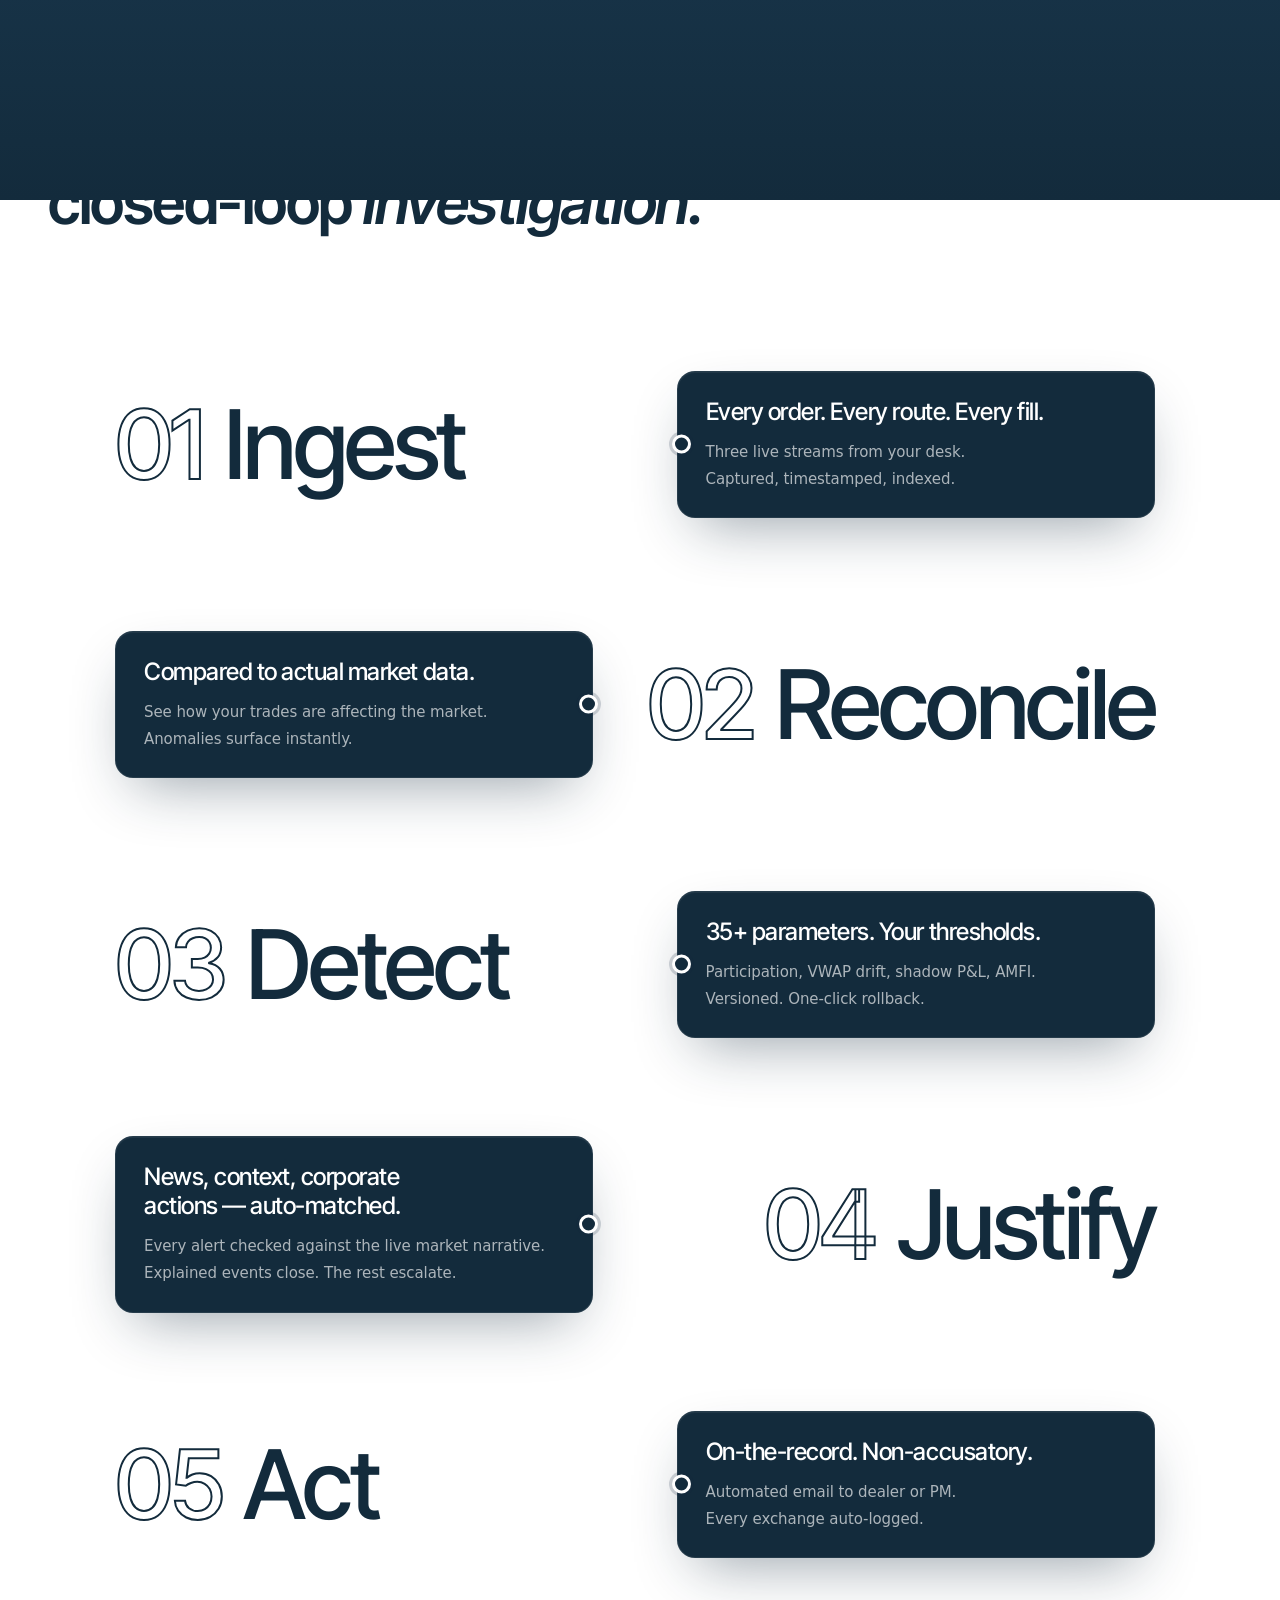
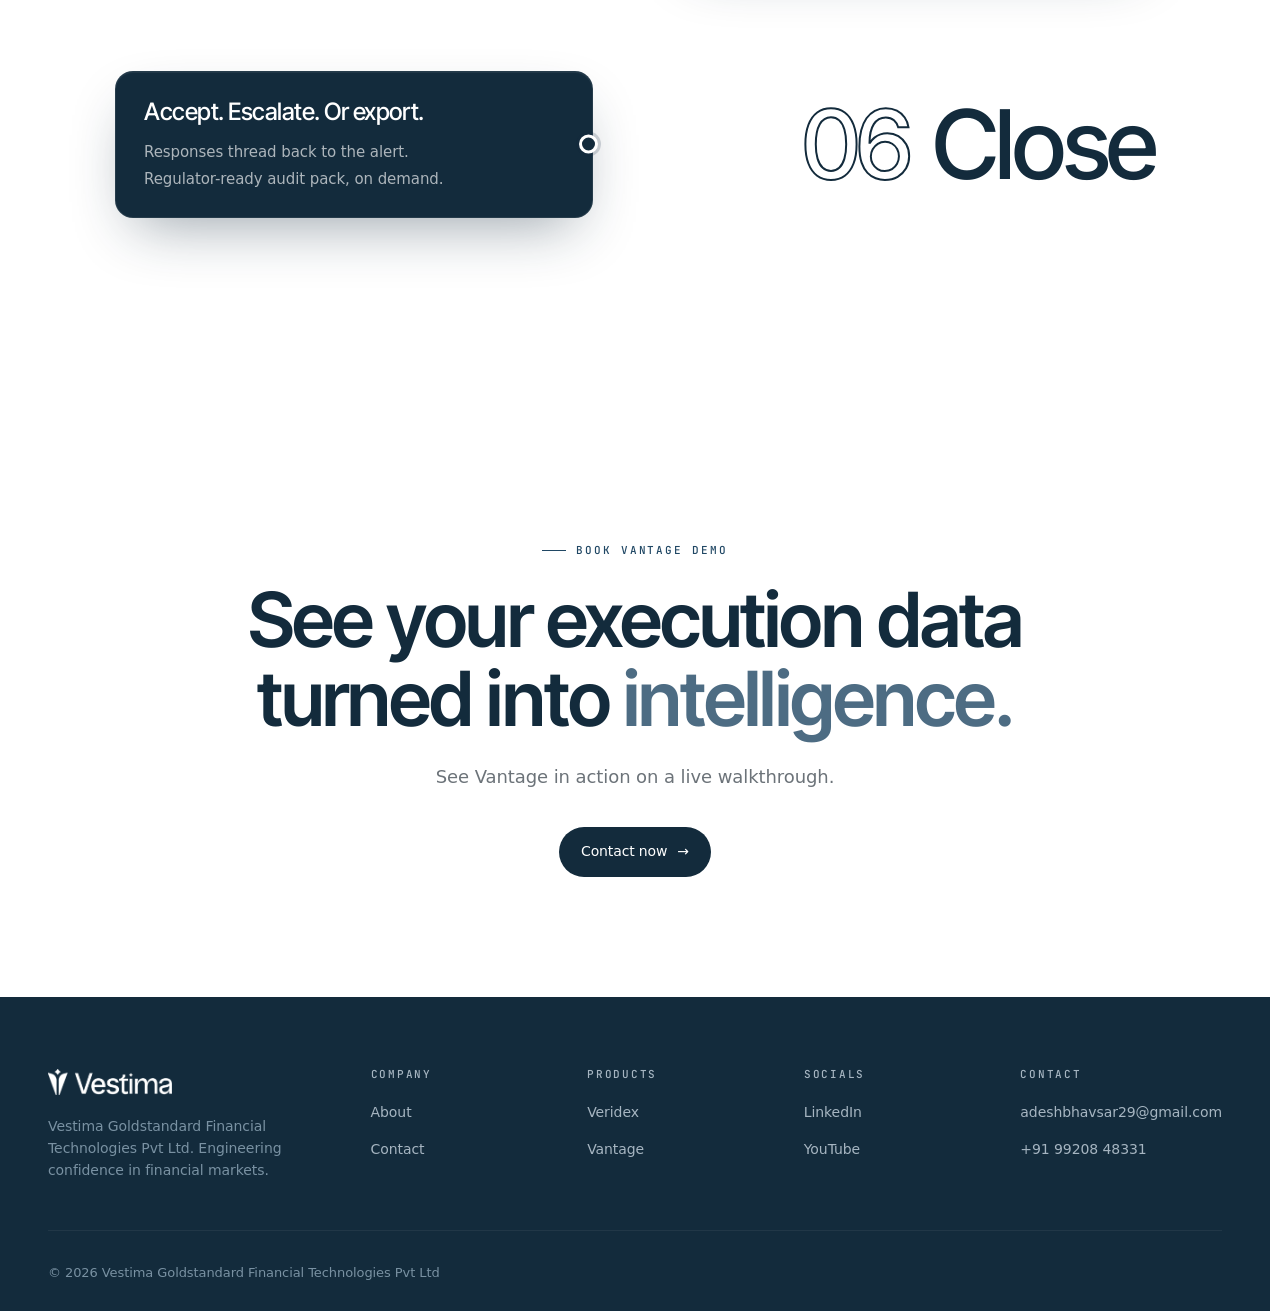
<file: vantage.html>
<!DOCTYPE html>
<html lang="en">
<head>
<meta charset="UTF-8">
<meta name="viewport" content="width=device-width, initial-scale=1.0">
<script>(function(){try{if(sessionStorage.getItem('pt-incoming')==='1'){document.documentElement.classList.add('pt-incoming');}}catch(e){}})();</script>
<title>Vantage — Risk management by Vestima</title>
<meta name="description" content="Vantage by Vestima — institutional-grade risk management for AMCs and PMSs. Bring discipline, transparency and precision to portfolio risk.">
<meta name="author" content="Vestima">
<meta name="robots" content="index, follow">
<link rel="canonical" href="https://vestima.in/vantage.html">
<link rel="icon" type="image/png" href="assets/logo-mark.png">
<link rel="apple-touch-icon" href="assets/logo-mark.png">

<meta property="og:type" content="website">
<meta property="og:site_name" content="Vestima">
<meta property="og:title" content="Vantage — Risk management by Vestima">
<meta property="og:description" content="Institutional-grade risk management for AMCs and PMSs.">
<meta property="og:url" content="https://vestima.in/vantage.html">
<meta property="og:image" content="https://vestima.in/assets/logo-full.png">
<meta property="og:locale" content="en_IN">

<meta name="twitter:card" content="summary_large_image">
<meta name="twitter:title" content="Vantage — Risk management by Vestima">
<meta name="twitter:description" content="Institutional-grade risk management for AMCs and PMSs.">
<meta name="twitter:image" content="https://vestima.in/assets/logo-full.png">

<link rel="preconnect" href="https://fonts.googleapis.com">
<link rel="preconnect" href="https://fonts.gstatic.com" crossorigin>
<link href="https://fonts.googleapis.com/css2?family=Instrument+Serif:ital@0;1&family=Inter+Tight:wght@400;500;600&family=JetBrains+Mono:wght@400;500&display=swap" rel="stylesheet">
<link rel="stylesheet" href="assets/tokens.css?v=40">
<link rel="stylesheet" href="assets/layout.css?v=40">
<link rel="stylesheet" href="assets/home.css?v=40">
<link rel="stylesheet" href="assets/vantage.css?v=40">
<link rel="stylesheet" href="assets/vantage-zz.css?v=40">
</head>
<body>
<div class="page-transition" id="ptOverlay"><div class="pt-logo"><img src="assets/logo-full.png" alt="Vestima"></div></div>
<div id="page-ticker" aria-hidden="true"></div>

<header class="site-header">
  <a href="index.html" class="logo"><img src="assets/logo-full.png" alt="Vestima"></a>
  <nav class="nav-links">
    <a href="index.html">Home</a>
    <a href="vantage.html" class="active">Vantage</a>
    <a href="veridex.html">Veridex</a>
    <a href="about.html">About</a>
    <a href="contact.html">Contact</a>
  </nav>
  <a href="contact.html" class="btn btn-primary header-cta">Book a demo</a>
</header>

<section class="product-hero">
  <div class="hero-bg"><div class="grid-lines"></div><div class="wash w1"></div><div class="wash w2"></div></div>
  <div class="container" style="position:relative;z-index:2;">
    <span class="eyebrow" data-reveal>Vantage · Risk management &amp; trade surveillance</span>
    <h1 data-reveal data-delay="1"><em>Vantage</em></h1>
    <p class="lead" data-reveal data-delay="2">An independent surveillance layer for the people <em>accountable</em> for fund integrity.</p>
    <div class="hero-actions" data-reveal data-delay="3">
      <a href="contact.html" class="btn btn-primary">Book demo <span class="arr">→</span></a>
      <a href="#surveillance" class="btn btn-ghost">How it works</a>
    </div>
  </div>
</section>

<!-- WHY IT EXISTS -->
<section class="section" id="why">
  <div class="container">
    <div class="section-head" data-reveal>
      <span class="eyebrow">The problem</span>
      <h2>You are personally accountable —<br>yet dependent on the people you <em>suspect.</em></h2>
    </div>
    <div class="risk-grid">
      <div class="risk-card" data-reveal>
        <div class="rk-tag">01 · Insider threat</div>
        <h4>Discretion without oversight</h4>
        <p>Dealers and fund managers exercise wide latitude every second of the trading day. Manual review cannot keep pace — and won't catch what it is looking at.</p>
      </div>
      <div class="risk-card" data-reveal data-delay="1">
        <div class="rk-tag">02 · Broker collusion</div>
        <h4>External relationships, invisible patterns</h4>
        <p>Front-running, coordinated placement, and IOC manipulation often involve brokers. Without exchange-direct reconciliation, these patterns stay hidden.</p>
      </div>
      <div class="risk-card" data-reveal data-delay="2">
        <div class="rk-tag">03 · No CEO visibility</div>
        <h4>Self-reporting is not a control</h4>
        <p>The leadership is accountable to investors and the regulator — yet has no independent feed of what actually happened on the desk today.</p>
      </div>
    </div>
  </div>
</section>

<!-- WORKFLOW — zig-zag straight-line timeline -->
<section class="section" id="surveillance" style="padding-top:70px">
  <div class="container">
    <div class="section-head" data-reveal>
      <span class="eyebrow">How Vantage works</span>
      <h2>From raw order data to a<br>closed-loop <em>investigation.</em></h2>
    </div>

    <div class="zz" data-reveal>
      <svg class="zz-path" viewBox="0 0 800 1560" preserveAspectRatio="none" aria-hidden="true">
        <!-- Path stays in the gap zones between rows so it never crosses heading text -->
        <path
          d="M 420 130 L 420 260 L 380 260 L 380 390
             L 380 520 L 420 520 L 420 650
             L 420 780 L 380 780 L 380 910
             L 380 1040 L 420 1040 L 420 1170
             L 420 1300 L 380 1300 L 380 1430"
          stroke="#132B3C" stroke-width="3" fill="none" stroke-linecap="round" stroke-linejoin="miter"
          stroke-dasharray="180 2400"
          class="zz-flow-stroke"/>
      </svg>

      <!-- Each row has: heading+number (as watermark background) and a card -->
      <div class="zz-row zz-right">
        <div class="zz-bg"><span class="zz-bn">01</span><span class="zz-bh">Ingest</span></div>
        <div class="zz-card">
          <h4>Every order. Every route. Every fill.</h4>
          <p>Three live streams from your desk.</p>
          <p>Captured, timestamped, indexed.</p>
        </div>
      </div>

      <div class="zz-row zz-left">
        <div class="zz-bg"><span class="zz-bn">02</span><span class="zz-bh">Reconcile</span></div>
        <div class="zz-card">
          <h4>Compared to actual market data.</h4>
          <p>See how your trades are affecting the market.</p>
          <p>Anomalies surface instantly.</p>
        </div>
      </div>

      <div class="zz-row zz-right">
        <div class="zz-bg"><span class="zz-bn">03</span><span class="zz-bh">Detect</span></div>
        <div class="zz-card">
          <h4>35+ parameters. Your thresholds.</h4>
          <p>Participation, VWAP drift, shadow P&amp;L, AMFI.</p>
          <p>Versioned. One-click rollback.</p>
        </div>
      </div>

      <div class="zz-row zz-left">
        <div class="zz-bg"><span class="zz-bn">04</span><span class="zz-bh">Justify</span></div>
        <div class="zz-card">
          <h4>News, context, corporate actions — auto-matched.</h4>
          <p>Every alert checked against the live market narrative.</p>
          <p>Explained events close. The rest escalate.</p>
        </div>
      </div>

      <div class="zz-row zz-right">
        <div class="zz-bg"><span class="zz-bn">05</span><span class="zz-bh">Act</span></div>
        <div class="zz-card">
          <h4>On-the-record. Non-accusatory.</h4>
          <p>Automated email to dealer or PM.</p>
          <p>Every exchange auto-logged.</p>
        </div>
      </div>

      <div class="zz-row zz-left zz-final">
        <div class="zz-bg"><span class="zz-bn">06</span><span class="zz-bh">Close</span></div>
        <div class="zz-card">
          <h4>Accept. Escalate. Or export.</h4>
          <p>Responses thread back to the alert.</p>
          <p>Regulator-ready audit pack, on demand.</p>
        </div>
      </div>
    </div>
  </div>
</section>

<section class="cta">
  <div class="container">
    <span class="eyebrow" data-reveal>Book Vantage demo</span>
    <h2 data-reveal data-delay="1">See your execution data<br>turned into <em>intelligence.</em></h2>
    <p data-reveal data-delay="2">See Vantage in action on a live walkthrough.</p>
    <a href="contact.html" class="btn btn-primary" data-reveal data-delay="3">Contact now <span class="arr">→</span></a>
  </div>
</section>

<footer class="site-footer">
  <div class="container">
    <div class="footer-top">
      <div class="footer-brand"><div class="logo"><img src="assets/logo-full.png" alt="Vestima"></div><p>Vestima Goldstandard Financial Technologies Pvt Ltd. Engineering confidence in financial markets.</p></div>
      <div class="footer-col"><h6>Company</h6><ul><li><a href="about.html">About</a></li><li><a href="contact.html">Contact</a></li></ul></div>
      <div class="footer-col"><h6>Products</h6><ul><li><a href="veridex.html">Veridex</a></li><li><a href="vantage.html">Vantage</a></li></ul></div>
      <div class="footer-col"><h6>Socials</h6><ul><li><a href="https://www.linkedin.com/company/Vestima" target="_blank">LinkedIn</a></li><li><a href="https://www.youtube.com/@VestimaGoldStandard" target="_blank">YouTube</a></li></ul></div>
      <div class="footer-col"><h6>Contact</h6><ul><li><a href="mailto:adeshbhavsar29@gmail.com">adeshbhavsar29@gmail.com</a></li><li><a href="tel:+919920848331">+91 99208 48331</a></li></ul></div>
    </div>
    <div class="footer-bottom"><div>© 2026 Vestima Goldstandard Financial Technologies Pvt Ltd</div></div>
  </div>
</footer>
<script src="assets/site.js?v=40"></script>
</body>
</html>
</file>
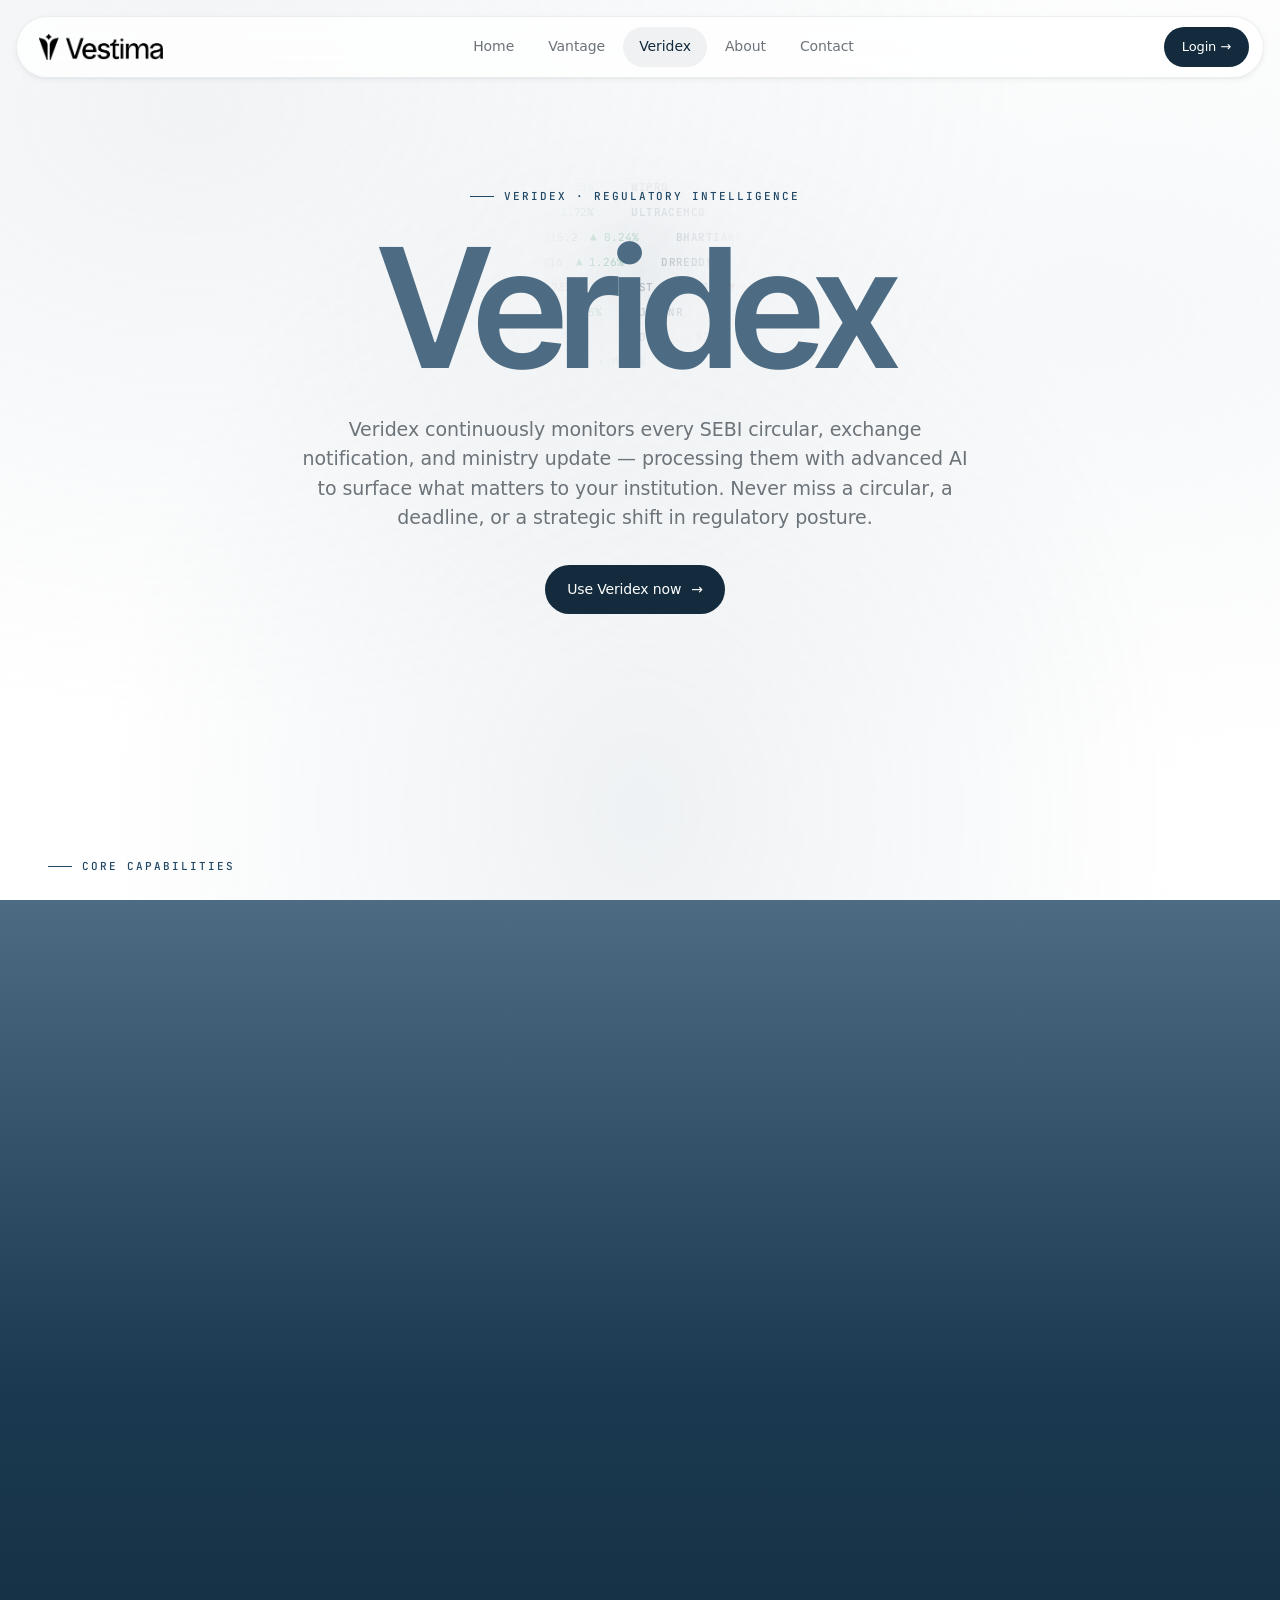
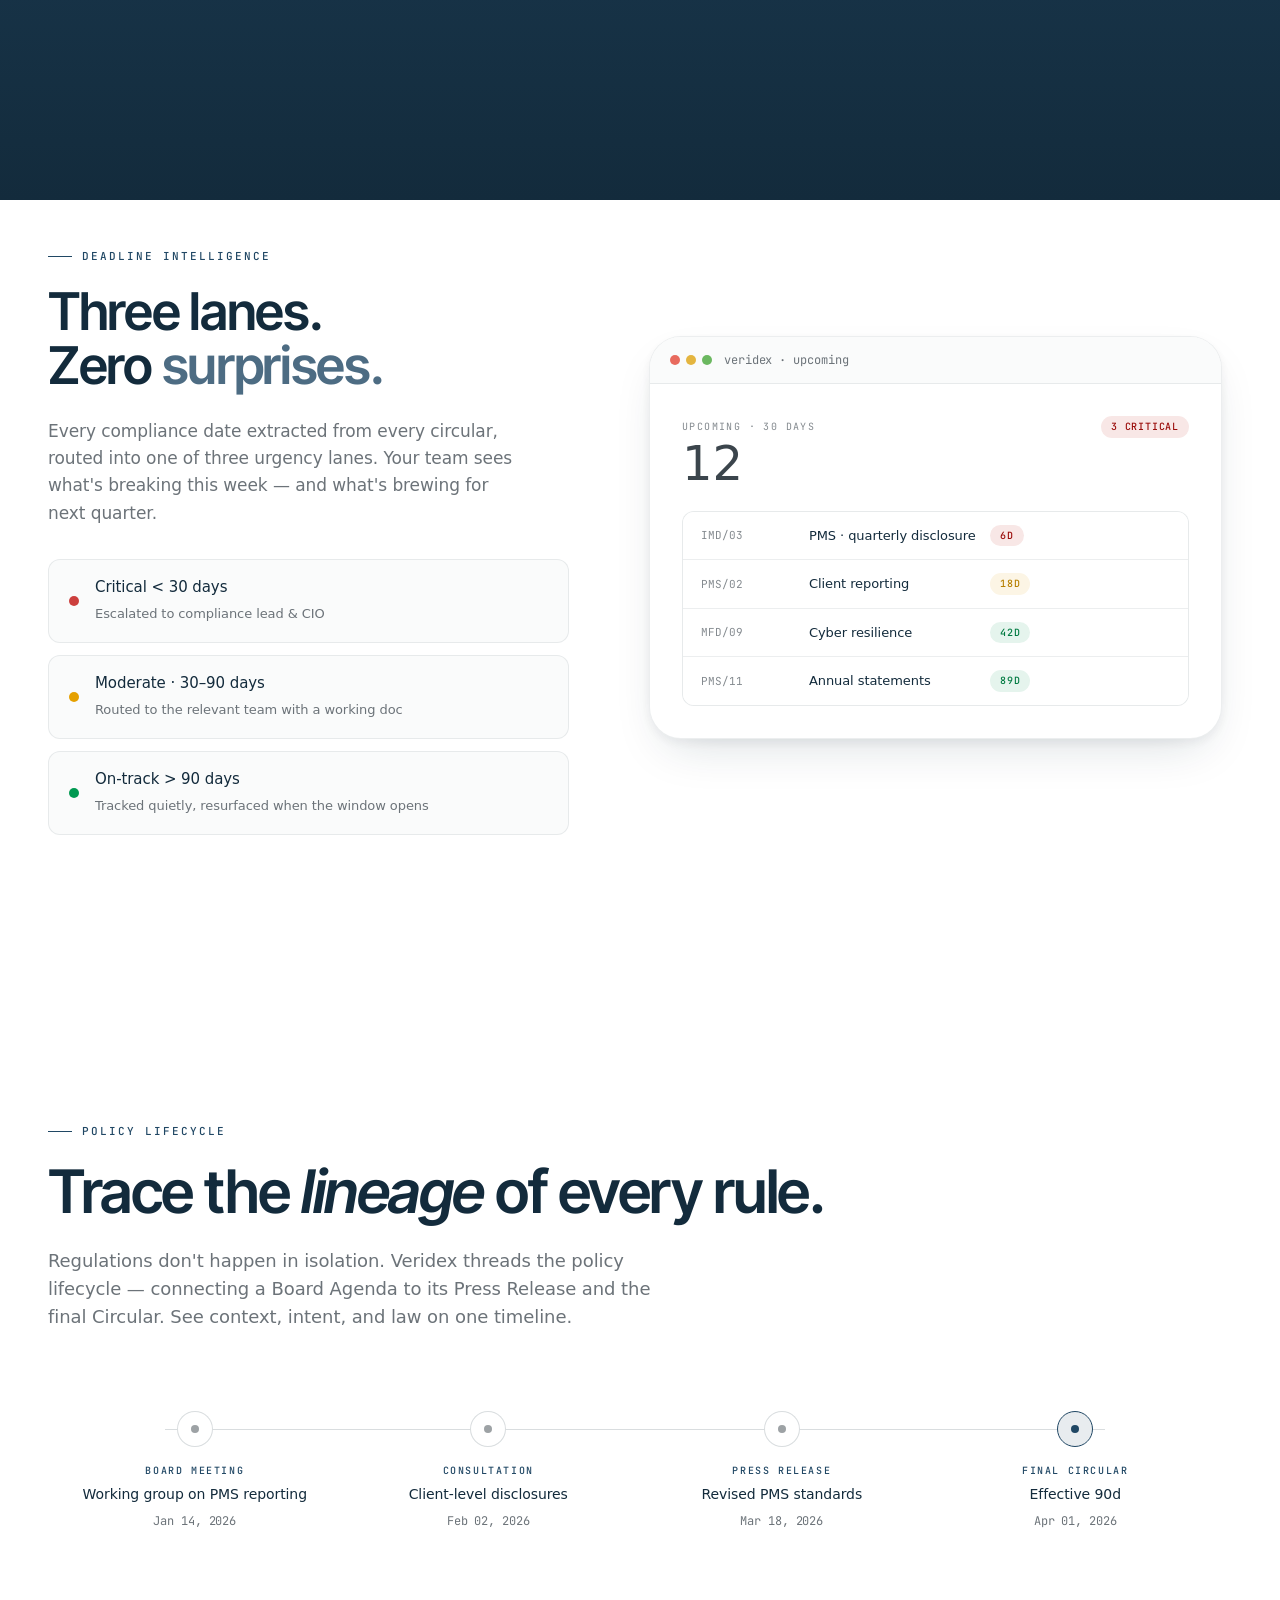
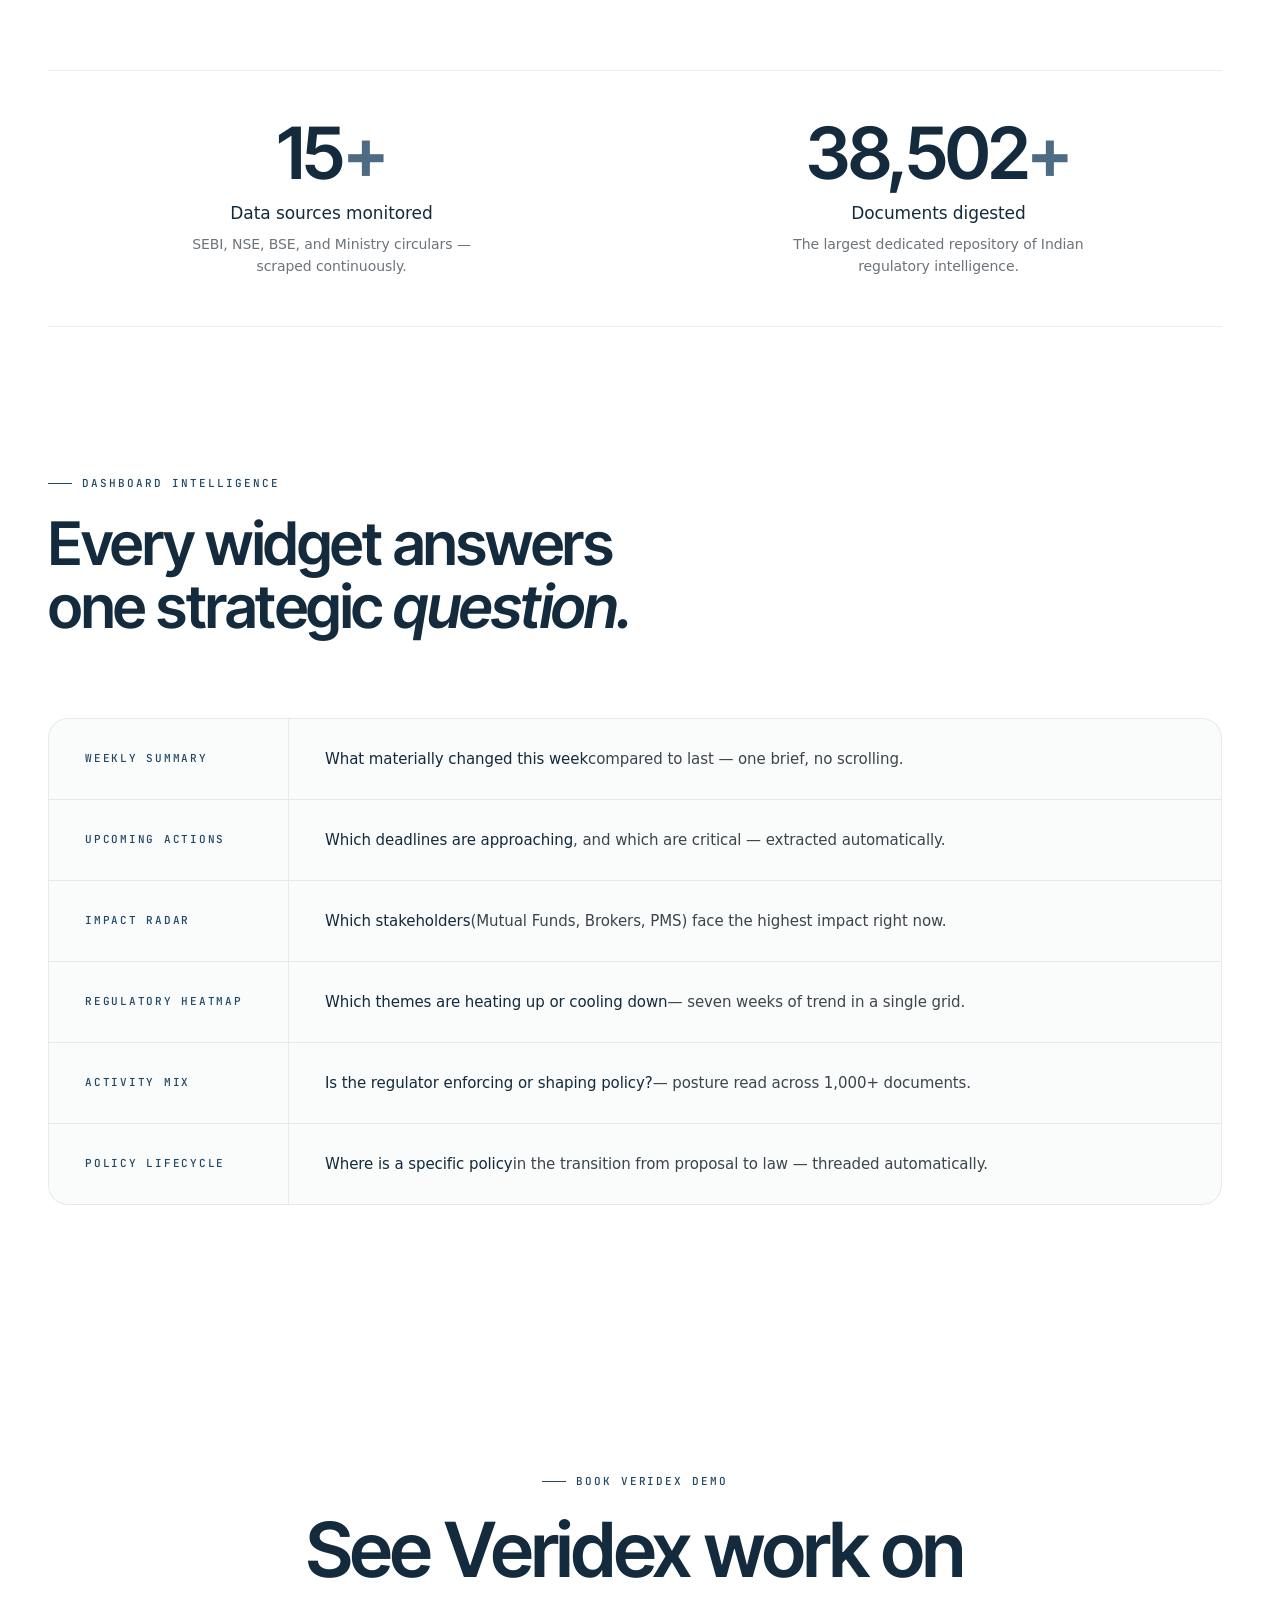
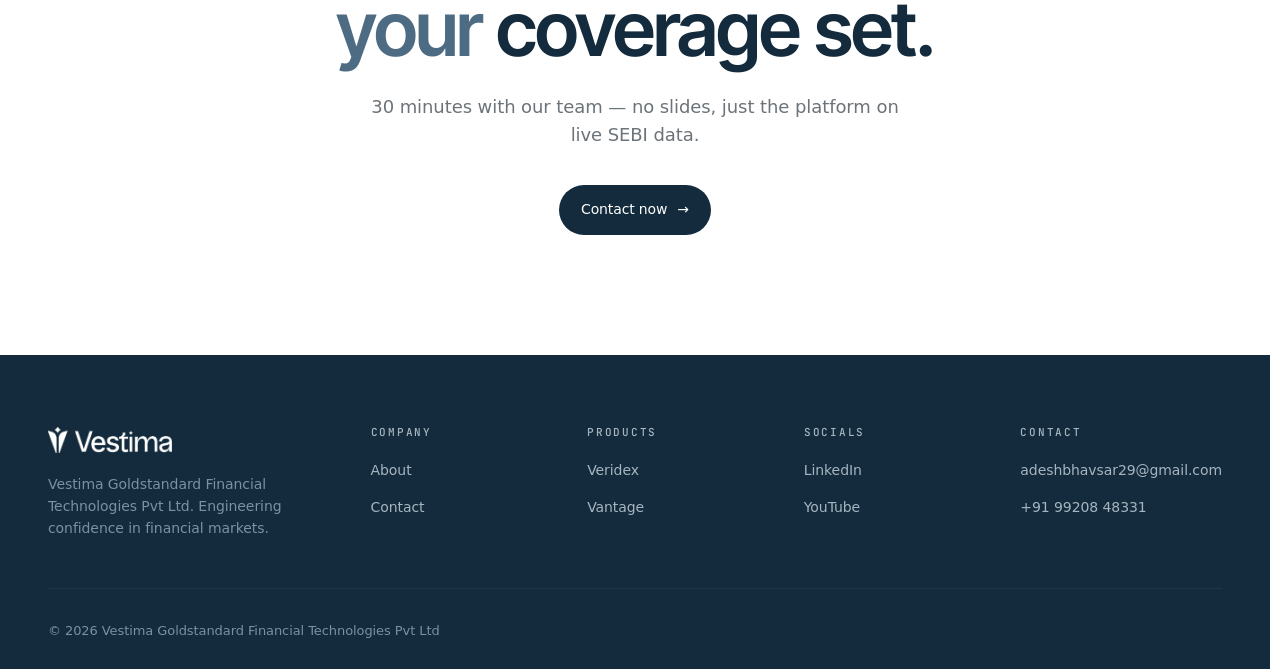
<file: veridex.html>
<!DOCTYPE html>
<html lang="en">
<head>
<meta charset="UTF-8">
<meta name="viewport" content="width=device-width, initial-scale=1.0">
<script>(function(){try{if(sessionStorage.getItem('pt-incoming')==='1'){document.documentElement.classList.add('pt-incoming');}}catch(e){}})();</script>
<title>Veridex — Regulatory intelligence by Vestima</title>
<meta name="description" content="Veridex by Vestima — regulatory intelligence for India's financial markets. Track SEBI circulars, compliance updates and obligations with structured precision.">
<meta name="author" content="Vestima">
<meta name="robots" content="index, follow">
<link rel="canonical" href="https://vestima.in/veridex.html">
<link rel="icon" type="image/png" href="assets/logo-mark.png">
<link rel="apple-touch-icon" href="assets/logo-mark.png">

<meta property="og:type" content="website">
<meta property="og:site_name" content="Vestima">
<meta property="og:title" content="Veridex — Regulatory intelligence by Vestima">
<meta property="og:description" content="Regulatory intelligence for India's financial markets.">
<meta property="og:url" content="https://vestima.in/veridex.html">
<meta property="og:image" content="https://vestima.in/assets/logo-full.png">
<meta property="og:locale" content="en_IN">

<meta name="twitter:card" content="summary_large_image">
<meta name="twitter:title" content="Veridex — Regulatory intelligence by Vestima">
<meta name="twitter:description" content="Regulatory intelligence for India's financial markets.">
<meta name="twitter:image" content="https://vestima.in/assets/logo-full.png">

<link rel="preconnect" href="https://fonts.googleapis.com">
<link rel="preconnect" href="https://fonts.gstatic.com" crossorigin>
<link href="https://fonts.googleapis.com/css2?family=Instrument+Serif:ital@0;1&family=Inter+Tight:wght@400;500;600&family=JetBrains+Mono:wght@400;500&display=swap" rel="stylesheet">
<link rel="stylesheet" href="assets/tokens.css?v=25">
<link rel="stylesheet" href="assets/layout.css?v=25">
<link rel="stylesheet" href="assets/home.css?v=25">
</head>
<body>
<div class="page-transition" id="ptOverlay"><div class="pt-logo"><img src="assets/logo-full.png" alt="Vestima"></div></div>
<div id="page-ticker" aria-hidden="true"></div>

<header class="site-header">
  <a href="index.html" class="logo"><img src="assets/logo-full.png" alt="Vestima"></a>
  <nav class="nav-links">
    <a href="index.html">Home</a>
    <a href="vantage.html">Vantage</a>
    <a href="veridex.html" class="active">Veridex</a>
    <a href="about.html">About</a>
    <a href="contact.html">Contact</a>
  </nav>
  <a href="https://veridex.vestima.in/login" target="_blank" class="btn btn-primary header-cta">Login →</a>
</header>

<section class="product-hero">
  <div class="hero-bg">
    <div class="grid-lines"></div>
    <div class="wash w1"></div>
    <div class="wash w2"></div>
  </div>
  <div class="container" style="position:relative;z-index:2;">
    <span class="eyebrow" data-reveal>Veridex · Regulatory intelligence</span>
    <h1 data-reveal data-delay="1"><em>Veridex</em></h1>
    <p class="lead" data-reveal data-delay="2">Veridex continuously monitors every SEBI circular, exchange notification, and ministry update — processing them with advanced AI to surface what matters to your institution. Never miss a circular, a deadline, or a strategic shift in regulatory posture.</p>
    <div class="hero-actions" data-reveal data-delay="3">
      <a href="https://veridex.vestima.in/login" target="_blank" class="btn btn-primary">Use Veridex now <span class="arr">→</span></a>
    </div>
  </div>
</section>

<section class="section" id="capabilities">
  <div class="container">
    <div class="section-head" data-reveal>
      <span class="eyebrow">Core capabilities</span>
      <h2>The "so what?" for <em>leadership.</em></h2>
      <p>We reduce 100+ page consultation papers and complex circulars into 3–5 high-impact bullet points. Veridex filters the noise, identifying material changes to your business model in seconds.</p>
    </div>
    <div class="caps-grid">
      <div class="cap" data-reveal><div class="num">01 · Executive brief</div><h4>Materiality detection</h4><p>Instantly flags "high-impact" updates across your coverage set, so leadership sees what matters without scrolling.</p></div>
      <div class="cap" data-reveal data-delay="1"><div class="num">02 · Routing</div><h4>Stakeholder tagging</h4><p>Categorizes every update for Mutual Funds, Brokers, or PMS — so the right team gets the right brief.</p></div>
      <div class="cap" data-reveal data-delay="2"><div class="num">03 · Deadlines</div><h4>Precision deadline tracking</h4><p>Automatically extracts every compliance date hidden inside SEBI documents and surfaces them as a live calendar.</p></div>
      <div class="cap" data-reveal data-delay="3"><div class="num">04 · Posture</div><h4>Sentiment radar</h4><p>Quantifies whether SEBI is in "policy-shaping" or "enforcement" mode by analyzing 1,000+ latest documents.</p></div>
    </div>
  </div>
</section>

<section class="section">
  <div class="container">
    <div class="split">
      <div class="split-text" data-reveal>
        <span class="eyebrow">Deadline intelligence</span>
        <h2>Three lanes. Zero <em>surprises.</em></h2>
        <p>Every compliance date extracted from every circular, routed into one of three urgency lanes. Your team sees what's breaking this week — and what's brewing for next quarter.</p>
        <div class="lanes">
          <div class="lane crit"><span class="dot"></span><div><strong>Critical &lt; 30 days</strong><span>Escalated to compliance lead &amp; CIO</span></div></div>
          <div class="lane high"><span class="dot"></span><div><strong>Moderate · 30–90 days</strong><span>Routed to the relevant team with a working doc</span></div></div>
          <div class="lane ok"><span class="dot"></span><div><strong>On-track &gt; 90 days</strong><span>Tracked quietly, resurfaced when the window opens</span></div></div>
        </div>
      </div>
      <div class="split-visual" data-reveal data-delay="1">
        <div class="dashboard">
          <div class="dashboard-chrome"><div class="dots"><span></span><span></span><span></span></div><div class="title">veridex · upcoming</div></div>
          <div style="padding:32px;">
            <div style="display:flex;justify-content:space-between;align-items:baseline;margin-bottom:24px;">
              <div><div style="font-family:var(--font-mono);font-size:10px;letter-spacing:0.14em;color:var(--text-subtle);text-transform:uppercase;">Upcoming · 30 days</div><div style="font-family:var(--font-display);font-size:48px;color:var(--text-head);line-height:1;margin-top:4px;">12</div></div>
              <span class="pill crit">3 critical</span>
            </div>
            <div class="dash-table">
              <div class="tr"><span class="id">IMD/03</span><span class="title">PMS · quarterly disclosure</span><span class="pill crit">6d</span><span></span></div>
              <div class="tr"><span class="id">PMS/02</span><span class="title">Client reporting</span><span class="pill high">18d</span><span></span></div>
              <div class="tr"><span class="id">MFD/09</span><span class="title">Cyber resilience</span><span class="pill ok">42d</span><span></span></div>
              <div class="tr"><span class="id">PMS/11</span><span class="title">Annual statements</span><span class="pill ok">89d</span><span></span></div>
            </div>
          </div>
        </div>
      </div>
    </div>
  </div>
</section>

<section class="section">
  <div class="container">
    <div class="section-head" data-reveal>
      <span class="eyebrow">Policy lifecycle</span>
      <h2>Trace the <em>lineage</em> of every rule.</h2>
      <p>Regulations don't happen in isolation. Veridex threads the policy lifecycle — connecting a Board Agenda to its Press Release and the final Circular. See context, intent, and law on one timeline.</p>
    </div>
    <div class="timeline" data-reveal>
      <div class="t-step"><div class="t-dot"></div><div class="t-kind">Board meeting</div><div class="t-title">Working group on PMS reporting</div><div class="t-date">Jan 14, 2026</div></div>
      <div class="t-step"><div class="t-dot"></div><div class="t-kind">Consultation</div><div class="t-title">Client-level disclosures</div><div class="t-date">Feb 02, 2026</div></div>
      <div class="t-step"><div class="t-dot"></div><div class="t-kind">Press release</div><div class="t-title">Revised PMS standards</div><div class="t-date">Mar 18, 2026</div></div>
      <div class="t-step active"><div class="t-dot"></div><div class="t-kind">Final circular</div><div class="t-title">Effective 90d</div><div class="t-date">Apr 01, 2026</div></div>
    </div>
  </div>
</section>

<section class="section-sm" style="padding:0">
  <div class="container">
    <div class="stat-pair" data-reveal>
      <div class="stat"><div class="big"><span data-count="15">0</span><span class="unit">+</span></div><div class="lbl">Data sources monitored</div><div class="sub">SEBI, NSE, BSE, and Ministry circulars — scraped continuously.</div></div>
      <div class="stat"><div class="big"><span data-count="39000">0</span><span class="unit">+</span></div><div class="lbl">Documents digested</div><div class="sub">The largest dedicated repository of Indian regulatory intelligence.</div></div>
    </div>
  </div>
</section>

<section class="section">
  <div class="container">
    <div class="section-head" data-reveal>
      <span class="eyebrow">Dashboard intelligence</span>
      <h2>Every widget answers one strategic <em>question.</em></h2>
    </div>
    <div class="spec" data-reveal data-delay="1">
      <div class="row"><div class="k">Weekly summary</div><div class="v"><strong>What materially changed this week</strong> compared to last — one brief, no scrolling.</div></div>
      <div class="row"><div class="k">Upcoming actions</div><div class="v"><strong>Which deadlines are approaching</strong>, and which are critical — extracted automatically.</div></div>
      <div class="row"><div class="k">Impact radar</div><div class="v"><strong>Which stakeholders</strong> (Mutual Funds, Brokers, PMS) face the highest impact right now.</div></div>
      <div class="row"><div class="k">Regulatory heatmap</div><div class="v"><strong>Which themes are heating up or cooling down</strong> — seven weeks of trend in a single grid.</div></div>
      <div class="row"><div class="k">Activity mix</div><div class="v"><strong>Is the regulator enforcing or shaping policy?</strong> — posture read across 1,000+ documents.</div></div>
      <div class="row"><div class="k">Policy lifecycle</div><div class="v"><strong>Where is a specific policy</strong> in the transition from proposal to law — threaded automatically.</div></div>
    </div>
  </div>
</section>

<section class="cta">
  <div class="container">
    <span class="eyebrow" data-reveal>Book Veridex demo</span>
    <h2 data-reveal data-delay="1">See Veridex work on <em>your</em> coverage set.</h2>
    <p data-reveal data-delay="2">30 minutes with our team — no slides, just the platform on live SEBI data.</p>
    <a href="contact.html" class="btn btn-primary" data-reveal data-delay="3">Contact now <span class="arr">→</span></a>
  </div>
</section>

<footer class="site-footer">
  <div class="container">
    <div class="footer-top">
      <div class="footer-brand"><div class="logo"><img src="assets/logo-full.png" alt="Vestima"></div><p>Vestima Goldstandard Financial Technologies Pvt Ltd. Engineering confidence in financial markets.</p></div>
      <div class="footer-col"><h6>Company</h6><ul><li><a href="about.html">About</a></li><li><a href="contact.html">Contact</a></li></ul></div>
      <div class="footer-col"><h6>Products</h6><ul><li><a href="veridex.html">Veridex</a></li><li><a href="vantage.html">Vantage</a></li></ul></div>
      <div class="footer-col"><h6>Socials</h6><ul><li><a href="https://www.linkedin.com/company/Vestima" target="_blank">LinkedIn</a></li><li><a href="https://www.youtube.com/@VestimaGoldStandard" target="_blank">YouTube</a></li></ul></div>
      <div class="footer-col"><h6>Contact</h6><ul><li><a href="mailto:adeshbhavsar29@gmail.com">adeshbhavsar29@gmail.com</a></li><li><a href="tel:+919920848331">+91 99208 48331</a></li></ul></div>
    </div>
    <div class="footer-bottom"><div>© 2026 Vestima Goldstandard Financial Technologies Pvt Ltd</div></div>
  </div>
</footer>
<script src="assets/site.js?v=25"></script>
</body>
</html>
</file>
<file: assets/tokens.css>
/* ============================================================
   VESTIMA · brand tokens
   Primary: Vestima Blue (deep navy)
   Typography: Inter Tight (display) + DM Sans (body)
   ============================================================ */

:root {
  /* ===== PRIMARY · Vestima Blue ===== */
  --primary-100: #E8ECEF;
  --primary-200: #D2DAE0;
  --primary-300: #A6B5C1;
  --primary-400: #7991A2;
  --primary-500: #4D6C83;
  --primary-600: #204764;   /* default */
  --primary-700: #1A3950;
  --primary-800: #132B3C;   /* deep navy */

  /* ===== SECONDARY · Vestima White ===== */
  --secondary-100: #FFFFFF;
  --secondary-200: #FAFBFB;
  --secondary-300: #F5F6F7;
  --secondary-400: #F0F2F3;
  --secondary-500: #EBEDEF;
  --secondary-600: #E6E9EB;
  --secondary-700: #B8BABC;
  --secondary-800: #8A8C8D;

  /* ===== TERTIARY · Vestima Grey ===== */
  --tertiary-100: #E6E9EB;
  --tertiary-200: #B5B9BB;
  --tertiary-300: #9DA2A5;
  --tertiary-400: #848A8F;
  --tertiary-500: #6C7379;
  --tertiary-600: #545C63;
  --tertiary-700: #3B454C;
  --tertiary-800: #0A161F;

  /* ===== STATE ===== */
  --warning-100: #FCF5E5; --warning-500: #EAB333; --warning-600: #E5A000; --warning-700: #B78000;
  --alert-100:   #F8E7E6; --alert-500:   #CC3F3D; --alert-600:   #C00F0C; --alert-700:   #9A0C0A;
  --success-100: #E5F4ED; --success-500: #33AD74; --success-600: #009951; --success-700: #007A41;

  /* ===== SEMANTIC · Light mode ===== */
  --surface-page:    #FFFFFF;
  --surface-raised:  #FAFBFB;
  --surface-sunken:  #F5F6F7;
  --surface-tint:    #F0F2F3;
  --surface-dark:    var(--primary-800);

  --text-heading:    var(--primary-800);
  --text-body:       var(--tertiary-700);
  --text-muted:      var(--tertiary-500);
  --text-subtle:     var(--tertiary-400);
  --text-on-dark:    #FFFFFF;
  --text-on-dark-muted: #A6B5C1;

  --line:        rgba(19,43,60,0.08);
  --line-strong: rgba(19,43,60,0.16);
  --line-on-dark: rgba(255,255,255,0.10);

  /* ===== ACCENT (subtle — used sparingly for highlights) ===== */
  --accent:      var(--primary-600);
  --accent-soft: var(--primary-100);

  /* ===== SHADOW ===== */
  --shadow-xs: 0 1px 2px rgba(19,43,60,0.04);
  --shadow-sm: 0 2px 6px rgba(19,43,60,0.05), 0 1px 2px rgba(19,43,60,0.04);
  --shadow-md: 0 8px 24px -8px rgba(19,43,60,0.10), 0 2px 6px rgba(19,43,60,0.04);
  --shadow-lg: 0 20px 50px -18px rgba(19,43,60,0.18), 0 4px 12px rgba(19,43,60,0.06);
  --shadow-navy: 0 30px 60px -24px rgba(19,43,60,0.35);

  /* ===== RADIUS (from token spec) ===== */
  --r-xxs: 2px;
  --r-xs:  4px;
  --r-sm:  8px;
  --r-md:  12px;
  --r-lg:  20px;
  --r-xl:  32px;

  /* ===== TYPE ===== */
  --font-heading: 'Inter Tight', -apple-system, BlinkMacSystemFont, system-ui, sans-serif;
  --font-body:    'DM Sans', -apple-system, BlinkMacSystemFont, system-ui, sans-serif;
  --font-mono:    'JetBrains Mono', ui-monospace, monospace;

  /* ===== LAYOUT ===== */
  --max-w: 1440px;
  --gutter: 48px;

  /* ===== EASING ===== */
  --e-out:    cubic-bezier(.2,.8,.2,1);
  --e-in-out: cubic-bezier(.65,0,.35,1);
}

/* BASE */
* { box-sizing: border-box; margin: 0; padding: 0; }
html { background: var(--surface-page); color: var(--text-body); }
body { background: transparent; color: var(--text-body); }
body {
  font-family: var(--font-body);
  font-size: 16px;
  line-height: 1.55;
  letter-spacing: -0.005em;
  -webkit-font-smoothing: antialiased;
  -moz-osx-font-smoothing: grayscale;
  overflow-x: hidden;
}

h1, h2, h3, h4, h5, h6 {
  font-family: var(--font-heading);
  color: var(--text-heading);
  font-weight: 600;
  letter-spacing: -0.025em;
  line-height: 1.05;
  text-wrap: balance;
}
h4, h5, h6 { font-weight: 500; letter-spacing: -0.015em; }

p { color: var(--text-body); text-wrap: pretty; font-family: var(--font-body); }

a { color: inherit; text-decoration: none; }
button { font-family: inherit; cursor: pointer; border: none; background: none; color: inherit; }
img, svg { display: block; max-width: 100%; }

::selection { background: var(--primary-800); color: var(--secondary-100); }

:focus-visible {
  outline: 2px solid var(--primary-600);
  outline-offset: 2px;
  border-radius: 4px;
}

/* ============================================================
   Page transition overlay — slide up to cover, slide down to reveal
   ============================================================ */
.page-transition {
  position: fixed;
  inset: 0;
  z-index: 9999;
  pointer-events: none;
  transform: translateY(100%);
  background: linear-gradient(180deg, var(--primary-500) 0%, var(--primary-700) 55%, var(--primary-800) 100%);
  display: flex;
  align-items: center;
  justify-content: center;
  will-change: transform;
}
.page-transition .pt-logo {
  display: flex;
  align-items: center;
  gap: 14px;
  opacity: 0;
  transform: translateY(8px) scale(.98);
  transition: opacity .4s ease .1s, transform .5s cubic-bezier(.2,.8,.2,1) .1s;
}
.page-transition .pt-logo img {
  height: 64px;
  width: auto;
  /* invert black logo → white for dark overlay */
  filter: brightness(0) invert(1);
}
.page-transition.covering { transform: translateY(0); pointer-events: all; }
.page-transition.covering .pt-logo,
.page-transition.anim-up .pt-logo { opacity: 1; transform: translateY(0) scale(1); }

.page-transition.anim-up    { animation: pt-up    0.22s cubic-bezier(.7,0,.3,1) forwards; pointer-events: all; }
.page-transition.anim-down  { animation: pt-down  0.28s cubic-bezier(.6,.05,.25,1) forwards; }
@keyframes pt-up   { from { transform: translateY(100%); } to { transform: translateY(0); } }
@keyframes pt-down { from { transform: translateY(0); }    to { transform: translateY(-100%); } }

/* subtle hold on the outgoing page content while cover rises.
   NOTE: header uses transform: translateX(-50%) to center — don't override it.
   Apply squeeze only to main + footer. Header just fades via opacity. */
body.pt-squeezing main,
body.pt-squeezing .site-footer {
  animation: pt-squeeze 0.42s cubic-bezier(.7,0,.3,1) forwards;
}
body.pt-squeezing .site-header {
  animation: pt-header-fade 0.42s cubic-bezier(.7,0,.3,1) forwards;
}
@keyframes pt-squeeze {
  0%   { transform: scale(1); opacity: 1; filter: blur(0); }
  100% { transform: scale(0.97); opacity: 0.35; filter: blur(3px); }
}
@keyframes pt-header-fade {
  0%   { opacity: 1; filter: blur(0); }
  100% { opacity: 0.25; filter: blur(3px); }
}
/* While incoming transition is active, hide content and show covered overlay — NO flash */
html.pt-incoming body > *:not(.page-transition):not(script) { visibility: hidden; }
html.pt-incoming .page-transition { transform: translateY(0) !important; pointer-events: all; display: flex; }
html.pt-incoming .page-transition .pt-logo { opacity: 1 !important; transform: translateY(0) scale(1) !important; }

/* Reserve scrollbar space so content doesn't shift right when overlay covers */
html { scrollbar-gutter: stable; scrollbar-color: var(--tertiary-300) transparent; scrollbar-width: thin; }
::-webkit-scrollbar { width: 10px; height: 10px; }
::-webkit-scrollbar-thumb { background: var(--tertiary-300); border-radius: 10px; }
::-webkit-scrollbar-track { background: transparent; }

/* ============================================================
   Ambient page background — ticker revealed only near cursor
   ============================================================ */
/* Base layer: soft paper gradient (replaces old grid lines) */
body::before {
  content: "";
  position: fixed;
  inset: 0;
  z-index: -2;
  background:
    radial-gradient(ellipse at 15% 12%, rgba(166,181,193,0.16), transparent 55%),
    radial-gradient(ellipse at 85% 35%, rgba(210,218,224,0.20), transparent 55%),
    radial-gradient(ellipse at 50% 90%, rgba(121,145,162,0.12), transparent 60%);
  pointer-events: none;
}
/* Very soft pale-blue halo under the cursor */
body::after {
  content: "";
  position: fixed;
  inset: 0;
  z-index: -1;
  pointer-events: none;
  background: radial-gradient(
    110px circle at var(--mx, 50%) var(--my, 30%),
    rgba(166, 181, 193, 0.12),
    rgba(210, 218, 224, 0.05) 55%,
    transparent 100%
  );
}

/* Page-wide ticker layer — revealed only near cursor */
#page-ticker {
  position: fixed;
  inset: 0;
  z-index: -1;
  pointer-events: none;
  overflow: hidden;
  opacity: 0.45;
  -webkit-mask-image: radial-gradient(
    110px circle at var(--mx, 50%) var(--my, 30%),
    rgba(0,0,0,0.9),
    rgba(0,0,0,0.3) 55%,
    transparent 100%
  );
          mask-image: radial-gradient(
    110px circle at var(--mx, 50%) var(--my, 30%),
    rgba(0,0,0,0.9),
    rgba(0,0,0,0.3) 55%,
    transparent 100%
  );
}
#page-ticker .tk-row {
  display: flex;
  white-space: nowrap;
  font-family: var(--font-mono);
  font-size: 11px;
  line-height: 1;
  padding: 6px 0;
  will-change: transform;
}
#page-ticker .tk-row:nth-child(odd)  { animation: pt-scroll-l 90s linear infinite; }
#page-ticker .tk-row:nth-child(even) { animation: pt-scroll-r 110s linear infinite; }
#page-ticker .tk-row:nth-child(3n)   { animation-duration: 75s; }
#page-ticker .tk-row:nth-child(5n)   { animation-duration: 130s; }
@keyframes pt-scroll-l { from { transform: translateX(0); } to { transform: translateX(-50%); } }
@keyframes pt-scroll-r { from { transform: translateX(-50%); } to { transform: translateX(0); } }

#page-ticker .tk-cell {
  display: inline-flex;
  align-items: center;
  gap: 8px;
  padding: 0 16px;
  color: rgba(70, 90, 110, 0.55);
}
#page-ticker .tk-sym { color: rgba(40, 60, 80, 0.85); font-weight: 600; letter-spacing: 0.04em; }
#page-ticker .tk-px  { color: rgba(60, 80, 100, 0.75); font-variant-numeric: tabular-nums; min-width: 54px; text-align: right; }
#page-ticker .tk-chg { font-variant-numeric: tabular-nums; min-width: 48px; text-align: right; transition: color .15s, background .25s; padding: 1px 5px; border-radius: 3px; }
#page-ticker .tk-chg.up   { color: #1a8a4a; }
#page-ticker .tk-chg.down { color: #c73838; }
#page-ticker .tk-chg.flash-up   { background: rgba(60, 180, 110, 0.22); color: #0c6a34; }
#page-ticker .tk-chg.flash-down { background: rgba(210, 70, 70, 0.22);  color: #8a1a1a; }
</file>
<file: assets/layout.css>
/* ============================================================
   Layout · primitives · header · footer
   ============================================================ */

.container {
  max-width: var(--max-w);
  margin: 0 auto;
  padding: 0 var(--gutter);
  position: relative;
}

.section { padding: 140px 0; position: relative; }
.section-sm { padding: 96px 0; }
.section-lg { padding: 180px 0; }

/* Eyebrow label */
.eyebrow {
  display: inline-flex;
  align-items: center;
  gap: 10px;
  font-family: var(--font-mono);
  font-size: 11px;
  font-weight: 500;
  letter-spacing: 0.18em;
  text-transform: uppercase;
  color: var(--primary-600);
}
.eyebrow::before {
  content: "";
  width: 24px; height: 1px;
  background: var(--primary-600);
}

/* Section head */
.section-head { max-width: 820px; margin-bottom: 80px; }
.section-head h2 {
  font-size: clamp(40px, 5vw, 60px);
  margin: 20px 0 24px;
  font-weight: 600;
}
.section-head p {
  font-size: 18px;
  line-height: 1.55;
  color: var(--text-muted);
  max-width: 640px;
}

/* Buttons */
.btn {
  display: inline-flex;
  align-items: center;
  gap: 10px;
  padding: 14px 22px;
  font-size: 14px;
  font-weight: 500;
  font-family: var(--font-body);
  letter-spacing: -0.01em;
  border-radius: 100px;
  white-space: nowrap;
  cursor: pointer;
  position: relative;
  overflow: hidden;
  isolation: isolate;
  transition: color 0.7s var(--e-out), transform 0.4s var(--e-out), box-shadow 0.7s var(--e-out), border-color 0.7s var(--e-out);
}
.btn::before {
  content: "";
  position: absolute;
  inset: 0;
  background: var(--primary-800);
  transform-origin: left center;
  transform: scaleX(0);
  transition: transform 0.7s cubic-bezier(.6,.05,.25,1);
  z-index: -1;
}
.btn:hover::before { transform: scaleX(1); }
.btn-primary {
  background: var(--primary-800);
  color: var(--text-on-dark);
}
.btn-primary::before { background: var(--primary-500); }
.btn-primary:hover {
  color: #fff;
  transform: translateY(-1px);
  box-shadow: 0 12px 28px -12px rgba(77,108,131,0.55);
}
.btn-ghost {
  background: transparent;
  color: var(--primary-800);
  border: 1px solid var(--line-strong);
}
.btn-ghost:hover {
  color: #fff;
  border-color: var(--primary-800);
}
.btn-outline-light {
  background: transparent;
  color: var(--text-on-dark);
  border: 1px solid rgba(255,255,255,0.22);
}
.btn-outline-light::before { background: rgba(255,255,255,0.12); }
.btn-outline-light:hover { color: #fff; border-color: rgba(255,255,255,0.6); }

.btn .arr { transition: transform .25s var(--e-out); }
.btn:hover .arr { transform: translateX(3px); }

/* HEADER — floating pill */
.site-header {
  position: fixed;
  top: 16px;
  left: 50%;
  transform: translateX(-50%);
  width: calc(100% - 32px);
  max-width: calc(var(--max-w) + 32px);
  z-index: 100;
  padding: 10px 14px 10px 22px;
  background: rgba(255,255,255,0.82);
  backdrop-filter: saturate(180%) blur(14px);
  -webkit-backdrop-filter: saturate(180%) blur(14px);
  border: 1px solid var(--line);
  border-radius: 100px;
  display: flex;
  align-items: center;
  justify-content: space-between;
  gap: 24px;
  box-shadow: var(--shadow-sm);
  transition: all .3s var(--e-out);
}
.site-header.scrolled {
  box-shadow: var(--shadow-md);
  background: rgba(255,255,255,0.94);
}

.logo {
  display: flex;
  align-items: center;
  gap: 10px;
  font-family: var(--font-heading);
  font-size: 20px;
  font-weight: 600;
  color: var(--primary-800);
  letter-spacing: -0.02em;
}
.logo img { height: 26px; width: auto; }

.nav-links {
  display: flex;
  gap: 2px;
}
.nav-links a {
  padding: 9px 16px;
  font-size: 14px;
  font-weight: 500;
  color: var(--text-muted);
  border-radius: 100px;
  font-family: var(--font-body);
  position: relative;
  overflow: hidden;
  isolation: isolate;
  transition: color 0.6s var(--e-out);
}
.nav-links a::before {
  content: "";
  position: absolute;
  inset: 0;
  background: var(--primary-800);
  transform-origin: left center;
  transform: scaleX(0);
  transition: transform 0.6s cubic-bezier(.6,.05,.25,1);
  z-index: -1;
  border-radius: inherit;
}
.nav-links a:hover { color: #fff; }
.nav-links a:hover::before { transform: scaleX(1); }
.nav-links a.active { color: var(--primary-800); background: rgba(19,43,60,0.06); }
.nav-links a.active:hover { color: #fff; }
.nav-links a.active:hover::before { transform: scaleX(1); }

.header-cta {
  padding: 10px 18px !important;
  font-size: 13px !important;
}

@media (max-width: 860px) {
  .nav-links { display: none; }
}

/* FOOTER — deep navy with subtle blue waves */
.site-footer {
  background: var(--primary-800);
  color: var(--primary-300);
  position: relative;
  overflow: hidden;
  padding: 72px 0 28px;
}
.site-footer .container { position: relative; z-index: 3; }

.site-footer h6 {
  font-family: var(--font-mono);
  font-size: 11px;
  letter-spacing: 0.16em;
  text-transform: uppercase;
  color: var(--primary-300);
  margin-bottom: 20px;
  font-weight: 500;
}
.site-footer .logo { color: var(--text-on-dark); font-size: 22px; }
.site-footer .logo img { filter: invert(1) brightness(1.2); }
.site-footer p, .site-footer a { color: var(--primary-300); font-family: var(--font-body); }
.site-footer a { transition: color .2s; }
.site-footer a:hover { color: var(--text-on-dark); }

.footer-top {
  display: grid;
  grid-template-columns: 1.6fr 1fr 1fr 1fr 1fr;
  gap: 40px;
  padding-bottom: 48px;
}
.footer-brand p {
  margin-top: 20px;
  max-width: 340px;
  font-size: 14px;
  line-height: 1.6;
  color: var(--primary-400);
}
.footer-col ul { list-style: none; display: flex; flex-direction: column; gap: 12px; }
.footer-col a { font-size: 14px; }

.footer-bottom {
  display: flex;
  justify-content: space-between;
  align-items: center;
  padding-top: 32px;
  border-top: 1px solid rgba(255,255,255,0.06);
  font-size: 13px;
  color: var(--primary-400);
}
.footer-socials { display: flex; gap: 12px; }
.footer-socials a {
  width: 36px; height: 36px;
  display: grid; place-items: center;
  border-radius: 50%;
  border: 1px solid rgba(255,255,255,0.1);
  transition: all .2s;
  color: var(--primary-300);
}
.footer-socials a:hover {
  border-color: var(--text-on-dark);
  color: var(--text-on-dark);
  transform: translateY(-2px);
}

@media (max-width: 900px) {
  .footer-top { grid-template-columns: 1fr 1fr; }
  .footer-bottom { flex-direction: column; gap: 16px; }
}

/* ============================================================
   Reveal animation
   ============================================================ */
[data-reveal] {
  opacity: 0;
  transform: translateY(20px);
  transition: opacity .9s var(--e-out), transform .9s var(--e-out);
}
[data-reveal].in {
  opacity: 1;
  transform: translateY(0);
}
[data-reveal][data-delay="1"] { transition-delay: .08s; }
[data-reveal][data-delay="2"] { transition-delay: .16s; }
[data-reveal][data-delay="3"] { transition-delay: .24s; }
[data-reveal][data-delay="4"] { transition-delay: .32s; }
[data-reveal][data-delay="5"] { transition-delay: .40s; }
</file>
<file: assets/home.css>
/* ============================================================
   Home + shared page styles — Vestima brand
   ============================================================ */

/* ===== HERO ===== */
.hero {
  padding: 170px 0 80px;
  position: relative;
  overflow: hidden;
}
.hero-bg {
  position: absolute;
  inset: 0;
  z-index: 0;
  pointer-events: none;
}
.hero-bg .grid-lines {
  position: absolute;
  inset: 0;
  display: none;
}
.hero-bg .wash {
  position: absolute;
  border-radius: 50%;
  filter: blur(120px);
  display: none;
}
.hero-bg .w1 {
  width: 620px; height: 620px;
  background: rgba(32,71,100,0.12);
  top: -160px; left: 5%;
}
.hero-bg .w2 {
  width: 480px; height: 480px;
  background: rgba(77,108,131,0.10);
  bottom: -140px; right: 8%;
}

.hero-inner {
  max-width: 960px;
  margin: 0 auto;
  text-align: center;
  position: relative;
  z-index: 2;
}
.hero h1 {
  font-size: clamp(52px, 7.4vw, 100px);
  line-height: 1.0;
  letter-spacing: -0.035em;
  margin: 28px 0 28px;
  font-weight: 600;
  color: var(--primary-800);
}
.hero h1 em {
  font-style: normal;
  color: var(--primary-500);
  font-weight: 600;
}
.hero-sub {
  font-size: 19px;
  line-height: 1.55;
  color: var(--text-muted);
  max-width: 620px;
  margin: 0 auto 40px;
}

/* Hero CTA — dark pill with orb */
.hero-cta {
  display: flex;
  flex-direction: column;
  align-items: center;
  gap: 22px;
}
.cta-main {
  display: inline-flex;
  align-items: center;
  gap: 14px;
  padding: 18px 20px 18px 36px;
  background: var(--primary-800);
  color: var(--text-on-dark);
  border-radius: 100px;
  font-size: 15px;
  font-weight: 500;
  letter-spacing: -0.01em;
  transition: all 0.35s var(--e-out);
  box-shadow: 0 14px 40px -14px rgba(19,43,60,0.45), inset 0 1px 0 rgba(255,255,255,0.08);
}
.cta-main:hover { transform: translateY(-2px); background: var(--primary-700); box-shadow: 0 20px 50px -14px rgba(19,43,60,0.55); }
.cta-main .cta-arrow {
  display: inline-flex;
  width: 36px; height: 36px;
  border-radius: 50%;
  background: var(--secondary-100);
  color: var(--primary-800);
  align-items: center;
  justify-content: center;
  transition: transform 0.35s var(--e-out);
}
.cta-main:hover .cta-arrow { transform: translateX(3px); }

.cta-secondary {
  display: inline-flex;
  align-items: center;
  gap: 10px;
  font-size: 13px;
  color: var(--text-muted);
  letter-spacing: 0.01em;
  padding: 8px 4px;
  border-bottom: 1px solid transparent;
  transition: color 0.3s, border-color 0.3s;
}
.cta-secondary:hover { color: var(--primary-800); border-bottom-color: var(--primary-800); }
.cta-secondary .cta-dot {
  width: 6px; height: 6px; border-radius: 50%;
  background: var(--success-600);
  box-shadow: 0 0 0 3px rgba(0,153,81,0.18);
  animation: ctaPulse 2.4s ease-in-out infinite;
}
@keyframes ctaPulse {
  0%, 100% { box-shadow: 0 0 0 3px rgba(0,153,81,0.18); }
  50% { box-shadow: 0 0 0 6px rgba(0,153,81,0.04); }
}

/* Built-for rotator */
.hero-built-for {
  margin: 64px auto 0;
  display: flex;
  width: fit-content;
  align-items: center;
  justify-content: center;
  gap: 12px;
  padding: 15px 28px;
  border: 1px solid var(--line);
  border-radius: 100px;
  background: rgba(255,255,255,0.6);
  backdrop-filter: blur(10px);
  font-family: var(--font-mono);
  font-size: 13.5px;
  letter-spacing: 0.1em;
  text-transform: uppercase;
  color: var(--text-subtle);
  line-height: 1;
}
.bf-label, .bf-sep, .bf-suffix { line-height: 1; display: inline-flex; align-items: center; }
.bf-sep { color: var(--text-subtle); opacity: 0.5; }
.bf-suffix { color: var(--text-muted); }

.bf-rotator {
  position: relative;
  display: inline-block;
  width: 200px;
  height: 1em;
  overflow: hidden;
  text-align: center;
  vertical-align: middle;
}
.bf-word {
  position: absolute;
  left: 0;
  top: 0;
  width: 100%;
  height: 100%;
  display: flex;
  align-items: center;
  justify-content: center;
  line-height: 1;
  color: var(--primary-700);
  font-weight: 600;
  opacity: 0;
  transform: translateY(100%);
  transition: opacity 0.6s var(--e-out), transform 0.6s var(--e-out);
}
.bf-word.is-active { opacity: 1; transform: translateY(0); }
.bf-word.is-out    { opacity: 0; transform: translateY(-100%); }

/* Hero product visual */
.hero-visual {
  max-width: 1120px;
  margin: 80px auto 0;
  position: relative;
  z-index: 2;
}

/* ===== DASHBOARD CARD ===== */
.dashboard {
  background: #FFFFFF;
  border: 1px solid var(--line);
  border-radius: var(--r-xl);
  box-shadow: var(--shadow-lg);
  overflow: hidden;
}
.dashboard-chrome {
  display: flex;
  align-items: center;
  gap: 12px;
  padding: 14px 20px;
  border-bottom: 1px solid var(--line);
  background: var(--secondary-200);
}
.dashboard-chrome .dots { display: flex; gap: 6px; }
.dashboard-chrome .dots span {
  width: 10px; height: 10px;
  border-radius: 50%;
  background: var(--tertiary-200);
}
.dashboard-chrome .dots span:nth-child(1) { background: #E86A5E; }
.dashboard-chrome .dots span:nth-child(2) { background: #E4B53F; }
.dashboard-chrome .dots span:nth-child(3) { background: #6BB860; }
.dashboard-chrome .title {
  font-family: var(--font-mono);
  font-size: 12px;
  color: var(--text-muted);
}
.dashboard-body {
  display: grid;
  grid-template-columns: 224px 1fr;
  min-height: 480px;
}
.dash-side {
  padding: 24px 18px;
  border-right: 1px solid var(--line);
  background: var(--secondary-200);
  display: flex;
  flex-direction: column;
  gap: 4px;
}
.dash-side .group {
  font-family: var(--font-mono);
  font-size: 10px;
  letter-spacing: 0.16em;
  text-transform: uppercase;
  color: var(--text-subtle);
  margin: 20px 0 10px;
  padding: 0 10px;
  font-weight: 500;
}
.dash-side .group:first-child { margin-top: 0; }
.dash-side .nav {
  padding: 9px 12px;
  font-size: 13px;
  color: var(--text-body);
  border-radius: 8px;
  display: flex;
  align-items: center;
  gap: 10px;
  font-family: var(--font-body);
}
.dash-side .nav.active {
  background: var(--primary-800);
  color: var(--text-on-dark);
}
.dash-side .nav .dot { width: 6px; height: 6px; border-radius: 50%; background: currentColor; opacity: 0.5; }

.dash-main { padding: 28px 32px; }
.dash-topline {
  display: flex;
  justify-content: space-between;
  align-items: baseline;
  margin-bottom: 28px;
}
.dash-topline h3 {
  font-size: 22px;
  font-family: var(--font-heading);
  font-weight: 600;
  color: var(--text-heading);
}
.dash-topline .live {
  display: inline-flex;
  align-items: center;
  gap: 8px;
  font-family: var(--font-mono);
  font-size: 11px;
  color: var(--success-600);
}
.dash-topline .live::before {
  content: "";
  width: 6px; height: 6px;
  border-radius: 50%;
  background: var(--success-600);
  box-shadow: 0 0 0 0 rgba(0,153,81,0.5);
  animation: pulseDot 2s infinite;
}
@keyframes pulseDot {
  0%,100% { box-shadow: 0 0 0 0 rgba(0,153,81,0.5); }
  50% { box-shadow: 0 0 0 6px rgba(0,153,81,0); }
}

.kpi-row {
  display: grid;
  grid-template-columns: repeat(3, 1fr);
  gap: 14px;
  margin-bottom: 24px;
}
.kpi {
  background: var(--secondary-200);
  border: 1px solid var(--line);
  border-radius: var(--r-md);
  padding: 18px;
}
.kpi .lbl {
  font-family: var(--font-mono);
  font-size: 10px;
  letter-spacing: 0.1em;
  text-transform: uppercase;
  color: var(--text-subtle);
  margin-bottom: 8px;
  font-weight: 500;
}
.kpi .val {
  font-family: var(--font-heading);
  font-size: 34px;
  font-weight: 600;
  color: var(--text-heading);
  line-height: 1;
  letter-spacing: -0.025em;
}
.kpi .delta {
  font-size: 12px;
  margin-top: 8px;
  color: var(--text-muted);
  font-family: var(--font-mono);
}
.kpi .delta.up { color: var(--success-600); }
.kpi .delta.crit { color: var(--alert-500); }

.dash-table {
  background: var(--secondary-200);
  border: 1px solid var(--line);
  border-radius: var(--r-md);
  overflow: hidden;
}
.dash-table .th,
.dash-table .tr {
  display: grid;
  grid-template-columns: 96px 1fr 96px 72px;
  padding: 13px 18px;
  align-items: center;
  gap: 12px;
  font-size: 13px;
  font-family: var(--font-body);
}
.dash-table .th {
  background: var(--secondary-300);
  border-bottom: 1px solid var(--line);
  font-family: var(--font-mono);
  font-size: 10px;
  letter-spacing: 0.1em;
  text-transform: uppercase;
  color: var(--text-subtle);
  font-weight: 500;
}
.dash-table .tr {
  border-bottom: 1px solid var(--line);
  color: var(--text-body);
  background: #FFF;
}
.dash-table .tr:last-child { border-bottom: none; }
.dash-table .tr:hover { background: var(--secondary-300); }
.dash-table .id { font-family: var(--font-mono); font-size: 11px; color: var(--text-subtle); }
.dash-table .title { color: var(--text-heading); font-weight: 500; }
.pill {
  display: inline-flex;
  align-items: center;
  padding: 3px 10px;
  border-radius: 100px;
  font-family: var(--font-mono);
  font-size: 10px;
  font-weight: 500;
  letter-spacing: 0.08em;
  text-transform: uppercase;
  justify-self: start;
}
.pill.crit { background: var(--alert-100); color: var(--alert-700); }
.pill.high { background: var(--warning-100); color: var(--warning-700); }
.pill.ok   { background: var(--success-100); color: var(--success-700); }
.pill.info { background: var(--primary-100); color: var(--primary-700); }

.countdown { font-family: var(--font-mono); font-weight: 500; }
.countdown.crit { color: var(--alert-500); }
.countdown.high { color: var(--warning-700); }
.countdown.ok   { color: var(--success-600); }

/* ===== OFFERINGS ===== */
.offerings {
  display: grid;
  grid-template-columns: 1fr 1fr;
  gap: 24px;
}
.offering {
  background: var(--secondary-200);
  border: 1px solid var(--line);
  border-radius: var(--r-xl);
  padding: 48px;
  transition: all .4s var(--e-out);
  display: flex;
  flex-direction: column;
  gap: 22px;
  position: relative;
  overflow: hidden;
}
.offering::before {
  content: "";
  position: absolute;
  top: 0; left: 0; right: 0; height: 3px;
  background: linear-gradient(90deg, var(--primary-800), var(--primary-500));
  transform: scaleX(0);
  transform-origin: left;
  transition: transform 0.6s var(--e-out);
}
.offering:hover::before { transform: scaleX(1); }
.offering:hover {
  border-color: var(--line-strong);
  box-shadow: var(--shadow-md);
  transform: translateY(-4px);
  background: #FFFFFF;
}
.offering .o-head {
  display: flex;
  align-items: center;
  justify-content: space-between;
}
.offering .o-name {
  font-family: var(--font-heading);
  font-size: 44px;
  letter-spacing: -0.025em;
  color: var(--text-heading);
  line-height: 1;
  font-weight: 600;
}
.offering .o-mark {
  width: 48px; height: 48px;
  border-radius: 50%;
  background: var(--primary-800);
  display: grid; place-items: center;
  padding: 12px;
  overflow: hidden;
}
.offering .o-mark img { filter: invert(1) brightness(1.2); width: 100%; height: 100%; object-fit: contain; }
.offering .o-tagline {
  font-family: var(--font-heading);
  font-size: 24px;
  line-height: 1.2;
  color: var(--text-heading);
  letter-spacing: -0.02em;
  font-weight: 500;
}
.offering .o-desc {
  font-size: 15px;
  line-height: 1.6;
  color: var(--text-muted);
}
.offering .o-caps {
  list-style: none;
  display: flex;
  flex-wrap: wrap;
  gap: 8px;
}
.offering .o-caps li {
  font-size: 12px;
  padding: 6px 12px;
  background: #FFFFFF;
  border: 1px solid var(--line);
  border-radius: 100px;
  color: var(--text-body);
  font-family: var(--font-body);
}
.offering .o-foot {
  margin-top: auto;
  padding-top: 24px;
  display: flex;
  gap: 10px;
  border-top: 1px solid var(--line);
}
.o-foot a {
  font-size: 14px;
  font-weight: 500;
  color: var(--text-heading);
  display: inline-flex;
  align-items: center;
  gap: 6px;
  padding: 10px 18px;
  border-radius: 100px;
  border: 1px solid var(--line-strong);
  transition: all .2s;
  font-family: var(--font-body);
}
.o-foot a:hover { background: var(--primary-800); color: var(--text-on-dark); border-color: var(--primary-800); }
.o-foot a.primary { background: var(--primary-800); color: var(--text-on-dark); border-color: var(--primary-800); }
.o-foot a.primary:hover { background: var(--primary-700); }

@media (max-width: 900px) {
  .offerings { grid-template-columns: 1fr; }
  .offering { padding: 32px; }
}

/* ===== LOCAL PULSE ===== */
.local-pulse {
  background: var(--primary-800);
  color: var(--text-on-dark);
  border-radius: var(--r-xl);
  padding: 80px;
  position: relative;
  overflow: hidden;
  display: grid;
  grid-template-columns: 1.2fr 1fr;
  gap: 64px;
  align-items: center;
}
.local-pulse::before {
  content: "";
  position: absolute;
  inset: 0;
  background-image:
    linear-gradient(to right, rgba(255,255,255,0.03) 1px, transparent 1px),
    linear-gradient(to bottom, rgba(255,255,255,0.03) 1px, transparent 1px);
  background-size: 60px 60px;
  mask-image: radial-gradient(ellipse at 70% 50%, black 0%, transparent 70%);
  -webkit-mask-image: radial-gradient(ellipse at 70% 50%, black 0%, transparent 70%);
}
.local-pulse > * { position: relative; z-index: 1; }
.local-pulse h2 {
  color: var(--text-on-dark);
  font-size: clamp(36px, 4.5vw, 54px);
  margin-top: 20px;
}
.local-pulse h2 em { font-style: normal; color: var(--primary-300); }
.local-pulse p { color: var(--primary-300); font-size: 17px; margin-top: 24px; line-height: 1.6; max-width: 520px; }
.local-pulse .eyebrow { color: var(--primary-300); }
.local-pulse .eyebrow::before { background: var(--primary-300); }

.pulse-stats {
  margin-top: 48px;
  display: grid;
  grid-template-columns: repeat(3, 1fr);
  gap: 0;
  border-top: 1px solid rgba(255,255,255,0.12);
}
.pulse-stats > div {
  padding: 28px 20px 0 0;
  border-right: 1px solid rgba(255,255,255,0.08);
  display: flex;
  flex-direction: column;
  gap: 10px;
}
.pulse-stats > div:last-child { border-right: none; padding-right: 0; }
.pulse-stats .n {
  font-family: var(--font-heading);
  font-weight: 600;
  font-size: 32px;
  color: var(--text-on-dark);
  line-height: 1;
  letter-spacing: -0.025em;
}
.pulse-stats .l {
  font-family: var(--font-mono);
  font-size: 10px;
  text-transform: uppercase;
  letter-spacing: 0.14em;
  color: var(--primary-400);
}

.globe-viz {
  width: 100%;
  aspect-ratio: 1;
  max-width: 380px;
  margin: 0 auto;
  position: relative;
}
.globe-viz svg { width: 100%; height: 100%; }

@media (max-width: 900px) {
  .local-pulse { padding: 48px; grid-template-columns: 1fr; }
}

/* ===== CTA block ===== */
.cta {
  text-align: center;
  padding: 120px 0;
  position: relative;
}
.cta h2 {
  font-size: clamp(44px, 6vw, 76px);
  margin: 20px auto 24px;
  max-width: 900px;
  font-weight: 600;
  line-height: 1.05;
}
.cta h2 em { font-style: normal; color: var(--primary-500); }
.cta p {
  font-size: 18px;
  color: var(--text-muted);
  max-width: 540px;
  margin: 0 auto 36px;
}

/* ============================================================
   Product page (Veridex/Vantage) — capability, timeline, etc.
   ============================================================ */

.product-hero {
  padding: 180px 0 96px;
  text-align: center;
  position: relative;
  overflow: hidden;
}
.product-hero h1 {
  font-size: clamp(80px, 13vw, 180px);
  line-height: 0.9;
  letter-spacing: -0.045em;
  margin: 28px 0 32px;
  font-weight: 600;
  color: var(--primary-800);
}
.product-hero h1 em { font-style: normal; color: var(--primary-500); }
.product-hero .lead {
  max-width: 680px;
  margin: 0 auto 32px;
  color: var(--text-muted);
  font-size: 19px;
  line-height: 1.55;
}

.caps-grid {
  display: grid;
  grid-template-columns: repeat(2, 1fr);
  gap: 20px;
}
.cap {
  background: var(--secondary-200);
  border: 1px solid var(--line);
  border-radius: var(--r-lg);
  padding: 36px;
  transition: all .3s;
  display: flex;
  flex-direction: column;
  gap: 14px;
}
.cap:hover { border-color: var(--line-strong); box-shadow: var(--shadow-sm); background: #fff; }
.cap .num {
  font-family: var(--font-mono);
  font-size: 11px;
  letter-spacing: 0.16em;
  color: var(--primary-600);
  font-weight: 500;
}
.cap h4 {
  font-size: 26px;
  letter-spacing: -0.02em;
  line-height: 1.15;
  font-weight: 500;
  color: var(--text-heading);
}
.cap p {
  font-size: 15px;
  line-height: 1.6;
  color: var(--text-muted);
}
@media (max-width: 700px) { .caps-grid { grid-template-columns: 1fr; } }

/* 2-col split */
.split {
  display: grid;
  grid-template-columns: 1fr 1.1fr;
  gap: 80px;
  align-items: center;
}
.split.reverse { grid-template-columns: 1.1fr 1fr; }
.split.reverse .split-text { order: 2; }
.split.reverse .split-visual { order: 1; }
.split-text h2 {
  font-size: clamp(36px, 4.5vw, 52px);
  margin: 20px 0 24px;
  font-weight: 600;
}
.split-text h2 em { font-style: normal; color: var(--primary-500); }
.split-text p {
  font-size: 17px;
  color: var(--text-muted);
  line-height: 1.6;
  max-width: 480px;
}

.lanes {
  display: flex;
  flex-direction: column;
  gap: 12px;
  margin-top: 32px;
}
.lane {
  display: flex;
  align-items: center;
  gap: 16px;
  padding: 16px 20px;
  border: 1px solid var(--line);
  border-radius: var(--r-md);
  background: var(--secondary-200);
}
.lane .dot { width: 10px; height: 10px; border-radius: 50%; flex-shrink: 0; }
.lane.crit .dot { background: var(--alert-500); }
.lane.high .dot { background: var(--warning-600); }
.lane.ok   .dot { background: var(--success-600); }
.lane strong { color: var(--text-heading); font-weight: 500; font-size: 15px; display: block; margin-bottom: 2px; font-family: var(--font-body); }
.lane span { font-size: 13px; color: var(--text-muted); }

@media (max-width: 900px) {
  .split, .split.reverse { grid-template-columns: 1fr; gap: 40px; }
  .split.reverse .split-text { order: 1; }
  .split.reverse .split-visual { order: 2; }
}

/* Timeline */
.timeline {
  display: grid;
  grid-template-columns: repeat(4, 1fr);
  gap: 0;
  position: relative;
  margin-top: 24px;
}
.timeline::before {
  content: "";
  position: absolute;
  top: 18px; left: 10%; right: 10%;
  height: 1px;
  background: var(--line-strong);
}
.t-step {
  text-align: center;
  padding: 0 12px;
}
.t-dot {
  width: 36px; height: 36px;
  border-radius: 50%;
  background: #FFFFFF;
  border: 1px solid var(--line-strong);
  margin: 0 auto 16px;
  position: relative;
  z-index: 2;
  display: grid; place-items: center;
}
.t-dot::after { content: ""; width: 8px; height: 8px; border-radius: 50%; background: var(--tertiary-300); }
.t-step.active .t-dot { border-color: var(--primary-600); background: var(--primary-100); }
.t-step.active .t-dot::after { background: var(--primary-600); }
.t-kind {
  font-family: var(--font-mono);
  font-size: 10px;
  letter-spacing: 0.16em;
  text-transform: uppercase;
  color: var(--primary-600);
  margin-bottom: 6px;
  font-weight: 500;
}
.t-title { font-size: 14px; color: var(--text-heading); font-weight: 500; font-family: var(--font-body); }
.t-date { font-size: 12px; color: var(--text-muted); margin-top: 6px; font-family: var(--font-mono); }
@media (max-width: 800px) {
  .timeline { grid-template-columns: 1fr; gap: 24px; }
  .timeline::before { display: none; }
}

/* Arch grid */
.arch-grid {
  display: grid;
  grid-template-columns: repeat(4, 1fr);
  gap: 16px;
}
.arch {
  padding: 32px 24px;
  background: var(--secondary-200);
  border: 1px solid var(--line);
  border-radius: var(--r-lg);
  display: flex;
  flex-direction: column;
  gap: 12px;
  transition: all .3s;
}
.arch:hover { border-color: var(--line-strong); box-shadow: var(--shadow-sm); background: #fff; }
.arch .num {
  font-family: var(--font-mono);
  font-size: 10px;
  letter-spacing: 0.16em;
  color: var(--primary-600);
  font-weight: 500;
}
.arch h5 { font-size: 20px; letter-spacing: -0.02em; line-height: 1.2; font-weight: 500; color: var(--text-heading); }
.arch p { font-size: 13px; line-height: 1.6; color: var(--text-muted); }
@media (max-width: 800px) { .arch-grid { grid-template-columns: 1fr 1fr; } }

/* Stat pair */
.stat-pair {
  display: grid;
  grid-template-columns: 1fr 1fr;
  gap: 40px;
  padding: 48px 0;
  border-top: 1px solid var(--line);
  border-bottom: 1px solid var(--line);
}
.stat { text-align: center; }
.stat .big {
  font-family: var(--font-heading);
  font-weight: 600;
  font-size: clamp(40px, 6vw, 72px);
  line-height: 0.95;
  letter-spacing: -0.035em;
  color: var(--text-heading);
  margin-bottom: 12px;
}
.stat .big .unit { color: var(--primary-500); font-weight: 600; }
.stat .lbl {
  font-size: 17px;
  color: var(--text-heading);
  font-weight: 500;
  margin-bottom: 8px;
}
.stat .sub {
  font-size: 14px;
  color: var(--text-muted);
  max-width: 300px;
  margin: 0 auto;
}

/* Spec table */
.spec {
  background: var(--secondary-200);
  border: 1px solid var(--line);
  border-radius: var(--r-lg);
  overflow: hidden;
}
.spec .row {
  display: grid;
  grid-template-columns: 240px 1fr;
  border-bottom: 1px solid var(--line);
  align-items: stretch;
  gap: 0;
}
.spec .row:last-child { border-bottom: none; }
.spec .row .k {
  font-family: var(--font-mono);
  font-size: 11px;
  letter-spacing: 0.16em;
  text-transform: uppercase;
  color: var(--primary-600);
  font-weight: 500;
  padding: 28px 36px;
  border-right: 1px solid var(--line);
  display: flex;
  align-items: center;
}
.spec .row .v {
  font-size: 15px;
  line-height: 1.6;
  color: var(--text-body);
  padding: 28px 36px;
  display: flex;
  align-items: center;
}
.spec .row .v strong { color: var(--text-heading); font-weight: 500; }
@media (max-width: 700px) {
  .spec .row { grid-template-columns: 1fr; gap: 0; }
  .spec .row .k { padding: 20px 24px; border-right: none; border-bottom: 1px solid var(--line); }
  .spec .row .v { padding: 20px 24px; }
}

/* Code block */
.code-block {
  background: var(--primary-800);
  border: 1px solid rgba(255,255,255,0.08);
  border-radius: var(--r-md);
  padding: 24px;
  font-family: var(--font-mono);
  font-size: 12.5px;
  line-height: 1.8;
  color: var(--primary-200);
  box-shadow: var(--shadow-lg);
}
.code-block .hd {
  display: flex;
  justify-content: space-between;
  align-items: center;
  border-bottom: 1px solid rgba(255,255,255,0.08);
  padding-bottom: 12px;
  margin-bottom: 14px;
  font-size: 10px;
  letter-spacing: 0.16em;
  color: var(--primary-400);
}
.code-block .kw { color: #A6B5C1; }
.code-block .str { color: #66C297; }
.code-block .num { color: #EFC666; }
.code-block .fn { color: #7991A2; }

/* Values / About */
.values-grid {
  display: grid;
  grid-template-columns: repeat(2, 1fr);
  gap: 20px;
}
.value {
  background: var(--secondary-200);
  border: 1px solid var(--line);
  border-radius: var(--r-lg);
  padding: 40px;
  transition: all .3s;
}
.value:hover { border-color: var(--line-strong); box-shadow: var(--shadow-sm); background: #fff; }
.value .pill-label {
  display: inline-flex;
  align-items: center;
  gap: 10px;
  font-family: var(--font-mono);
  font-size: 11px;
  letter-spacing: 0.16em;
  color: var(--primary-600);
  margin-bottom: 20px;
  font-weight: 500;
}
.value .pill-label::before { content: ""; width: 24px; height: 1px; background: var(--primary-600); }
.value h4 {
  font-size: 26px;
  letter-spacing: -0.02em;
  margin-bottom: 14px;
  font-weight: 500;
  color: var(--text-heading);
}
.value p { font-size: 15px; line-height: 1.6; color: var(--text-muted); }
@media (max-width: 700px) { .values-grid { grid-template-columns: 1fr; } }

/* Team */
.team-grid {
  display: grid;
  grid-template-columns: repeat(4, 1fr);
  gap: 20px;
}
.member {
  padding: 36px 28px;
  background: var(--secondary-200);
  border: 1px solid var(--line);
  border-radius: var(--r-lg);
  transition: all .3s;
}
.member:hover { border-color: var(--line-strong); box-shadow: var(--shadow-sm); background: #fff; }
.avatar {
  width: 64px; height: 64px;
  border-radius: 50%;
  background: var(--primary-800);
  color: var(--text-on-dark);
  display: grid; place-items: center;
  font-family: var(--font-heading);
  font-size: 22px;
  font-weight: 600;
  margin-bottom: 20px;
}
.member h5 { font-size: 20px; letter-spacing: -0.02em; margin-bottom: 6px; font-weight: 500; color: var(--text-heading); }
.member .role { font-size: 13px; line-height: 1.5; color: var(--text-muted); }
@media (max-width: 900px) { .team-grid { grid-template-columns: 1fr 1fr; } }

/* Vision quote */
.vision {
  background: var(--secondary-200);
  border: 1px solid var(--line);
  border-radius: var(--r-xl);
  padding: 80px 60px;
  text-align: center;
  position: relative;
}
.vision::before, .vision::after {
  content: "\201C";
  font-family: var(--font-heading);
  font-size: 120px;
  line-height: 1;
  position: absolute;
  top: 40px; left: 50px;
  color: var(--primary-600);
  opacity: 0.25;
  font-weight: 600;
}
.vision::after {
  content: "\201D";
  top: auto; left: auto;
  bottom: 20px; right: 50px;
}
.vision blockquote {
  font-family: var(--font-heading);
  font-size: clamp(26px, 3.4vw, 38px);
  line-height: 1.35;
  color: var(--text-heading);
  max-width: 900px;
  margin: 0 auto;
  letter-spacing: -0.02em;
  font-weight: 500;
}

/* Contact */
.contact-layout {
  display: grid;
  grid-template-columns: 1fr 1fr;
  gap: 80px;
}
.contact-info h1 { font-size: clamp(56px, 7vw, 88px); line-height: 1; margin: 24px 0 24px; font-weight: 600; }
.contact-info h1 em { font-style: normal; color: var(--primary-500); }
.contact-info .lead { font-size: 18px; color: var(--text-muted); line-height: 1.6; max-width: 480px; }

.contact-blocks {
  display: grid;
  grid-template-columns: 1fr 1fr;
  gap: 32px;
  margin-top: 48px;
  padding-top: 40px;
  border-top: 1px solid var(--line);
}
.contact-blocks h6 {
  font-family: var(--font-mono);
  font-size: 11px;
  letter-spacing: 0.16em;
  color: var(--primary-600);
  margin-bottom: 14px;
  text-transform: uppercase;
  font-weight: 500;
}
.contact-blocks p, .contact-blocks .line {
  font-size: 14px;
  color: var(--text-body);
  line-height: 1.6;
}
.contact-blocks .line { display: flex; align-items: center; gap: 10px; margin-bottom: 8px; }

.contact-form {
  background: var(--secondary-200);
  border: 1px solid var(--line);
  border-radius: var(--r-xl);
  padding: 40px;
  box-shadow: var(--shadow-md);
}
.contact-form .field { margin-bottom: 20px; }
.contact-form label {
  display: block;
  font-size: 11px;
  font-family: var(--font-mono);
  letter-spacing: 0.12em;
  text-transform: uppercase;
  color: var(--text-muted);
  margin-bottom: 8px;
  font-weight: 500;
}
.contact-form input,
.contact-form select,
.contact-form textarea {
  width: 100%;
  padding: 13px 16px;
  border: 1px solid var(--line-strong);
  border-radius: var(--r-sm);
  font-size: 15px;
  font-family: var(--font-body);
  background: #FFFFFF;
  color: var(--text-heading);
  transition: border-color .2s, background .2s;
}
.contact-form input:focus,
.contact-form select:focus,
.contact-form textarea:focus {
  outline: none;
  border-color: var(--primary-800);
}
.contact-form textarea { resize: vertical; min-height: 120px; }
.contact-form button {
  width: 100%;
  padding: 14px 20px;
  background: var(--primary-800);
  color: var(--text-on-dark);
  border-radius: 100px;
  font-size: 14px;
  font-weight: 500;
  font-family: var(--font-body);
  transition: all .25s;
  margin-top: 8px;
}
.contact-form button:hover { background: var(--primary-700); }

@media (max-width: 900px) {
  .contact-layout { grid-template-columns: 1fr; gap: 48px; }
  .contact-blocks { grid-template-columns: 1fr; }
}
</file>
<file: assets/vantage.css>
/* ============================================================
   Vantage page — product marketing styles
   ============================================================ */

/* Hero pillars */
.vant-pillars {
  display: grid;
  grid-template-columns: repeat(3, 1fr);
  gap: 20px;
  margin-top: 56px;
  padding-top: 40px;
  border-top: 1px solid var(--line);
}
.vp {
  display: flex;
  flex-direction: column;
  gap: 10px;
}
.vp-k {
  font-family: var(--font-mono);
  font-size: 11px;
  letter-spacing: 0.14em;
  text-transform: uppercase;
  color: var(--primary-800);
  display: flex;
  align-items: baseline;
  gap: 10px;
}
.vp-k .big-n {
  font-family: var(--font-heading);
  font-size: 28px;
  letter-spacing: -0.02em;
  text-transform: none;
  color: var(--primary-800);
  font-weight: 500;
}
.vp-v {
  font-size: 15px;
  line-height: 1.55;
  color: var(--text-muted);
}
@media (max-width: 820px) { .vant-pillars { grid-template-columns: 1fr; gap: 16px; } }

/* Risk grid — problem cards */
.risk-grid {
  display: grid;
  grid-template-columns: repeat(3, 1fr);
  gap: 20px;
  margin-top: 48px;
}
.risk-card {
  background: var(--secondary-200);
  border: 1px solid var(--line);
  border-radius: 18px;
  padding: 32px 28px;
  transition: border-color .3s var(--e-out), background .3s var(--e-out), box-shadow .3s var(--e-out);
}
.risk-card:hover { border-color: var(--line-strong); background: #fff; box-shadow: var(--shadow-sm); }
.rk-tag {
  font-family: var(--font-mono);
  font-size: 11px;
  letter-spacing: 0.14em;
  text-transform: uppercase;
  color: var(--primary-600);
  margin-bottom: 24px;
  padding-bottom: 14px;
  border-bottom: 1px solid var(--line);
}
.risk-card h4 {
  font-size: 22px;
  letter-spacing: -0.02em;
  line-height: 1.25;
  color: var(--text-heading);
  margin-bottom: 10px;
  font-weight: 500;
}
.risk-card p {
  font-size: 15px;
  line-height: 1.6;
  color: var(--text-muted);
}
@media (max-width: 900px) { .risk-grid { grid-template-columns: 1fr; } }

/* Detect · Alert · Act */
.daa-grid {
  display: grid;
  grid-template-columns: repeat(3, 1fr);
  gap: 18px;
  margin-top: 48px;
}
.daa {
  background: #fff;
  border: 1px solid var(--line);
  border-radius: 20px;
  padding: 32px 28px 28px;
  position: relative;
  display: flex;
  flex-direction: column;
}
.daa-step {
  font-family: var(--font-mono);
  font-size: 11px;
  letter-spacing: 0.14em;
  color: var(--primary-600);
  font-weight: 500;
  margin-bottom: 24px;
}
.daa-title {
  font-family: var(--font-heading);
  font-size: 36px;
  letter-spacing: -0.03em;
  color: var(--primary-800);
  line-height: 1;
  margin-bottom: 6px;
  font-weight: 500;
}
.daa-sub {
  font-size: 13px;
  color: var(--text-muted);
  margin-bottom: 22px;
  padding-bottom: 18px;
  border-bottom: 1px solid var(--line);
}
.daa-list {
  list-style: none;
  padding: 0;
  margin: 0;
  display: flex;
  flex-direction: column;
  gap: 12px;
}
.daa-list li {
  font-size: 14px;
  line-height: 1.55;
  color: var(--text-body);
  padding-left: 16px;
  position: relative;
}
.daa-list li::before {
  content: "";
  position: absolute;
  left: 0;
  top: 9px;
  width: 6px;
  height: 6px;
  border-radius: 50%;
  background: var(--primary-600);
}
.daa-list li strong { color: var(--text-heading); font-weight: 600; }
@media (max-width: 900px) { .daa-grid { grid-template-columns: 1fr; } }

/* Exchange-direct feed visual */
.x-feed {
  background: var(--primary-800);
  color: #D9E1E8;
  border-radius: 16px;
  padding: 20px;
  font-family: var(--font-mono);
  font-size: 12px;
  box-shadow: var(--shadow-lg);
  overflow: hidden;
}
.x-feed-hd {
  display: flex;
  justify-content: space-between;
  align-items: center;
  gap: 10px;
  padding-bottom: 14px;
  margin-bottom: 10px;
  border-bottom: 1px solid rgba(255,255,255,0.08);
}
.x-pill {
  padding: 6px 10px;
  border-radius: 100px;
  font-size: 10px;
  letter-spacing: 0.14em;
  text-transform: uppercase;
  display: inline-flex;
  align-items: center;
  gap: 6px;
}
.x-live { background: rgba(102,194,151,0.15); color: #8DD9B3; }
.x-oms  { background: rgba(255,255,255,0.06); color: #B4C2CC; }
.x-pulse {
  width: 7px; height: 7px; border-radius: 50%;
  background: #66C297;
  box-shadow: 0 0 0 0 rgba(102,194,151,0.6);
  animation: xpulse 1.5s ease-out infinite;
}
@keyframes xpulse {
  0%   { box-shadow: 0 0 0 0 rgba(102,194,151,0.6); }
  100% { box-shadow: 0 0 0 10px rgba(102,194,151,0); }
}
.x-rows { display: flex; flex-direction: column; gap: 4px; }
.x-row {
  display: grid;
  grid-template-columns: 82px 92px 48px 64px 1fr auto;
  gap: 10px;
  align-items: center;
  padding: 8px 10px;
  border-radius: 8px;
  transition: background .2s;
}
.x-row:hover { background: rgba(255,255,255,0.03); }
.x-t { color: #7991A2; font-size: 11px; }
.x-s { color: #D9E1E8; font-weight: 500; }
.x-side { font-size: 10px; padding: 2px 6px; border-radius: 4px; text-align: center; letter-spacing: 0.08em; }
.x-side.buy  { background: rgba(102,194,151,0.15); color: #8DD9B3; }
.x-side.sell { background: rgba(232,169,141,0.18); color: #E8A98D; }
.x-q { color: #B4C2CC; font-size: 11px; text-align: right; }
.x-p { color: #EFC666; font-size: 11px; text-align: right; }
.x-row.x-flag { background: rgba(232,169,141,0.08); }
.x-alert {
  font-size: 10px;
  color: #E8A98D;
  letter-spacing: 0.08em;
  background: rgba(232,169,141,0.14);
  padding: 3px 8px;
  border-radius: 4px;
}
.x-foot {
  margin-top: 14px;
  padding-top: 12px;
  border-top: 1px solid rgba(255,255,255,0.06);
  font-size: 11px;
  color: #7991A2;
  text-align: center;
  letter-spacing: 0.04em;
}
@media (max-width: 820px) {
  .x-row { grid-template-columns: 1fr auto; }
  .x-row > *:not(.x-s):not(.x-alert) { display: none; }
}

/* 35+ parameters layout */
.param-layout {
  display: grid;
  grid-template-columns: 1fr 1.05fr;
  gap: 40px;
  margin-top: 48px;
  align-items: start;
}
.param-cats {
  display: flex;
  flex-direction: column;
  gap: 12px;
}
.param-cat {
  background: #fff;
  border: 1px solid var(--line);
  border-radius: 14px;
  padding: 20px 22px;
  transition: border-color .3s, box-shadow .3s;
}
.param-cat:hover { border-color: var(--line-strong); box-shadow: var(--shadow-sm); }
.pc-h {
  display: flex;
  align-items: baseline;
  gap: 14px;
  font-size: 15px;
  color: var(--text-heading);
  font-weight: 500;
  letter-spacing: -0.01em;
  margin-bottom: 12px;
}
.pc-n {
  font-family: var(--font-mono);
  font-size: 22px;
  color: var(--primary-800);
  font-weight: 500;
  letter-spacing: -0.02em;
}
.pc-tags {
  display: flex;
  flex-wrap: wrap;
  gap: 6px;
}
.pc-tags span {
  font-family: var(--font-mono);
  font-size: 11px;
  letter-spacing: 0.04em;
  color: var(--text-muted);
  background: var(--secondary-200);
  padding: 5px 10px;
  border-radius: 100px;
  border: 1px solid var(--line);
}
.code-foot {
  margin-top: 14px;
  padding-top: 12px;
  border-top: 1px solid rgba(255,255,255,0.08);
  color: #7991A2;
  font-size: 11px;
  letter-spacing: 0.04em;
}
@media (max-width: 900px) { .param-layout { grid-template-columns: 1fr; gap: 24px; } }

/* CEO section */
.ceo-section { background: var(--primary-800); color: var(--text-on-dark); }
.ceo-section .eyebrow { color: rgba(255,255,255,0.55); }
.ceo-section h2 { color: #fff; }
.ceo-section h2 em { color: var(--accent-400); font-style: normal; }
.ceo-wrap { max-width: 1100px; margin: 0 auto; text-align: center; }
.lead-sub {
  font-size: 19px;
  line-height: 1.55;
  color: rgba(255,255,255,0.78);
  max-width: 820px;
  margin: 20px auto 0;
}
.lead-sub em { color: var(--accent-400); font-style: normal; }
.ceo-grid {
  display: grid;
  grid-template-columns: repeat(2, 1fr);
  gap: 1px;
  background: rgba(255,255,255,0.10);
  border: 1px solid rgba(255,255,255,0.10);
  border-radius: 20px;
  overflow: hidden;
  margin-top: 56px;
  text-align: left;
}
.ceo-cell {
  background: var(--primary-800);
  padding: 32px 32px;
}
.cc-n {
  font-family: var(--font-heading);
  font-size: 20px;
  letter-spacing: -0.02em;
  color: #fff;
  margin-bottom: 8px;
  font-weight: 500;
}
.cc-v {
  font-size: 15px;
  line-height: 1.55;
  color: rgba(255,255,255,0.68);
}
@media (max-width: 820px) { .ceo-grid { grid-template-columns: 1fr; } }

/* xdot-list reuses .lanes vibe but simpler */
.xdot-list { display: flex; flex-direction: column; gap: 14px; margin-top: 24px; }
.xdot {
  display: grid;
  grid-template-columns: auto 1fr;
  gap: 14px;
  align-items: start;
  padding: 14px 16px;
  border-radius: 12px;
  background: var(--secondary-200);
  border: 1px solid var(--line);
}
.xdot .dot {
  width: 8px; height: 8px; border-radius: 50%;
  background: var(--primary-600);
  margin-top: 7px;
}
.xdot strong { display: block; color: var(--text-heading); font-weight: 500; font-size: 15px; margin-bottom: 2px; }
.xdot span { display: block; color: var(--text-muted); font-size: 13px; line-height: 1.5; }
</file>
<file: assets/vantage-zz.css>
/* Zig-zag timeline — straight lines, fixed row heights, number+heading same size */
.zz {
  position: relative;
  margin: 64px auto 0;
  max-width: 1040px;
  padding: 0;
}
.zz-path {
  position: absolute;
  left: 0; top: 0;
  width: 100%;
  height: 100%;
  z-index: 0;
  pointer-events: none;
  overflow: visible;
}
.zz-flow-stroke {
  stroke-dasharray: 180 10000;
  stroke-dashoffset: 180;
  filter: drop-shadow(0 0 8px rgba(19,43,60,0.35));
  opacity: 0.95;
}
/* 6 rows × 260px = 1560px; card centers-y: 130, 390, 650, 910, 1170, 1430 */
.zz-row {
  position: relative;
  z-index: 2;
  height: 260px;
  display: flex;
  align-items: center;
}
.zz-row.zz-right { justify-content: flex-end; }
.zz-row.zz-left  { justify-content: flex-start; }

.zz-bg {
  position: absolute;
  top: 50%;
  transform: translateY(-50%);
  display: inline-flex;
  align-items: center;
  gap: 22px;
  z-index: 5;
  pointer-events: none;
  user-select: none;
  padding: 0;
}
.zz-row.zz-right .zz-bg { left: 0; }
.zz-row.zz-left  .zz-bg { right: 0; }

.zz-bn, .zz-bh {
  font-family: var(--font-heading);
  font-weight: 500;
  font-size: 96px;
  line-height: 0.9;
  letter-spacing: -0.035em;
  position: relative;
  z-index: 6;
}
.zz-bn {
  color: transparent;
  -webkit-text-stroke: 2px var(--text-heading);
}
.zz-bh { color: var(--text-heading); }

.zz-card {
  width: 46%;
  background: var(--primary-800);
  color: #fff;
  border-radius: 18px;
  padding: 26px 28px;
  box-shadow: 0 24px 60px -20px rgba(19,43,60,0.45), 0 1px 0 rgba(255,255,255,0.06) inset;
  border: 1px solid rgba(255,255,255,0.08);
  position: relative;
  z-index: 3;
  opacity: 0;
  transform: translateY(12px);
  animation: zz-rise .7s var(--e-out) forwards;
}
.zz-row:nth-child(2) .zz-card { animation-delay: 0.05s; }
.zz-row:nth-child(3) .zz-card { animation-delay: 0.15s; }
.zz-row:nth-child(4) .zz-card { animation-delay: 0.25s; }
.zz-row:nth-child(5) .zz-card { animation-delay: 0.35s; }
.zz-row:nth-child(6) .zz-card { animation-delay: 0.45s; }
.zz-row:nth-child(7) .zz-card { animation-delay: 0.55s; }
@keyframes zz-rise { to { opacity: 1; transform: translateY(0); } }

.zz-card::before {
  content: "";
  position: absolute;
  top: 50%;
  transform: translateY(-50%);
  width: 13px;
  height: 13px;
  border-radius: 50%;
  background: var(--primary-800);
  border: 3px solid #fff;
  box-shadow: 0 0 0 3px rgba(19,43,60,0.18);
  z-index: 4;
}
.zz-row.zz-right .zz-card::before { left: -6px; }
.zz-row.zz-left  .zz-card::before { right: -6px; }

.zz-card h4 {
  font-family: var(--font-heading);
  font-weight: 500;
  font-size: 24px;
  letter-spacing: -0.02em;
  line-height: 1.2;
  color: #fff;
  margin: 0 0 14px;
}
.zz-card p {
  font-size: 15px;
  line-height: 1.55;
  color: rgba(255,255,255,0.65);
  margin: 0 0 4px;
}
.zz-card p:last-child { margin-bottom: 0; }

@media (max-width: 900px) {
  .zz { max-width: 100%; }
  .zz-path { display: none; }
  .zz-row {
    height: auto;
    padding: 0 0 28px;
    flex-direction: column;
    align-items: flex-start;
    justify-content: flex-start !important;
  }
  .zz-bg {
    position: static;
    transform: none;
    width: auto;
    margin-bottom: 12px;
    justify-content: flex-start !important;
    gap: 14px;
  }
  .zz-bn, .zz-bh { font-size: 48px; }
  .zz-bg { background: transparent; padding: 0 !important; }
  .zz-card { width: 100%; }
  .zz-card::before { display: none; }
}
</file>
<file: Vestima/assets/tokens.css>
/* ============================================================
   VESTIMA · brand tokens
   Primary: Vestima Blue (deep navy)
   Typography: Inter Tight (display) + DM Sans (body)
   ============================================================ */

:root {
  /* ===== PRIMARY · Vestima Blue ===== */
  --primary-100: #E8ECEF;
  --primary-200: #D2DAE0;
  --primary-300: #A6B5C1;
  --primary-400: #7991A2;
  --primary-500: #4D6C83;
  --primary-600: #204764;   /* default */
  --primary-700: #1A3950;
  --primary-800: #132B3C;   /* deep navy */

  /* ===== SECONDARY · Vestima White ===== */
  --secondary-100: #FFFFFF;
  --secondary-200: #FAFBFB;
  --secondary-300: #F5F6F7;
  --secondary-400: #F0F2F3;
  --secondary-500: #EBEDEF;
  --secondary-600: #E6E9EB;
  --secondary-700: #B8BABC;
  --secondary-800: #8A8C8D;

  /* ===== TERTIARY · Vestima Grey ===== */
  --tertiary-100: #E6E9EB;
  --tertiary-200: #B5B9BB;
  --tertiary-300: #9DA2A5;
  --tertiary-400: #848A8F;
  --tertiary-500: #6C7379;
  --tertiary-600: #545C63;
  --tertiary-700: #3B454C;
  --tertiary-800: #0A161F;

  /* ===== STATE ===== */
  --warning-100: #FCF5E5; --warning-500: #EAB333; --warning-600: #E5A000; --warning-700: #B78000;
  --alert-100:   #F8E7E6; --alert-500:   #CC3F3D; --alert-600:   #C00F0C; --alert-700:   #9A0C0A;
  --success-100: #E5F4ED; --success-500: #33AD74; --success-600: #009951; --success-700: #007A41;

  /* ===== SEMANTIC · Light mode ===== */
  --surface-page:    #FFFFFF;
  --surface-raised:  #FAFBFB;
  --surface-sunken:  #F5F6F7;
  --surface-tint:    #F0F2F3;
  --surface-dark:    var(--primary-800);

  --text-heading:    var(--primary-800);
  --text-body:       var(--tertiary-700);
  --text-muted:      var(--tertiary-500);
  --text-subtle:     var(--tertiary-400);
  --text-on-dark:    #FFFFFF;
  --text-on-dark-muted: #A6B5C1;

  --line:        rgba(19,43,60,0.08);
  --line-strong: rgba(19,43,60,0.16);
  --line-on-dark: rgba(255,255,255,0.10);

  /* ===== ACCENT (subtle — used sparingly for highlights) ===== */
  --accent:      var(--primary-600);
  --accent-soft: var(--primary-100);

  /* ===== SHADOW ===== */
  --shadow-xs: 0 1px 2px rgba(19,43,60,0.04);
  --shadow-sm: 0 2px 6px rgba(19,43,60,0.05), 0 1px 2px rgba(19,43,60,0.04);
  --shadow-md: 0 8px 24px -8px rgba(19,43,60,0.10), 0 2px 6px rgba(19,43,60,0.04);
  --shadow-lg: 0 20px 50px -18px rgba(19,43,60,0.18), 0 4px 12px rgba(19,43,60,0.06);
  --shadow-navy: 0 30px 60px -24px rgba(19,43,60,0.35);

  /* ===== RADIUS (from token spec) ===== */
  --r-xxs: 2px;
  --r-xs:  4px;
  --r-sm:  8px;
  --r-md:  12px;
  --r-lg:  20px;
  --r-xl:  32px;

  /* ===== TYPE ===== */
  --font-heading: 'Inter Tight', -apple-system, BlinkMacSystemFont, system-ui, sans-serif;
  --font-body:    'DM Sans', -apple-system, BlinkMacSystemFont, system-ui, sans-serif;
  --font-mono:    'JetBrains Mono', ui-monospace, monospace;

  /* ===== LAYOUT ===== */
  --max-w: 1440px;
  --gutter: 48px;

  /* ===== EASING ===== */
  --e-out:    cubic-bezier(.2,.8,.2,1);
  --e-in-out: cubic-bezier(.65,0,.35,1);
}

/* BASE */
* { box-sizing: border-box; margin: 0; padding: 0; }
html { background: var(--surface-page); color: var(--text-body); }
body { background: transparent; color: var(--text-body); }
body {
  font-family: var(--font-body);
  font-size: 16px;
  line-height: 1.55;
  letter-spacing: -0.005em;
  -webkit-font-smoothing: antialiased;
  -moz-osx-font-smoothing: grayscale;
  overflow-x: hidden;
}

h1, h2, h3, h4, h5, h6 {
  font-family: var(--font-heading);
  color: var(--text-heading);
  font-weight: 600;
  letter-spacing: -0.025em;
  line-height: 1.05;
  text-wrap: balance;
}
h4, h5, h6 { font-weight: 500; letter-spacing: -0.015em; }

p { color: var(--text-body); text-wrap: pretty; font-family: var(--font-body); }

a { color: inherit; text-decoration: none; }
button { font-family: inherit; cursor: pointer; border: none; background: none; color: inherit; }
img, svg { display: block; max-width: 100%; }

::selection { background: var(--primary-800); color: var(--secondary-100); }

:focus-visible {
  outline: 2px solid var(--primary-600);
  outline-offset: 2px;
  border-radius: 4px;
}

/* ============================================================
   Page transition overlay — slide up to cover, slide down to reveal
   ============================================================ */
.page-transition {
  position: fixed;
  inset: 0;
  z-index: 9999;
  pointer-events: none;
  transform: translateY(100%);
  background: linear-gradient(180deg, var(--primary-500) 0%, var(--primary-700) 55%, var(--primary-800) 100%);
  display: flex;
  align-items: center;
  justify-content: center;
  will-change: transform;
}
.page-transition .pt-logo {
  display: flex;
  align-items: center;
  gap: 14px;
  opacity: 0;
  transform: translateY(8px) scale(.98);
  transition: opacity .4s ease .1s, transform .5s cubic-bezier(.2,.8,.2,1) .1s;
}
.page-transition .pt-logo img {
  height: 64px;
  width: auto;
  /* invert black logo → white for dark overlay */
  filter: brightness(0) invert(1);
}
.page-transition.covering { transform: translateY(0); pointer-events: all; }
.page-transition.covering .pt-logo,
.page-transition.anim-up .pt-logo { opacity: 1; transform: translateY(0) scale(1); }

.page-transition.anim-up    { animation: pt-up    0.22s cubic-bezier(.7,0,.3,1) forwards; pointer-events: all; }
.page-transition.anim-down  { animation: pt-down  0.28s cubic-bezier(.6,.05,.25,1) forwards; }
@keyframes pt-up   { from { transform: translateY(100%); } to { transform: translateY(0); } }
@keyframes pt-down { from { transform: translateY(0); }    to { transform: translateY(-100%); } }

/* subtle hold on the outgoing page content while cover rises.
   NOTE: header uses transform: translateX(-50%) to center — don't override it.
   Apply squeeze only to main + footer. Header just fades via opacity. */
body.pt-squeezing main,
body.pt-squeezing .site-footer {
  animation: pt-squeeze 0.42s cubic-bezier(.7,0,.3,1) forwards;
}
body.pt-squeezing .site-header {
  animation: pt-header-fade 0.42s cubic-bezier(.7,0,.3,1) forwards;
}
@keyframes pt-squeeze {
  0%   { transform: scale(1); opacity: 1; filter: blur(0); }
  100% { transform: scale(0.97); opacity: 0.35; filter: blur(3px); }
}
@keyframes pt-header-fade {
  0%   { opacity: 1; filter: blur(0); }
  100% { opacity: 0.25; filter: blur(3px); }
}
/* While incoming transition is active, hide content and show covered overlay — NO flash */
html.pt-incoming body > *:not(.page-transition):not(script) { visibility: hidden; }
html.pt-incoming .page-transition { transform: translateY(0) !important; pointer-events: all; display: flex; }
html.pt-incoming .page-transition .pt-logo { opacity: 1 !important; transform: translateY(0) scale(1) !important; }

/* Reserve scrollbar space so content doesn't shift right when overlay covers */
html { scrollbar-gutter: stable; scrollbar-color: var(--tertiary-300) transparent; scrollbar-width: thin; }
::-webkit-scrollbar { width: 10px; height: 10px; }
::-webkit-scrollbar-thumb { background: var(--tertiary-300); border-radius: 10px; }
::-webkit-scrollbar-track { background: transparent; }

/* ============================================================
   Ambient page background — ticker revealed only near cursor
   ============================================================ */
/* Base layer: soft paper gradient (replaces old grid lines) */
body::before {
  content: "";
  position: fixed;
  inset: 0;
  z-index: -2;
  background:
    radial-gradient(ellipse at 15% 12%, rgba(166,181,193,0.16), transparent 55%),
    radial-gradient(ellipse at 85% 35%, rgba(210,218,224,0.20), transparent 55%),
    radial-gradient(ellipse at 50% 90%, rgba(121,145,162,0.12), transparent 60%);
  pointer-events: none;
}
/* Very soft pale-blue halo under the cursor */
body::after {
  content: "";
  position: fixed;
  inset: 0;
  z-index: -1;
  pointer-events: none;
  background: radial-gradient(
    110px circle at var(--mx, 50%) var(--my, 30%),
    rgba(166, 181, 193, 0.12),
    rgba(210, 218, 224, 0.05) 55%,
    transparent 100%
  );
}

/* Page-wide ticker layer — revealed only near cursor */
#page-ticker {
  position: fixed;
  inset: 0;
  z-index: -1;
  pointer-events: none;
  overflow: hidden;
  opacity: 0.45;
  -webkit-mask-image: radial-gradient(
    110px circle at var(--mx, 50%) var(--my, 30%),
    rgba(0,0,0,0.9),
    rgba(0,0,0,0.3) 55%,
    transparent 100%
  );
          mask-image: radial-gradient(
    110px circle at var(--mx, 50%) var(--my, 30%),
    rgba(0,0,0,0.9),
    rgba(0,0,0,0.3) 55%,
    transparent 100%
  );
}
#page-ticker .tk-row {
  display: flex;
  white-space: nowrap;
  font-family: var(--font-mono);
  font-size: 11px;
  line-height: 1;
  padding: 6px 0;
  will-change: transform;
}
#page-ticker .tk-row:nth-child(odd)  { animation: pt-scroll-l 90s linear infinite; }
#page-ticker .tk-row:nth-child(even) { animation: pt-scroll-r 110s linear infinite; }
#page-ticker .tk-row:nth-child(3n)   { animation-duration: 75s; }
#page-ticker .tk-row:nth-child(5n)   { animation-duration: 130s; }
@keyframes pt-scroll-l { from { transform: translateX(0); } to { transform: translateX(-50%); } }
@keyframes pt-scroll-r { from { transform: translateX(-50%); } to { transform: translateX(0); } }

#page-ticker .tk-cell {
  display: inline-flex;
  align-items: center;
  gap: 8px;
  padding: 0 16px;
  color: rgba(70, 90, 110, 0.55);
}
#page-ticker .tk-sym { color: rgba(40, 60, 80, 0.85); font-weight: 600; letter-spacing: 0.04em; }
#page-ticker .tk-px  { color: rgba(60, 80, 100, 0.75); font-variant-numeric: tabular-nums; min-width: 54px; text-align: right; }
#page-ticker .tk-chg { font-variant-numeric: tabular-nums; min-width: 48px; text-align: right; transition: color .15s, background .25s; padding: 1px 5px; border-radius: 3px; }
#page-ticker .tk-chg.up   { color: #1a8a4a; }
#page-ticker .tk-chg.down { color: #c73838; }
#page-ticker .tk-chg.flash-up   { background: rgba(60, 180, 110, 0.22); color: #0c6a34; }
#page-ticker .tk-chg.flash-down { background: rgba(210, 70, 70, 0.22);  color: #8a1a1a; }
</file>
<file: Vestima/assets/layout.css>
/* ============================================================
   Layout · primitives · header · footer
   ============================================================ */

.container {
  max-width: var(--max-w);
  margin: 0 auto;
  padding: 0 var(--gutter);
  position: relative;
}

.section { padding: 140px 0; position: relative; }
.section-sm { padding: 96px 0; }
.section-lg { padding: 180px 0; }

/* Eyebrow label */
.eyebrow {
  display: inline-flex;
  align-items: center;
  gap: 10px;
  font-family: var(--font-mono);
  font-size: 11px;
  font-weight: 500;
  letter-spacing: 0.18em;
  text-transform: uppercase;
  color: var(--primary-600);
}
.eyebrow::before {
  content: "";
  width: 24px; height: 1px;
  background: var(--primary-600);
}

/* Section head */
.section-head { max-width: 820px; margin-bottom: 80px; }
.section-head h2 {
  font-size: clamp(40px, 5vw, 60px);
  margin: 20px 0 24px;
  font-weight: 600;
}
.section-head p {
  font-size: 18px;
  line-height: 1.55;
  color: var(--text-muted);
  max-width: 640px;
}

/* Buttons */
.btn {
  display: inline-flex;
  align-items: center;
  gap: 10px;
  padding: 14px 22px;
  font-size: 14px;
  font-weight: 500;
  font-family: var(--font-body);
  letter-spacing: -0.01em;
  border-radius: 100px;
  white-space: nowrap;
  cursor: pointer;
  position: relative;
  overflow: hidden;
  isolation: isolate;
  transition: color 0.7s var(--e-out), transform 0.4s var(--e-out), box-shadow 0.7s var(--e-out), border-color 0.7s var(--e-out);
}
.btn::before {
  content: "";
  position: absolute;
  inset: 0;
  background: var(--primary-800);
  transform-origin: left center;
  transform: scaleX(0);
  transition: transform 0.7s cubic-bezier(.6,.05,.25,1);
  z-index: -1;
}
.btn:hover::before { transform: scaleX(1); }
.btn-primary {
  background: var(--primary-800);
  color: var(--text-on-dark);
}
.btn-primary::before { background: var(--primary-500); }
.btn-primary:hover {
  color: #fff;
  transform: translateY(-1px);
  box-shadow: 0 12px 28px -12px rgba(77,108,131,0.55);
}
.btn-ghost {
  background: transparent;
  color: var(--primary-800);
  border: 1px solid var(--line-strong);
}
.btn-ghost:hover {
  color: #fff;
  border-color: var(--primary-800);
}
.btn-outline-light {
  background: transparent;
  color: var(--text-on-dark);
  border: 1px solid rgba(255,255,255,0.22);
}
.btn-outline-light::before { background: rgba(255,255,255,0.12); }
.btn-outline-light:hover { color: #fff; border-color: rgba(255,255,255,0.6); }

.btn .arr { transition: transform .25s var(--e-out); }
.btn:hover .arr { transform: translateX(3px); }

/* HEADER — floating pill */
.site-header {
  position: fixed;
  top: 16px;
  left: 50%;
  transform: translateX(-50%);
  width: calc(100% - 32px);
  max-width: calc(var(--max-w) + 32px);
  z-index: 100;
  padding: 10px 14px 10px 22px;
  background: rgba(255,255,255,0.82);
  backdrop-filter: saturate(180%) blur(14px);
  -webkit-backdrop-filter: saturate(180%) blur(14px);
  border: 1px solid var(--line);
  border-radius: 100px;
  display: flex;
  align-items: center;
  justify-content: space-between;
  gap: 24px;
  box-shadow: var(--shadow-sm);
  transition: all .3s var(--e-out);
}
.site-header.scrolled {
  box-shadow: var(--shadow-md);
  background: rgba(255,255,255,0.94);
}

.logo {
  display: flex;
  align-items: center;
  gap: 10px;
  font-family: var(--font-heading);
  font-size: 20px;
  font-weight: 600;
  color: var(--primary-800);
  letter-spacing: -0.02em;
}
.logo img { height: 26px; width: auto; }

.nav-links {
  display: flex;
  gap: 2px;
}
.nav-links a {
  padding: 9px 16px;
  font-size: 14px;
  font-weight: 500;
  color: var(--text-muted);
  border-radius: 100px;
  font-family: var(--font-body);
  position: relative;
  overflow: hidden;
  isolation: isolate;
  transition: color 0.6s var(--e-out);
}
.nav-links a::before {
  content: "";
  position: absolute;
  inset: 0;
  background: var(--primary-800);
  transform-origin: left center;
  transform: scaleX(0);
  transition: transform 0.6s cubic-bezier(.6,.05,.25,1);
  z-index: -1;
  border-radius: inherit;
}
.nav-links a:hover { color: #fff; }
.nav-links a:hover::before { transform: scaleX(1); }
.nav-links a.active { color: var(--primary-800); background: rgba(19,43,60,0.06); }
.nav-links a.active:hover { color: #fff; }
.nav-links a.active:hover::before { transform: scaleX(1); }

.header-cta {
  padding: 10px 18px !important;
  font-size: 13px !important;
}

@media (max-width: 860px) {
  .nav-links { display: none; }
}

/* FOOTER — deep navy with subtle blue waves */
.site-footer {
  background: var(--primary-800);
  color: var(--primary-300);
  position: relative;
  overflow: hidden;
  padding: 72px 0 28px;
}
.site-footer .container { position: relative; z-index: 3; }

.site-footer h6 {
  font-family: var(--font-mono);
  font-size: 11px;
  letter-spacing: 0.16em;
  text-transform: uppercase;
  color: var(--primary-300);
  margin-bottom: 20px;
  font-weight: 500;
}
.site-footer .logo { color: var(--text-on-dark); font-size: 22px; }
.site-footer .logo img { filter: invert(1) brightness(1.2); }
.site-footer p, .site-footer a { color: var(--primary-300); font-family: var(--font-body); }
.site-footer a { transition: color .2s; }
.site-footer a:hover { color: var(--text-on-dark); }

.footer-top {
  display: grid;
  grid-template-columns: 1.6fr 1fr 1fr 1fr 1fr;
  gap: 40px;
  padding-bottom: 48px;
}
.footer-brand p {
  margin-top: 20px;
  max-width: 340px;
  font-size: 14px;
  line-height: 1.6;
  color: var(--primary-400);
}
.footer-col ul { list-style: none; display: flex; flex-direction: column; gap: 12px; }
.footer-col a { font-size: 14px; }

.footer-bottom {
  display: flex;
  justify-content: space-between;
  align-items: center;
  padding-top: 32px;
  border-top: 1px solid rgba(255,255,255,0.06);
  font-size: 13px;
  color: var(--primary-400);
}
.footer-socials { display: flex; gap: 12px; }
.footer-socials a {
  width: 36px; height: 36px;
  display: grid; place-items: center;
  border-radius: 50%;
  border: 1px solid rgba(255,255,255,0.1);
  transition: all .2s;
  color: var(--primary-300);
}
.footer-socials a:hover {
  border-color: var(--text-on-dark);
  color: var(--text-on-dark);
  transform: translateY(-2px);
}

@media (max-width: 900px) {
  .footer-top { grid-template-columns: 1fr 1fr; }
  .footer-bottom { flex-direction: column; gap: 16px; }
}

/* ============================================================
   Reveal animation
   ============================================================ */
[data-reveal] {
  opacity: 0;
  transform: translateY(20px);
  transition: opacity .9s var(--e-out), transform .9s var(--e-out);
}
[data-reveal].in {
  opacity: 1;
  transform: translateY(0);
}
[data-reveal][data-delay="1"] { transition-delay: .08s; }
[data-reveal][data-delay="2"] { transition-delay: .16s; }
[data-reveal][data-delay="3"] { transition-delay: .24s; }
[data-reveal][data-delay="4"] { transition-delay: .32s; }
[data-reveal][data-delay="5"] { transition-delay: .40s; }
</file>
<file: Vestima/assets/home.css>
/* ============================================================
   Home + shared page styles — Vestima brand
   ============================================================ */

/* ===== HERO ===== */
.hero {
  padding: 170px 0 80px;
  position: relative;
  overflow: hidden;
}
.hero-bg {
  position: absolute;
  inset: 0;
  z-index: 0;
  pointer-events: none;
}
.hero-bg .grid-lines {
  position: absolute;
  inset: 0;
  display: none;
}
.hero-bg .wash {
  position: absolute;
  border-radius: 50%;
  filter: blur(120px);
  display: none;
}
.hero-bg .w1 {
  width: 620px; height: 620px;
  background: rgba(32,71,100,0.12);
  top: -160px; left: 5%;
}
.hero-bg .w2 {
  width: 480px; height: 480px;
  background: rgba(77,108,131,0.10);
  bottom: -140px; right: 8%;
}

.hero-inner {
  max-width: 960px;
  margin: 0 auto;
  text-align: center;
  position: relative;
  z-index: 2;
}
.hero h1 {
  font-size: clamp(52px, 7.4vw, 100px);
  line-height: 1.0;
  letter-spacing: -0.035em;
  margin: 28px 0 28px;
  font-weight: 600;
  color: var(--primary-800);
}
.hero h1 em {
  font-style: normal;
  color: var(--primary-500);
  font-weight: 600;
}
.hero-sub {
  font-size: 19px;
  line-height: 1.55;
  color: var(--text-muted);
  max-width: 620px;
  margin: 0 auto 40px;
}

/* Hero CTA — dark pill with orb */
.hero-cta {
  display: flex;
  flex-direction: column;
  align-items: center;
  gap: 22px;
}
.cta-main {
  display: inline-flex;
  align-items: center;
  gap: 14px;
  padding: 18px 20px 18px 36px;
  background: var(--primary-800);
  color: var(--text-on-dark);
  border-radius: 100px;
  font-size: 15px;
  font-weight: 500;
  letter-spacing: -0.01em;
  transition: all 0.35s var(--e-out);
  box-shadow: 0 14px 40px -14px rgba(19,43,60,0.45), inset 0 1px 0 rgba(255,255,255,0.08);
}
.cta-main:hover { transform: translateY(-2px); background: var(--primary-700); box-shadow: 0 20px 50px -14px rgba(19,43,60,0.55); }
.cta-main .cta-arrow {
  display: inline-flex;
  width: 36px; height: 36px;
  border-radius: 50%;
  background: var(--secondary-100);
  color: var(--primary-800);
  align-items: center;
  justify-content: center;
  transition: transform 0.35s var(--e-out);
}
.cta-main:hover .cta-arrow { transform: translateX(3px); }

.cta-secondary {
  display: inline-flex;
  align-items: center;
  gap: 10px;
  font-size: 13px;
  color: var(--text-muted);
  letter-spacing: 0.01em;
  padding: 8px 4px;
  border-bottom: 1px solid transparent;
  transition: color 0.3s, border-color 0.3s;
}
.cta-secondary:hover { color: var(--primary-800); border-bottom-color: var(--primary-800); }
.cta-secondary .cta-dot {
  width: 6px; height: 6px; border-radius: 50%;
  background: var(--success-600);
  box-shadow: 0 0 0 3px rgba(0,153,81,0.18);
  animation: ctaPulse 2.4s ease-in-out infinite;
}
@keyframes ctaPulse {
  0%, 100% { box-shadow: 0 0 0 3px rgba(0,153,81,0.18); }
  50% { box-shadow: 0 0 0 6px rgba(0,153,81,0.04); }
}

/* Built-for rotator */
.hero-built-for {
  margin: 64px auto 0;
  display: flex;
  width: fit-content;
  align-items: center;
  justify-content: center;
  gap: 12px;
  padding: 15px 28px;
  border: 1px solid var(--line);
  border-radius: 100px;
  background: rgba(255,255,255,0.6);
  backdrop-filter: blur(10px);
  font-family: var(--font-mono);
  font-size: 13.5px;
  letter-spacing: 0.1em;
  text-transform: uppercase;
  color: var(--text-subtle);
  line-height: 1;
}
.bf-label, .bf-sep, .bf-suffix { line-height: 1; display: inline-flex; align-items: center; }
.bf-sep { color: var(--text-subtle); opacity: 0.5; }
.bf-suffix { color: var(--text-muted); }

.bf-rotator {
  position: relative;
  display: inline-block;
  width: 200px;
  height: 1em;
  overflow: hidden;
  text-align: center;
  vertical-align: middle;
}
.bf-word {
  position: absolute;
  left: 0;
  top: 0;
  width: 100%;
  height: 100%;
  display: flex;
  align-items: center;
  justify-content: center;
  line-height: 1;
  color: var(--primary-700);
  font-weight: 600;
  opacity: 0;
  transform: translateY(100%);
  transition: opacity 0.6s var(--e-out), transform 0.6s var(--e-out);
}
.bf-word.is-active { opacity: 1; transform: translateY(0); }
.bf-word.is-out    { opacity: 0; transform: translateY(-100%); }

/* Hero product visual */
.hero-visual {
  max-width: 1120px;
  margin: 80px auto 0;
  position: relative;
  z-index: 2;
}

/* ===== DASHBOARD CARD ===== */
.dashboard {
  background: #FFFFFF;
  border: 1px solid var(--line);
  border-radius: var(--r-xl);
  box-shadow: var(--shadow-lg);
  overflow: hidden;
}
.dashboard-chrome {
  display: flex;
  align-items: center;
  gap: 12px;
  padding: 14px 20px;
  border-bottom: 1px solid var(--line);
  background: var(--secondary-200);
}
.dashboard-chrome .dots { display: flex; gap: 6px; }
.dashboard-chrome .dots span {
  width: 10px; height: 10px;
  border-radius: 50%;
  background: var(--tertiary-200);
}
.dashboard-chrome .dots span:nth-child(1) { background: #E86A5E; }
.dashboard-chrome .dots span:nth-child(2) { background: #E4B53F; }
.dashboard-chrome .dots span:nth-child(3) { background: #6BB860; }
.dashboard-chrome .title {
  font-family: var(--font-mono);
  font-size: 12px;
  color: var(--text-muted);
}
.dashboard-body {
  display: grid;
  grid-template-columns: 224px 1fr;
  min-height: 480px;
}
.dash-side {
  padding: 24px 18px;
  border-right: 1px solid var(--line);
  background: var(--secondary-200);
  display: flex;
  flex-direction: column;
  gap: 4px;
}
.dash-side .group {
  font-family: var(--font-mono);
  font-size: 10px;
  letter-spacing: 0.16em;
  text-transform: uppercase;
  color: var(--text-subtle);
  margin: 20px 0 10px;
  padding: 0 10px;
  font-weight: 500;
}
.dash-side .group:first-child { margin-top: 0; }
.dash-side .nav {
  padding: 9px 12px;
  font-size: 13px;
  color: var(--text-body);
  border-radius: 8px;
  display: flex;
  align-items: center;
  gap: 10px;
  font-family: var(--font-body);
}
.dash-side .nav.active {
  background: var(--primary-800);
  color: var(--text-on-dark);
}
.dash-side .nav .dot { width: 6px; height: 6px; border-radius: 50%; background: currentColor; opacity: 0.5; }

.dash-main { padding: 28px 32px; }
.dash-topline {
  display: flex;
  justify-content: space-between;
  align-items: baseline;
  margin-bottom: 28px;
}
.dash-topline h3 {
  font-size: 22px;
  font-family: var(--font-heading);
  font-weight: 600;
  color: var(--text-heading);
}
.dash-topline .live {
  display: inline-flex;
  align-items: center;
  gap: 8px;
  font-family: var(--font-mono);
  font-size: 11px;
  color: var(--success-600);
}
.dash-topline .live::before {
  content: "";
  width: 6px; height: 6px;
  border-radius: 50%;
  background: var(--success-600);
  box-shadow: 0 0 0 0 rgba(0,153,81,0.5);
  animation: pulseDot 2s infinite;
}
@keyframes pulseDot {
  0%,100% { box-shadow: 0 0 0 0 rgba(0,153,81,0.5); }
  50% { box-shadow: 0 0 0 6px rgba(0,153,81,0); }
}

.kpi-row {
  display: grid;
  grid-template-columns: repeat(3, 1fr);
  gap: 14px;
  margin-bottom: 24px;
}
.kpi {
  background: var(--secondary-200);
  border: 1px solid var(--line);
  border-radius: var(--r-md);
  padding: 18px;
}
.kpi .lbl {
  font-family: var(--font-mono);
  font-size: 10px;
  letter-spacing: 0.1em;
  text-transform: uppercase;
  color: var(--text-subtle);
  margin-bottom: 8px;
  font-weight: 500;
}
.kpi .val {
  font-family: var(--font-heading);
  font-size: 34px;
  font-weight: 600;
  color: var(--text-heading);
  line-height: 1;
  letter-spacing: -0.025em;
}
.kpi .delta {
  font-size: 12px;
  margin-top: 8px;
  color: var(--text-muted);
  font-family: var(--font-mono);
}
.kpi .delta.up { color: var(--success-600); }
.kpi .delta.crit { color: var(--alert-500); }

.dash-table {
  background: var(--secondary-200);
  border: 1px solid var(--line);
  border-radius: var(--r-md);
  overflow: hidden;
}
.dash-table .th,
.dash-table .tr {
  display: grid;
  grid-template-columns: 96px 1fr 96px 72px;
  padding: 13px 18px;
  align-items: center;
  gap: 12px;
  font-size: 13px;
  font-family: var(--font-body);
}
.dash-table .th {
  background: var(--secondary-300);
  border-bottom: 1px solid var(--line);
  font-family: var(--font-mono);
  font-size: 10px;
  letter-spacing: 0.1em;
  text-transform: uppercase;
  color: var(--text-subtle);
  font-weight: 500;
}
.dash-table .tr {
  border-bottom: 1px solid var(--line);
  color: var(--text-body);
  background: #FFF;
}
.dash-table .tr:last-child { border-bottom: none; }
.dash-table .tr:hover { background: var(--secondary-300); }
.dash-table .id { font-family: var(--font-mono); font-size: 11px; color: var(--text-subtle); }
.dash-table .title { color: var(--text-heading); font-weight: 500; }
.pill {
  display: inline-flex;
  align-items: center;
  padding: 3px 10px;
  border-radius: 100px;
  font-family: var(--font-mono);
  font-size: 10px;
  font-weight: 500;
  letter-spacing: 0.08em;
  text-transform: uppercase;
  justify-self: start;
}
.pill.crit { background: var(--alert-100); color: var(--alert-700); }
.pill.high { background: var(--warning-100); color: var(--warning-700); }
.pill.ok   { background: var(--success-100); color: var(--success-700); }
.pill.info { background: var(--primary-100); color: var(--primary-700); }

.countdown { font-family: var(--font-mono); font-weight: 500; }
.countdown.crit { color: var(--alert-500); }
.countdown.high { color: var(--warning-700); }
.countdown.ok   { color: var(--success-600); }

/* ===== OFFERINGS ===== */
.offerings {
  display: grid;
  grid-template-columns: 1fr 1fr;
  gap: 24px;
}
.offering {
  background: var(--secondary-200);
  border: 1px solid var(--line);
  border-radius: var(--r-xl);
  padding: 48px;
  transition: all .4s var(--e-out);
  display: flex;
  flex-direction: column;
  gap: 22px;
  position: relative;
  overflow: hidden;
}
.offering::before {
  content: "";
  position: absolute;
  top: 0; left: 0; right: 0; height: 3px;
  background: linear-gradient(90deg, var(--primary-800), var(--primary-500));
  transform: scaleX(0);
  transform-origin: left;
  transition: transform 0.6s var(--e-out);
}
.offering:hover::before { transform: scaleX(1); }
.offering:hover {
  border-color: var(--line-strong);
  box-shadow: var(--shadow-md);
  transform: translateY(-4px);
  background: #FFFFFF;
}
.offering .o-head {
  display: flex;
  align-items: center;
  justify-content: space-between;
}
.offering .o-name {
  font-family: var(--font-heading);
  font-size: 44px;
  letter-spacing: -0.025em;
  color: var(--text-heading);
  line-height: 1;
  font-weight: 600;
}
.offering .o-mark {
  width: 48px; height: 48px;
  border-radius: 50%;
  background: var(--primary-800);
  display: grid; place-items: center;
  padding: 12px;
  overflow: hidden;
}
.offering .o-mark img { filter: invert(1) brightness(1.2); width: 100%; height: 100%; object-fit: contain; }
.offering .o-tagline {
  font-family: var(--font-heading);
  font-size: 24px;
  line-height: 1.2;
  color: var(--text-heading);
  letter-spacing: -0.02em;
  font-weight: 500;
}
.offering .o-desc {
  font-size: 15px;
  line-height: 1.6;
  color: var(--text-muted);
}
.offering .o-caps {
  list-style: none;
  display: flex;
  flex-wrap: wrap;
  gap: 8px;
}
.offering .o-caps li {
  font-size: 12px;
  padding: 6px 12px;
  background: #FFFFFF;
  border: 1px solid var(--line);
  border-radius: 100px;
  color: var(--text-body);
  font-family: var(--font-body);
}
.offering .o-foot {
  margin-top: auto;
  padding-top: 24px;
  display: flex;
  gap: 10px;
  border-top: 1px solid var(--line);
}
.o-foot a {
  font-size: 14px;
  font-weight: 500;
  color: var(--text-heading);
  display: inline-flex;
  align-items: center;
  gap: 6px;
  padding: 10px 18px;
  border-radius: 100px;
  border: 1px solid var(--line-strong);
  transition: all .2s;
  font-family: var(--font-body);
}
.o-foot a:hover { background: var(--primary-800); color: var(--text-on-dark); border-color: var(--primary-800); }
.o-foot a.primary { background: var(--primary-800); color: var(--text-on-dark); border-color: var(--primary-800); }
.o-foot a.primary:hover { background: var(--primary-700); }

@media (max-width: 900px) {
  .offerings { grid-template-columns: 1fr; }
  .offering { padding: 32px; }
}

/* ===== LOCAL PULSE ===== */
.local-pulse {
  background: var(--primary-800);
  color: var(--text-on-dark);
  border-radius: var(--r-xl);
  padding: 80px;
  position: relative;
  overflow: hidden;
  display: grid;
  grid-template-columns: 1.2fr 1fr;
  gap: 64px;
  align-items: center;
}
.local-pulse::before {
  content: "";
  position: absolute;
  inset: 0;
  background-image:
    linear-gradient(to right, rgba(255,255,255,0.03) 1px, transparent 1px),
    linear-gradient(to bottom, rgba(255,255,255,0.03) 1px, transparent 1px);
  background-size: 60px 60px;
  mask-image: radial-gradient(ellipse at 70% 50%, black 0%, transparent 70%);
  -webkit-mask-image: radial-gradient(ellipse at 70% 50%, black 0%, transparent 70%);
}
.local-pulse > * { position: relative; z-index: 1; }
.local-pulse h2 {
  color: var(--text-on-dark);
  font-size: clamp(36px, 4.5vw, 54px);
  margin-top: 20px;
}
.local-pulse h2 em { font-style: normal; color: var(--primary-300); }
.local-pulse p { color: var(--primary-300); font-size: 17px; margin-top: 24px; line-height: 1.6; max-width: 520px; }
.local-pulse .eyebrow { color: var(--primary-300); }
.local-pulse .eyebrow::before { background: var(--primary-300); }

.pulse-stats {
  margin-top: 48px;
  display: grid;
  grid-template-columns: repeat(3, 1fr);
  gap: 0;
  border-top: 1px solid rgba(255,255,255,0.12);
}
.pulse-stats > div {
  padding: 28px 20px 0 0;
  border-right: 1px solid rgba(255,255,255,0.08);
  display: flex;
  flex-direction: column;
  gap: 10px;
}
.pulse-stats > div:last-child { border-right: none; padding-right: 0; }
.pulse-stats .n {
  font-family: var(--font-heading);
  font-weight: 600;
  font-size: 32px;
  color: var(--text-on-dark);
  line-height: 1;
  letter-spacing: -0.025em;
}
.pulse-stats .l {
  font-family: var(--font-mono);
  font-size: 10px;
  text-transform: uppercase;
  letter-spacing: 0.14em;
  color: var(--primary-400);
}

.globe-viz {
  width: 100%;
  aspect-ratio: 1;
  max-width: 380px;
  margin: 0 auto;
  position: relative;
}
.globe-viz svg { width: 100%; height: 100%; }

@media (max-width: 900px) {
  .local-pulse { padding: 48px; grid-template-columns: 1fr; }
}

/* ===== CTA block ===== */
.cta {
  text-align: center;
  padding: 120px 0;
  position: relative;
}
.cta h2 {
  font-size: clamp(44px, 6vw, 76px);
  margin: 20px auto 24px;
  max-width: 900px;
  font-weight: 600;
  line-height: 1.05;
}
.cta h2 em { font-style: normal; color: var(--primary-500); }
.cta p {
  font-size: 18px;
  color: var(--text-muted);
  max-width: 540px;
  margin: 0 auto 36px;
}

/* ============================================================
   Product page (Veridex/Vantage) — capability, timeline, etc.
   ============================================================ */

.product-hero {
  padding: 180px 0 96px;
  text-align: center;
  position: relative;
  overflow: hidden;
}
.product-hero h1 {
  font-size: clamp(80px, 13vw, 180px);
  line-height: 0.9;
  letter-spacing: -0.045em;
  margin: 28px 0 32px;
  font-weight: 600;
  color: var(--primary-800);
}
.product-hero h1 em { font-style: normal; color: var(--primary-500); }
.product-hero .lead {
  max-width: 680px;
  margin: 0 auto 32px;
  color: var(--text-muted);
  font-size: 19px;
  line-height: 1.55;
}

.caps-grid {
  display: grid;
  grid-template-columns: repeat(2, 1fr);
  gap: 20px;
}
.cap {
  background: var(--secondary-200);
  border: 1px solid var(--line);
  border-radius: var(--r-lg);
  padding: 36px;
  transition: all .3s;
  display: flex;
  flex-direction: column;
  gap: 14px;
}
.cap:hover { border-color: var(--line-strong); box-shadow: var(--shadow-sm); background: #fff; }
.cap .num {
  font-family: var(--font-mono);
  font-size: 11px;
  letter-spacing: 0.16em;
  color: var(--primary-600);
  font-weight: 500;
}
.cap h4 {
  font-size: 26px;
  letter-spacing: -0.02em;
  line-height: 1.15;
  font-weight: 500;
  color: var(--text-heading);
}
.cap p {
  font-size: 15px;
  line-height: 1.6;
  color: var(--text-muted);
}
@media (max-width: 700px) { .caps-grid { grid-template-columns: 1fr; } }

/* 2-col split */
.split {
  display: grid;
  grid-template-columns: 1fr 1.1fr;
  gap: 80px;
  align-items: center;
}
.split.reverse { grid-template-columns: 1.1fr 1fr; }
.split.reverse .split-text { order: 2; }
.split.reverse .split-visual { order: 1; }
.split-text h2 {
  font-size: clamp(36px, 4.5vw, 52px);
  margin: 20px 0 24px;
  font-weight: 600;
}
.split-text h2 em { font-style: normal; color: var(--primary-500); }
.split-text p {
  font-size: 17px;
  color: var(--text-muted);
  line-height: 1.6;
  max-width: 480px;
}

.lanes {
  display: flex;
  flex-direction: column;
  gap: 12px;
  margin-top: 32px;
}
.lane {
  display: flex;
  align-items: center;
  gap: 16px;
  padding: 16px 20px;
  border: 1px solid var(--line);
  border-radius: var(--r-md);
  background: var(--secondary-200);
}
.lane .dot { width: 10px; height: 10px; border-radius: 50%; flex-shrink: 0; }
.lane.crit .dot { background: var(--alert-500); }
.lane.high .dot { background: var(--warning-600); }
.lane.ok   .dot { background: var(--success-600); }
.lane strong { color: var(--text-heading); font-weight: 500; font-size: 15px; display: block; margin-bottom: 2px; font-family: var(--font-body); }
.lane span { font-size: 13px; color: var(--text-muted); }

@media (max-width: 900px) {
  .split, .split.reverse { grid-template-columns: 1fr; gap: 40px; }
  .split.reverse .split-text { order: 1; }
  .split.reverse .split-visual { order: 2; }
}

/* Timeline */
.timeline {
  display: grid;
  grid-template-columns: repeat(4, 1fr);
  gap: 0;
  position: relative;
  margin-top: 24px;
}
.timeline::before {
  content: "";
  position: absolute;
  top: 18px; left: 10%; right: 10%;
  height: 1px;
  background: var(--line-strong);
}
.t-step {
  text-align: center;
  padding: 0 12px;
}
.t-dot {
  width: 36px; height: 36px;
  border-radius: 50%;
  background: #FFFFFF;
  border: 1px solid var(--line-strong);
  margin: 0 auto 16px;
  position: relative;
  z-index: 2;
  display: grid; place-items: center;
}
.t-dot::after { content: ""; width: 8px; height: 8px; border-radius: 50%; background: var(--tertiary-300); }
.t-step.active .t-dot { border-color: var(--primary-600); background: var(--primary-100); }
.t-step.active .t-dot::after { background: var(--primary-600); }
.t-kind {
  font-family: var(--font-mono);
  font-size: 10px;
  letter-spacing: 0.16em;
  text-transform: uppercase;
  color: var(--primary-600);
  margin-bottom: 6px;
  font-weight: 500;
}
.t-title { font-size: 14px; color: var(--text-heading); font-weight: 500; font-family: var(--font-body); }
.t-date { font-size: 12px; color: var(--text-muted); margin-top: 6px; font-family: var(--font-mono); }
@media (max-width: 800px) {
  .timeline { grid-template-columns: 1fr; gap: 24px; }
  .timeline::before { display: none; }
}

/* Arch grid */
.arch-grid {
  display: grid;
  grid-template-columns: repeat(4, 1fr);
  gap: 16px;
}
.arch {
  padding: 32px 24px;
  background: var(--secondary-200);
  border: 1px solid var(--line);
  border-radius: var(--r-lg);
  display: flex;
  flex-direction: column;
  gap: 12px;
  transition: all .3s;
}
.arch:hover { border-color: var(--line-strong); box-shadow: var(--shadow-sm); background: #fff; }
.arch .num {
  font-family: var(--font-mono);
  font-size: 10px;
  letter-spacing: 0.16em;
  color: var(--primary-600);
  font-weight: 500;
}
.arch h5 { font-size: 20px; letter-spacing: -0.02em; line-height: 1.2; font-weight: 500; color: var(--text-heading); }
.arch p { font-size: 13px; line-height: 1.6; color: var(--text-muted); }
@media (max-width: 800px) { .arch-grid { grid-template-columns: 1fr 1fr; } }

/* Stat pair */
.stat-pair {
  display: grid;
  grid-template-columns: 1fr 1fr;
  gap: 40px;
  padding: 48px 0;
  border-top: 1px solid var(--line);
  border-bottom: 1px solid var(--line);
}
.stat { text-align: center; }
.stat .big {
  font-family: var(--font-heading);
  font-weight: 600;
  font-size: clamp(40px, 6vw, 72px);
  line-height: 0.95;
  letter-spacing: -0.035em;
  color: var(--text-heading);
  margin-bottom: 12px;
}
.stat .big .unit { color: var(--primary-500); font-weight: 600; }
.stat .lbl {
  font-size: 17px;
  color: var(--text-heading);
  font-weight: 500;
  margin-bottom: 8px;
}
.stat .sub {
  font-size: 14px;
  color: var(--text-muted);
  max-width: 300px;
  margin: 0 auto;
}

/* Spec table */
.spec {
  background: var(--secondary-200);
  border: 1px solid var(--line);
  border-radius: var(--r-lg);
  overflow: hidden;
}
.spec .row {
  display: grid;
  grid-template-columns: 240px 1fr;
  border-bottom: 1px solid var(--line);
  align-items: stretch;
  gap: 0;
}
.spec .row:last-child { border-bottom: none; }
.spec .row .k {
  font-family: var(--font-mono);
  font-size: 11px;
  letter-spacing: 0.16em;
  text-transform: uppercase;
  color: var(--primary-600);
  font-weight: 500;
  padding: 28px 36px;
  border-right: 1px solid var(--line);
  display: flex;
  align-items: center;
}
.spec .row .v {
  font-size: 15px;
  line-height: 1.6;
  color: var(--text-body);
  padding: 28px 36px;
  display: flex;
  align-items: center;
}
.spec .row .v strong { color: var(--text-heading); font-weight: 500; }
@media (max-width: 700px) {
  .spec .row { grid-template-columns: 1fr; gap: 0; }
  .spec .row .k { padding: 20px 24px; border-right: none; border-bottom: 1px solid var(--line); }
  .spec .row .v { padding: 20px 24px; }
}

/* Code block */
.code-block {
  background: var(--primary-800);
  border: 1px solid rgba(255,255,255,0.08);
  border-radius: var(--r-md);
  padding: 24px;
  font-family: var(--font-mono);
  font-size: 12.5px;
  line-height: 1.8;
  color: var(--primary-200);
  box-shadow: var(--shadow-lg);
}
.code-block .hd {
  display: flex;
  justify-content: space-between;
  align-items: center;
  border-bottom: 1px solid rgba(255,255,255,0.08);
  padding-bottom: 12px;
  margin-bottom: 14px;
  font-size: 10px;
  letter-spacing: 0.16em;
  color: var(--primary-400);
}
.code-block .kw { color: #A6B5C1; }
.code-block .str { color: #66C297; }
.code-block .num { color: #EFC666; }
.code-block .fn { color: #7991A2; }

/* Values / About */
.values-grid {
  display: grid;
  grid-template-columns: repeat(2, 1fr);
  gap: 20px;
}
.value {
  background: var(--secondary-200);
  border: 1px solid var(--line);
  border-radius: var(--r-lg);
  padding: 40px;
  transition: all .3s;
}
.value:hover { border-color: var(--line-strong); box-shadow: var(--shadow-sm); background: #fff; }
.value .pill-label {
  display: inline-flex;
  align-items: center;
  gap: 10px;
  font-family: var(--font-mono);
  font-size: 11px;
  letter-spacing: 0.16em;
  color: var(--primary-600);
  margin-bottom: 20px;
  font-weight: 500;
}
.value .pill-label::before { content: ""; width: 24px; height: 1px; background: var(--primary-600); }
.value h4 {
  font-size: 26px;
  letter-spacing: -0.02em;
  margin-bottom: 14px;
  font-weight: 500;
  color: var(--text-heading);
}
.value p { font-size: 15px; line-height: 1.6; color: var(--text-muted); }
@media (max-width: 700px) { .values-grid { grid-template-columns: 1fr; } }

/* Team */
.team-grid {
  display: grid;
  grid-template-columns: repeat(4, 1fr);
  gap: 20px;
}
.member {
  padding: 36px 28px;
  background: var(--secondary-200);
  border: 1px solid var(--line);
  border-radius: var(--r-lg);
  transition: all .3s;
}
.member:hover { border-color: var(--line-strong); box-shadow: var(--shadow-sm); background: #fff; }
.avatar {
  width: 64px; height: 64px;
  border-radius: 50%;
  background: var(--primary-800);
  color: var(--text-on-dark);
  display: grid; place-items: center;
  font-family: var(--font-heading);
  font-size: 22px;
  font-weight: 600;
  margin-bottom: 20px;
}
.member h5 { font-size: 20px; letter-spacing: -0.02em; margin-bottom: 6px; font-weight: 500; color: var(--text-heading); }
.member .role { font-size: 13px; line-height: 1.5; color: var(--text-muted); }
@media (max-width: 900px) { .team-grid { grid-template-columns: 1fr 1fr; } }

/* Vision quote */
.vision {
  background: var(--secondary-200);
  border: 1px solid var(--line);
  border-radius: var(--r-xl);
  padding: 80px 60px;
  text-align: center;
  position: relative;
}
.vision::before, .vision::after {
  content: "\201C";
  font-family: var(--font-heading);
  font-size: 120px;
  line-height: 1;
  position: absolute;
  top: 40px; left: 50px;
  color: var(--primary-600);
  opacity: 0.25;
  font-weight: 600;
}
.vision::after {
  content: "\201D";
  top: auto; left: auto;
  bottom: 20px; right: 50px;
}
.vision blockquote {
  font-family: var(--font-heading);
  font-size: clamp(26px, 3.4vw, 38px);
  line-height: 1.35;
  color: var(--text-heading);
  max-width: 900px;
  margin: 0 auto;
  letter-spacing: -0.02em;
  font-weight: 500;
}

/* Contact */
.contact-layout {
  display: grid;
  grid-template-columns: 1fr 1fr;
  gap: 80px;
}
.contact-info h1 { font-size: clamp(56px, 7vw, 88px); line-height: 1; margin: 24px 0 24px; font-weight: 600; }
.contact-info h1 em { font-style: normal; color: var(--primary-500); }
.contact-info .lead { font-size: 18px; color: var(--text-muted); line-height: 1.6; max-width: 480px; }

.contact-blocks {
  display: grid;
  grid-template-columns: 1fr 1fr;
  gap: 32px;
  margin-top: 48px;
  padding-top: 40px;
  border-top: 1px solid var(--line);
}
.contact-blocks h6 {
  font-family: var(--font-mono);
  font-size: 11px;
  letter-spacing: 0.16em;
  color: var(--primary-600);
  margin-bottom: 14px;
  text-transform: uppercase;
  font-weight: 500;
}
.contact-blocks p, .contact-blocks .line {
  font-size: 14px;
  color: var(--text-body);
  line-height: 1.6;
}
.contact-blocks .line { display: flex; align-items: center; gap: 10px; margin-bottom: 8px; }

.contact-form {
  background: var(--secondary-200);
  border: 1px solid var(--line);
  border-radius: var(--r-xl);
  padding: 40px;
  box-shadow: var(--shadow-md);
}
.contact-form .field { margin-bottom: 20px; }
.contact-form label {
  display: block;
  font-size: 11px;
  font-family: var(--font-mono);
  letter-spacing: 0.12em;
  text-transform: uppercase;
  color: var(--text-muted);
  margin-bottom: 8px;
  font-weight: 500;
}
.contact-form input,
.contact-form select,
.contact-form textarea {
  width: 100%;
  padding: 13px 16px;
  border: 1px solid var(--line-strong);
  border-radius: var(--r-sm);
  font-size: 15px;
  font-family: var(--font-body);
  background: #FFFFFF;
  color: var(--text-heading);
  transition: border-color .2s, background .2s;
}
.contact-form input:focus,
.contact-form select:focus,
.contact-form textarea:focus {
  outline: none;
  border-color: var(--primary-800);
}
.contact-form textarea { resize: vertical; min-height: 120px; }
.contact-form button {
  width: 100%;
  padding: 14px 20px;
  background: var(--primary-800);
  color: var(--text-on-dark);
  border-radius: 100px;
  font-size: 14px;
  font-weight: 500;
  font-family: var(--font-body);
  transition: all .25s;
  margin-top: 8px;
}
.contact-form button:hover { background: var(--primary-700); }

@media (max-width: 900px) {
  .contact-layout { grid-template-columns: 1fr; gap: 48px; }
  .contact-blocks { grid-template-columns: 1fr; }
}
</file>
